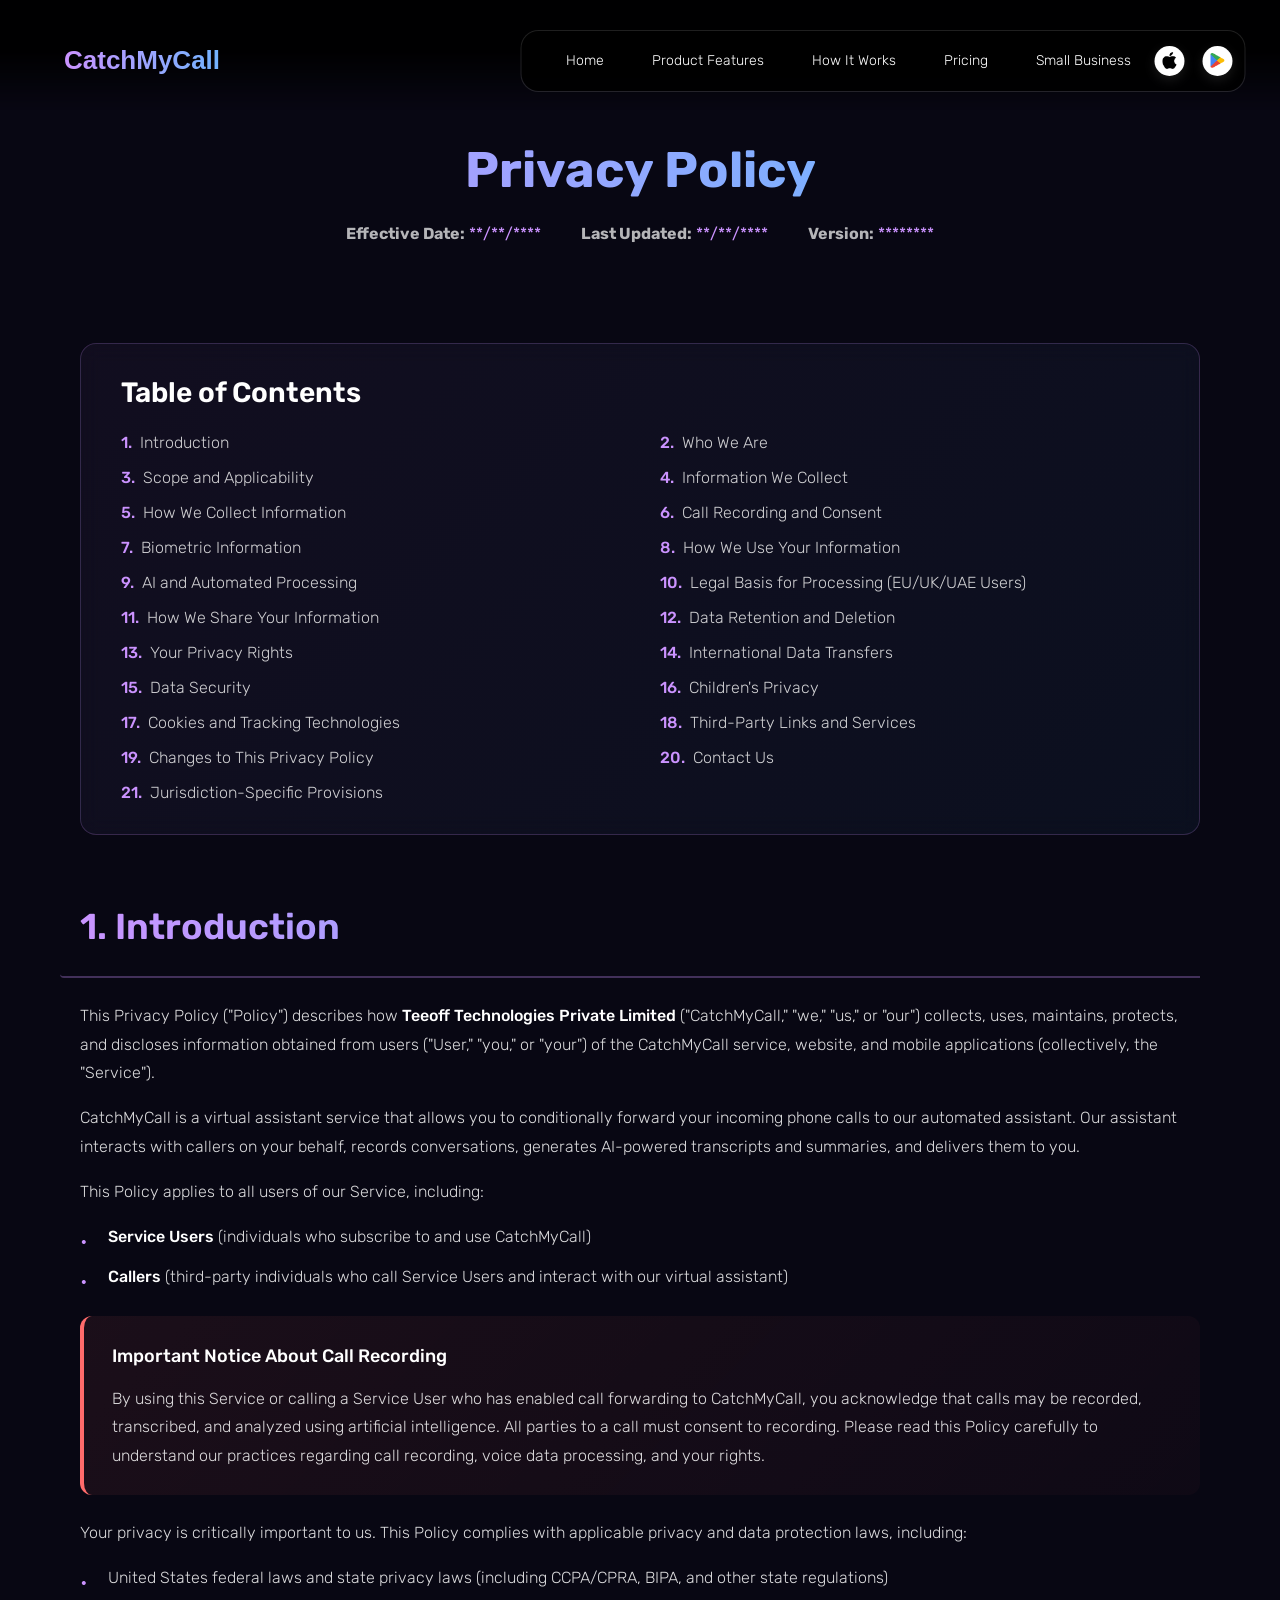
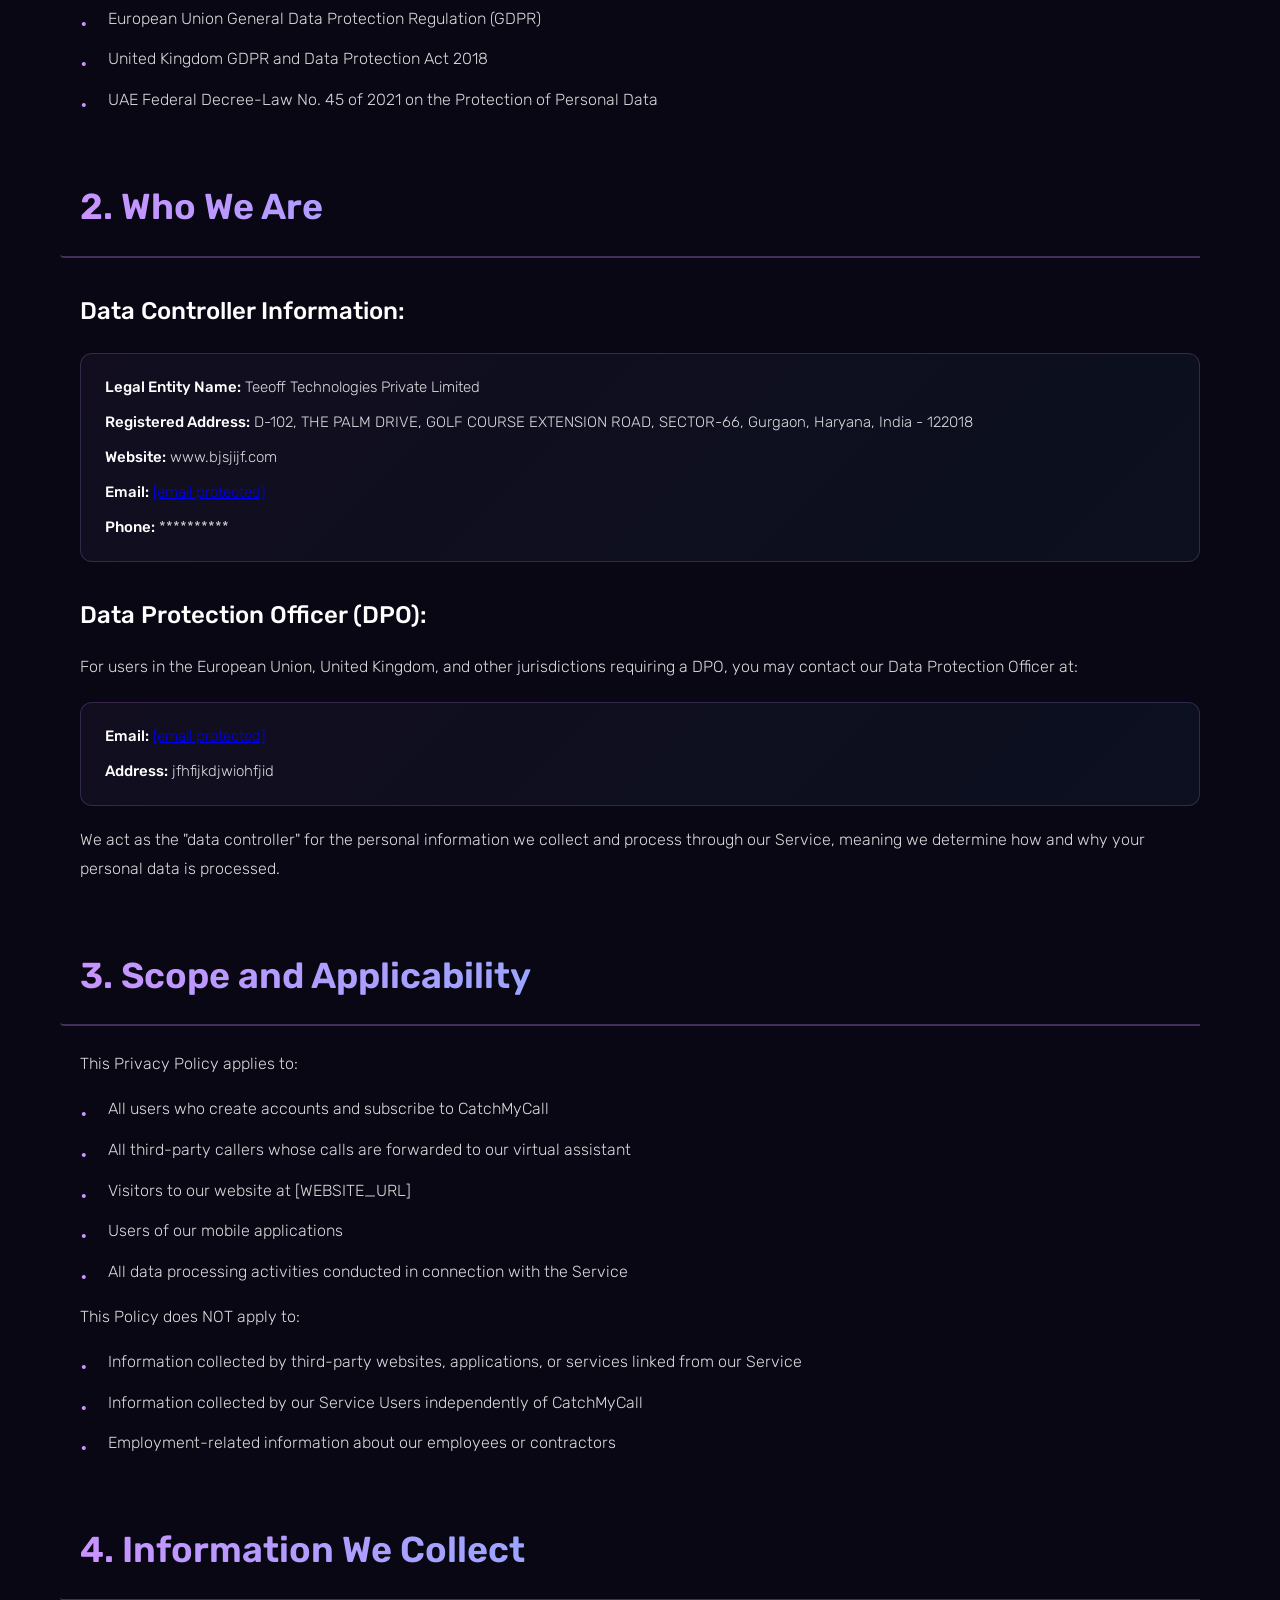
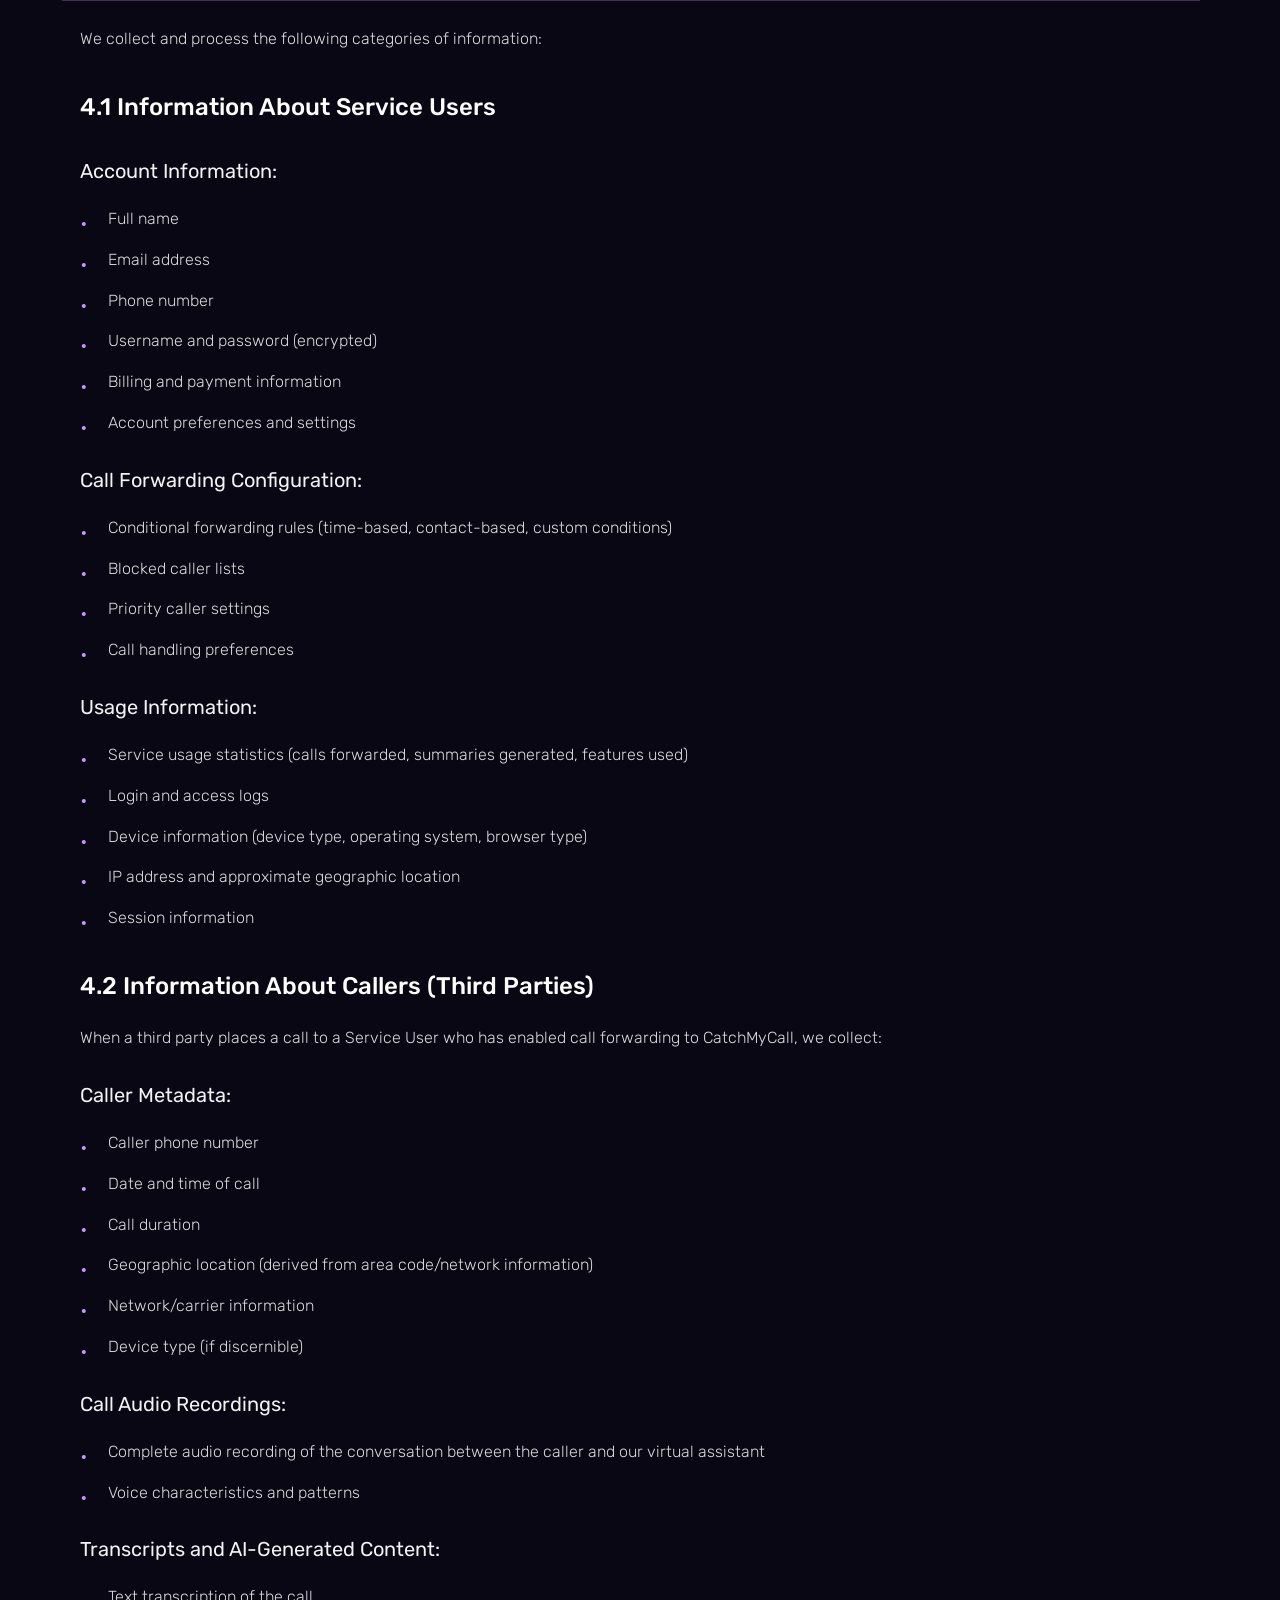
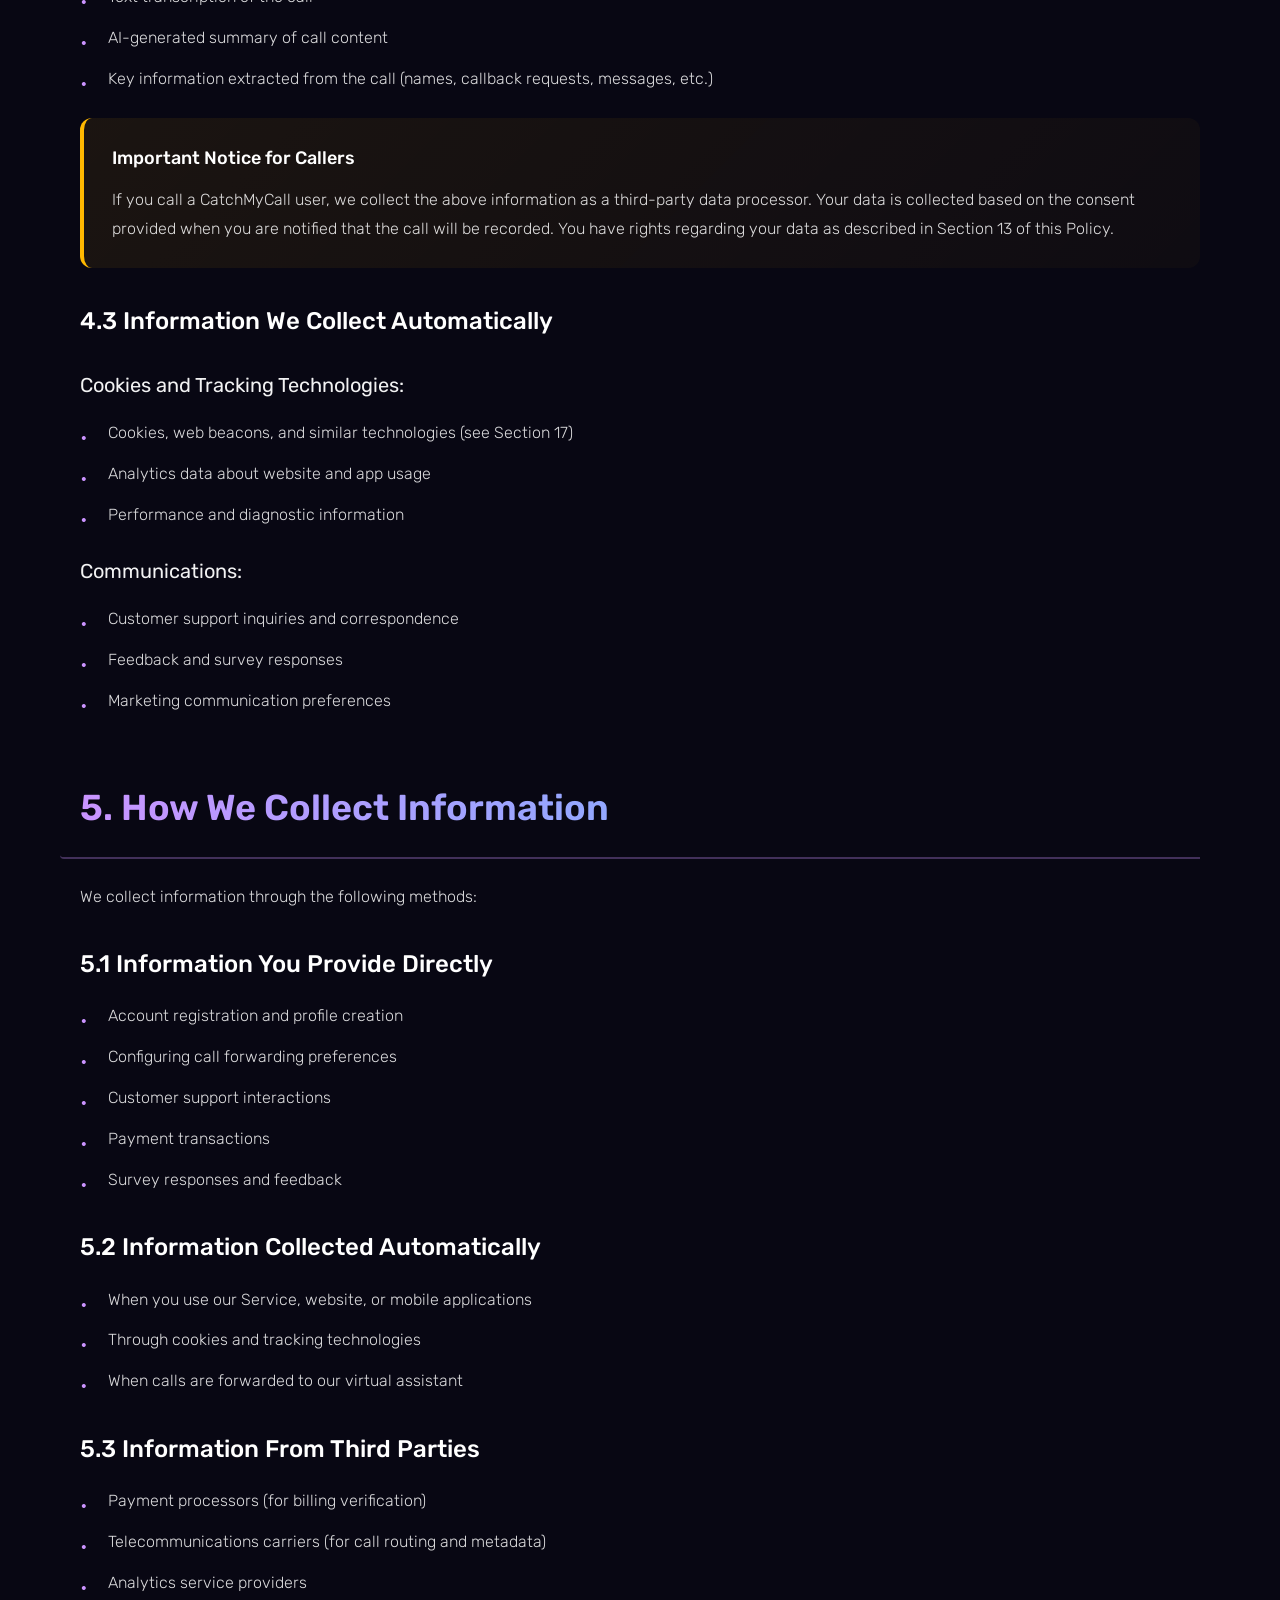
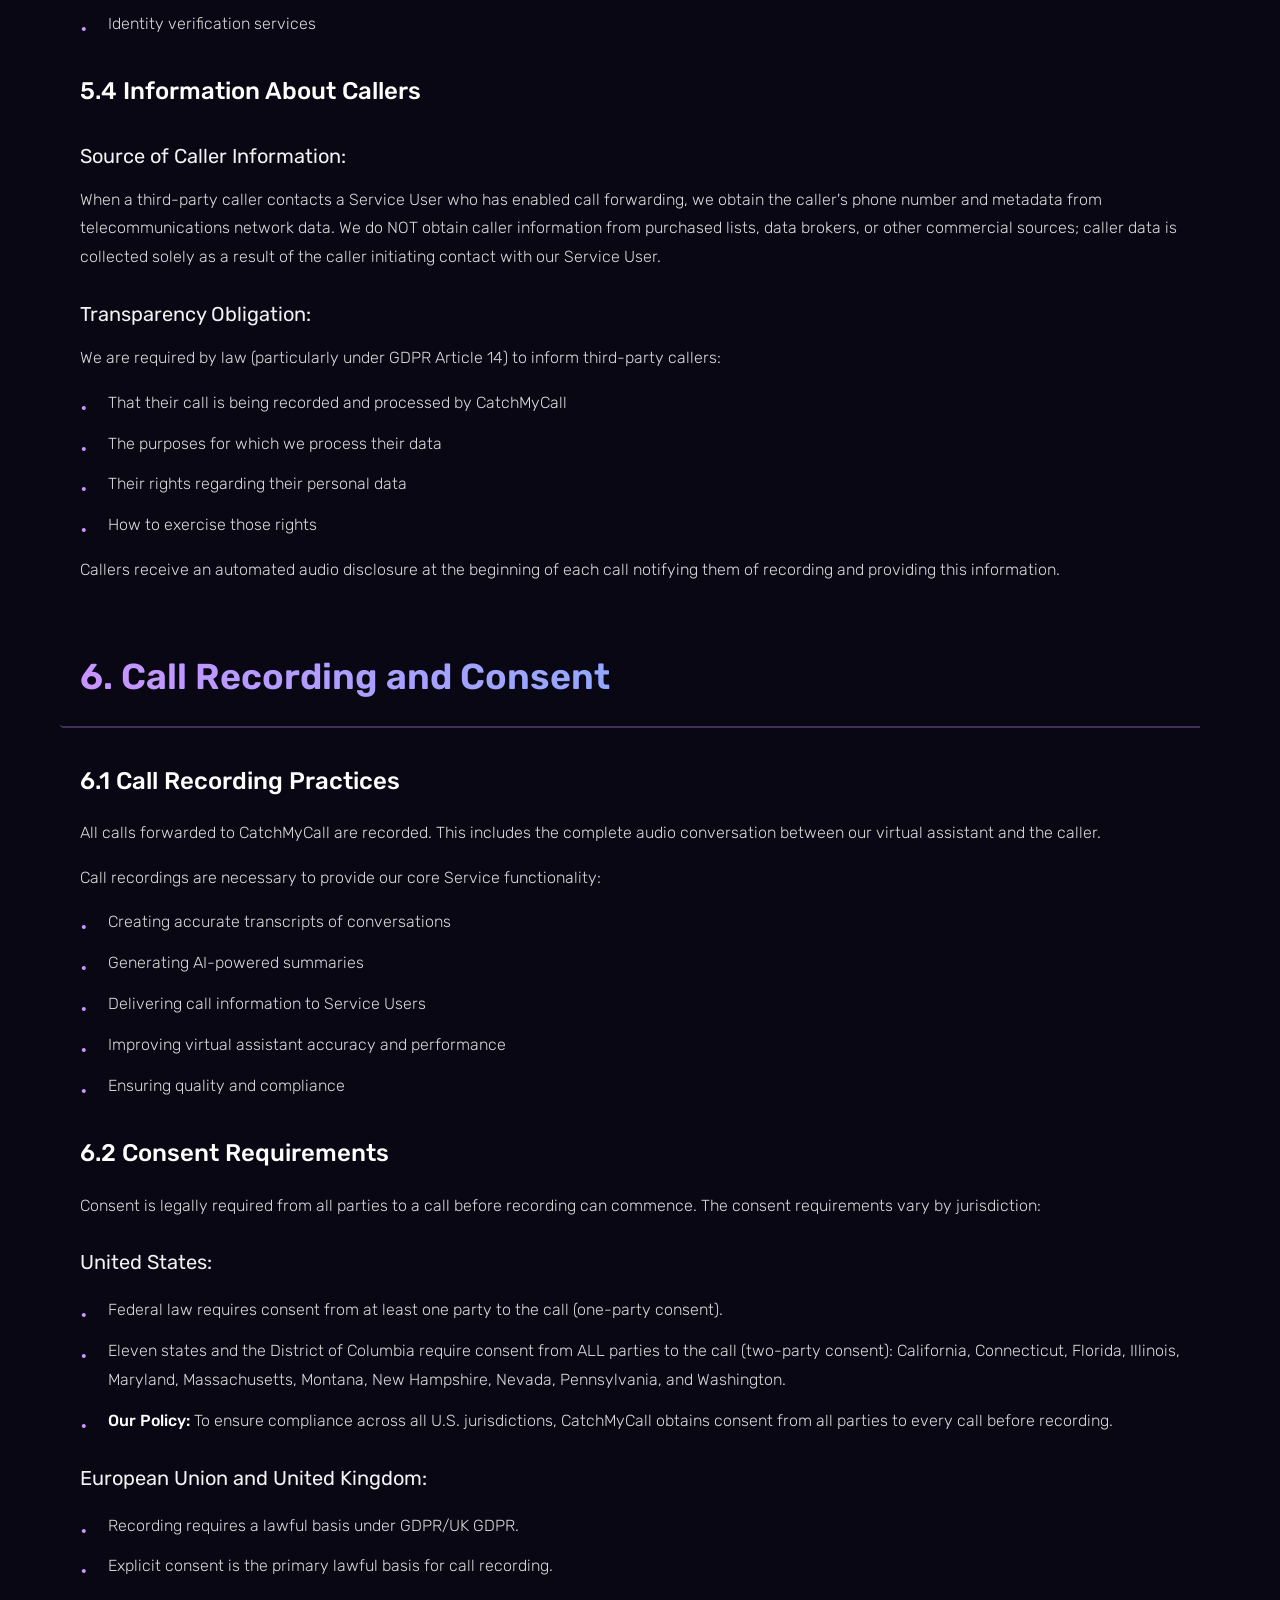
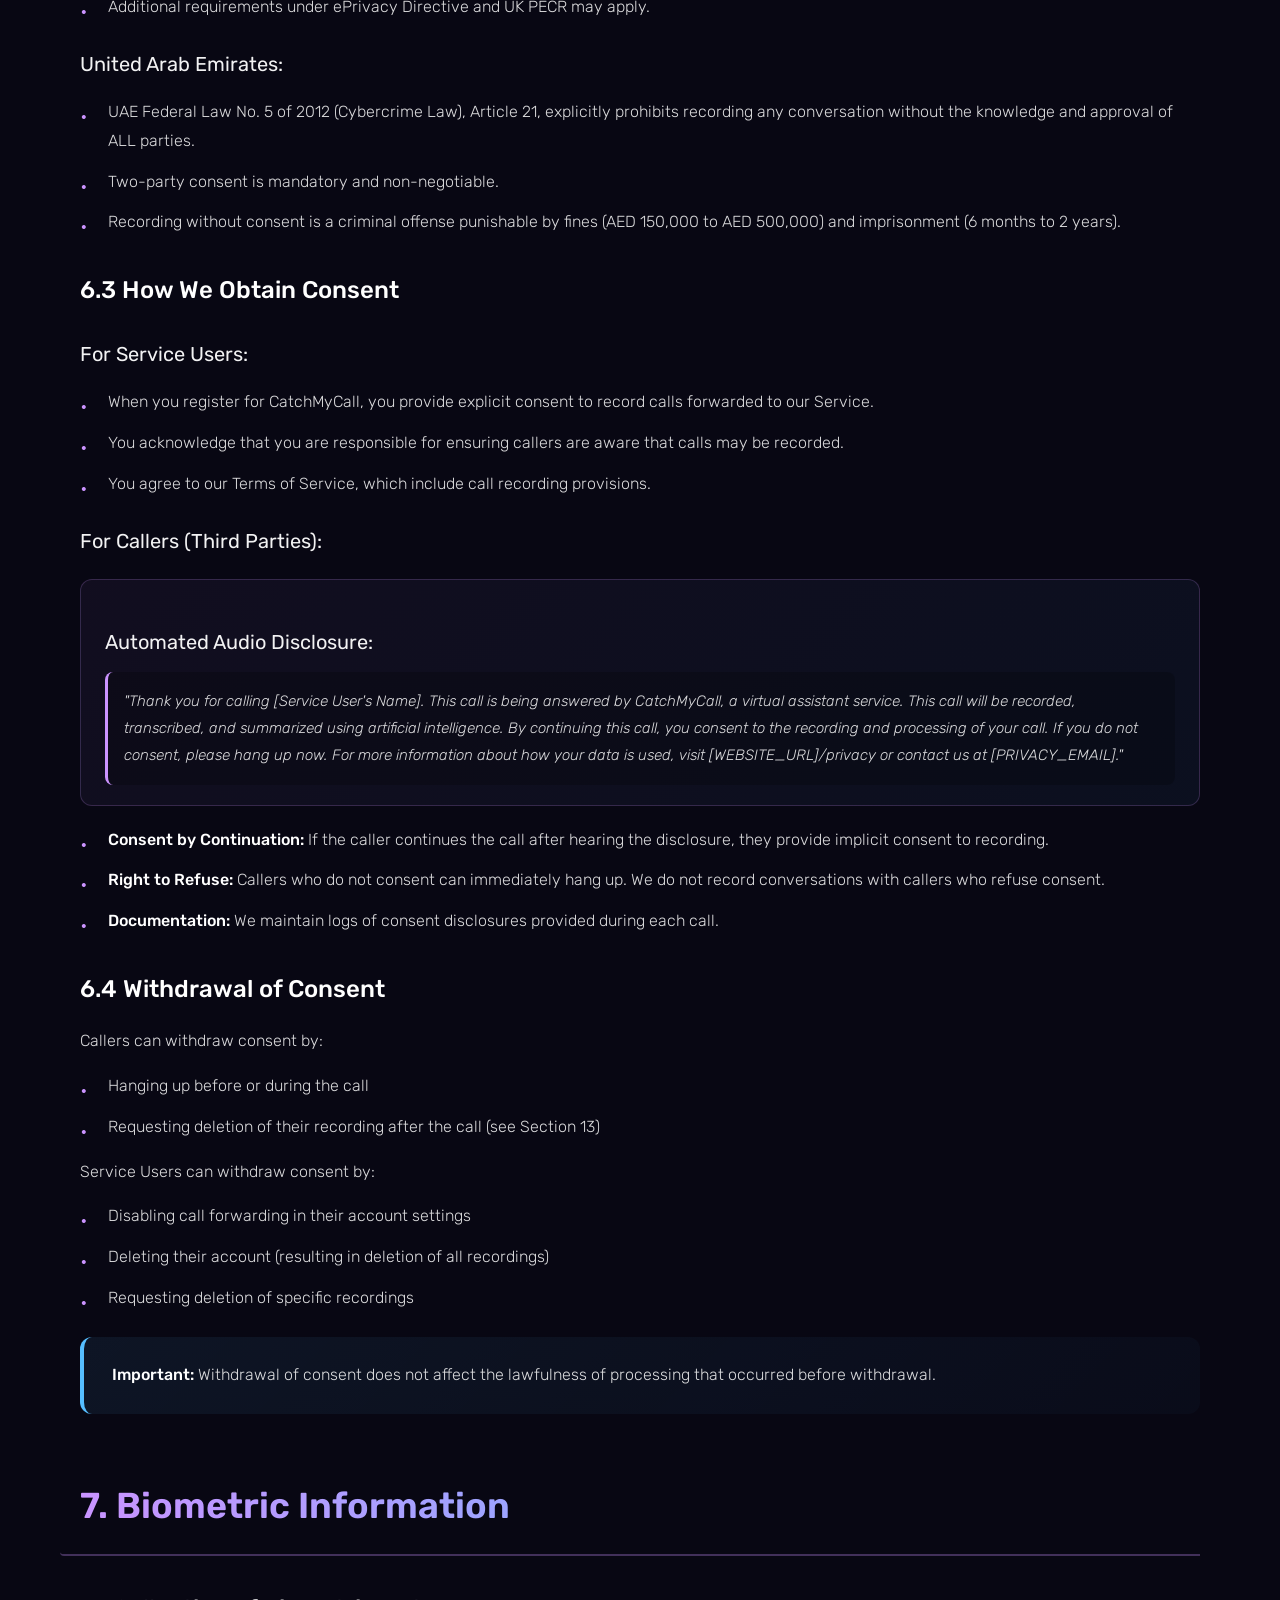
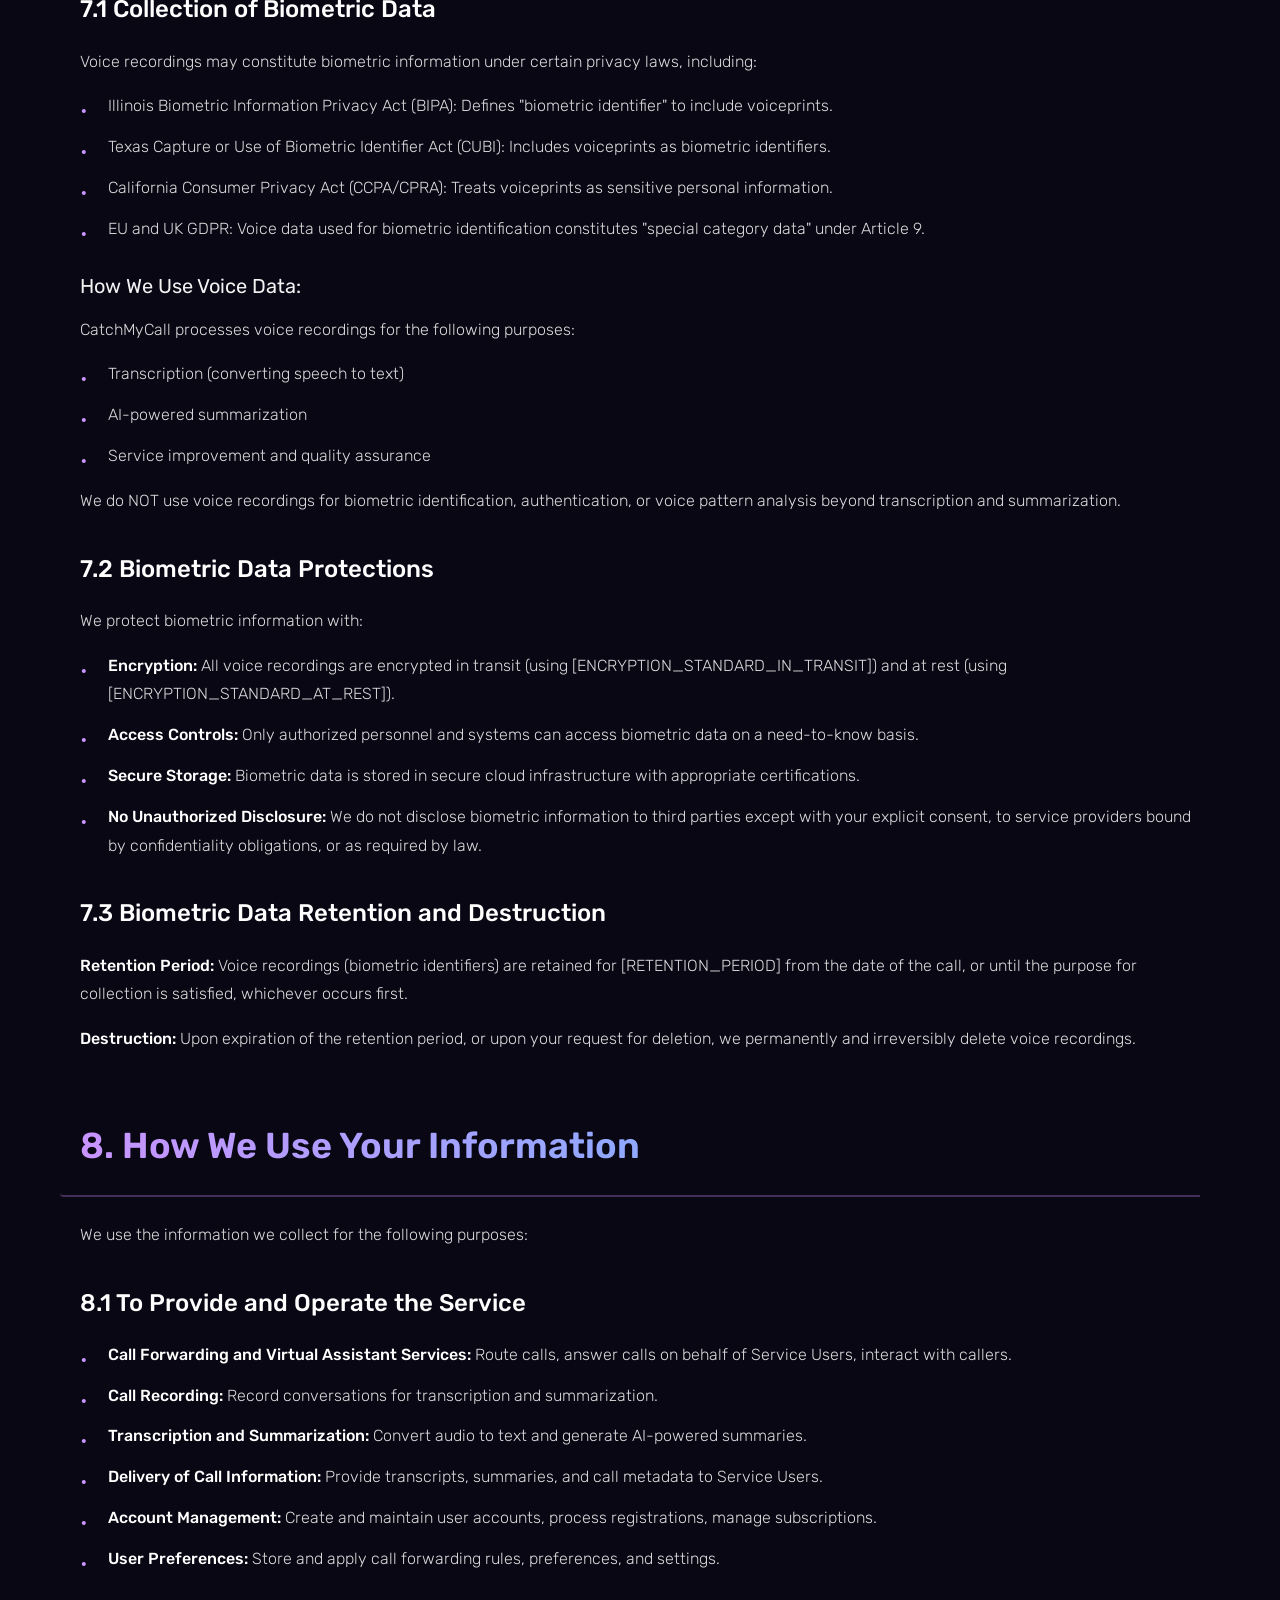
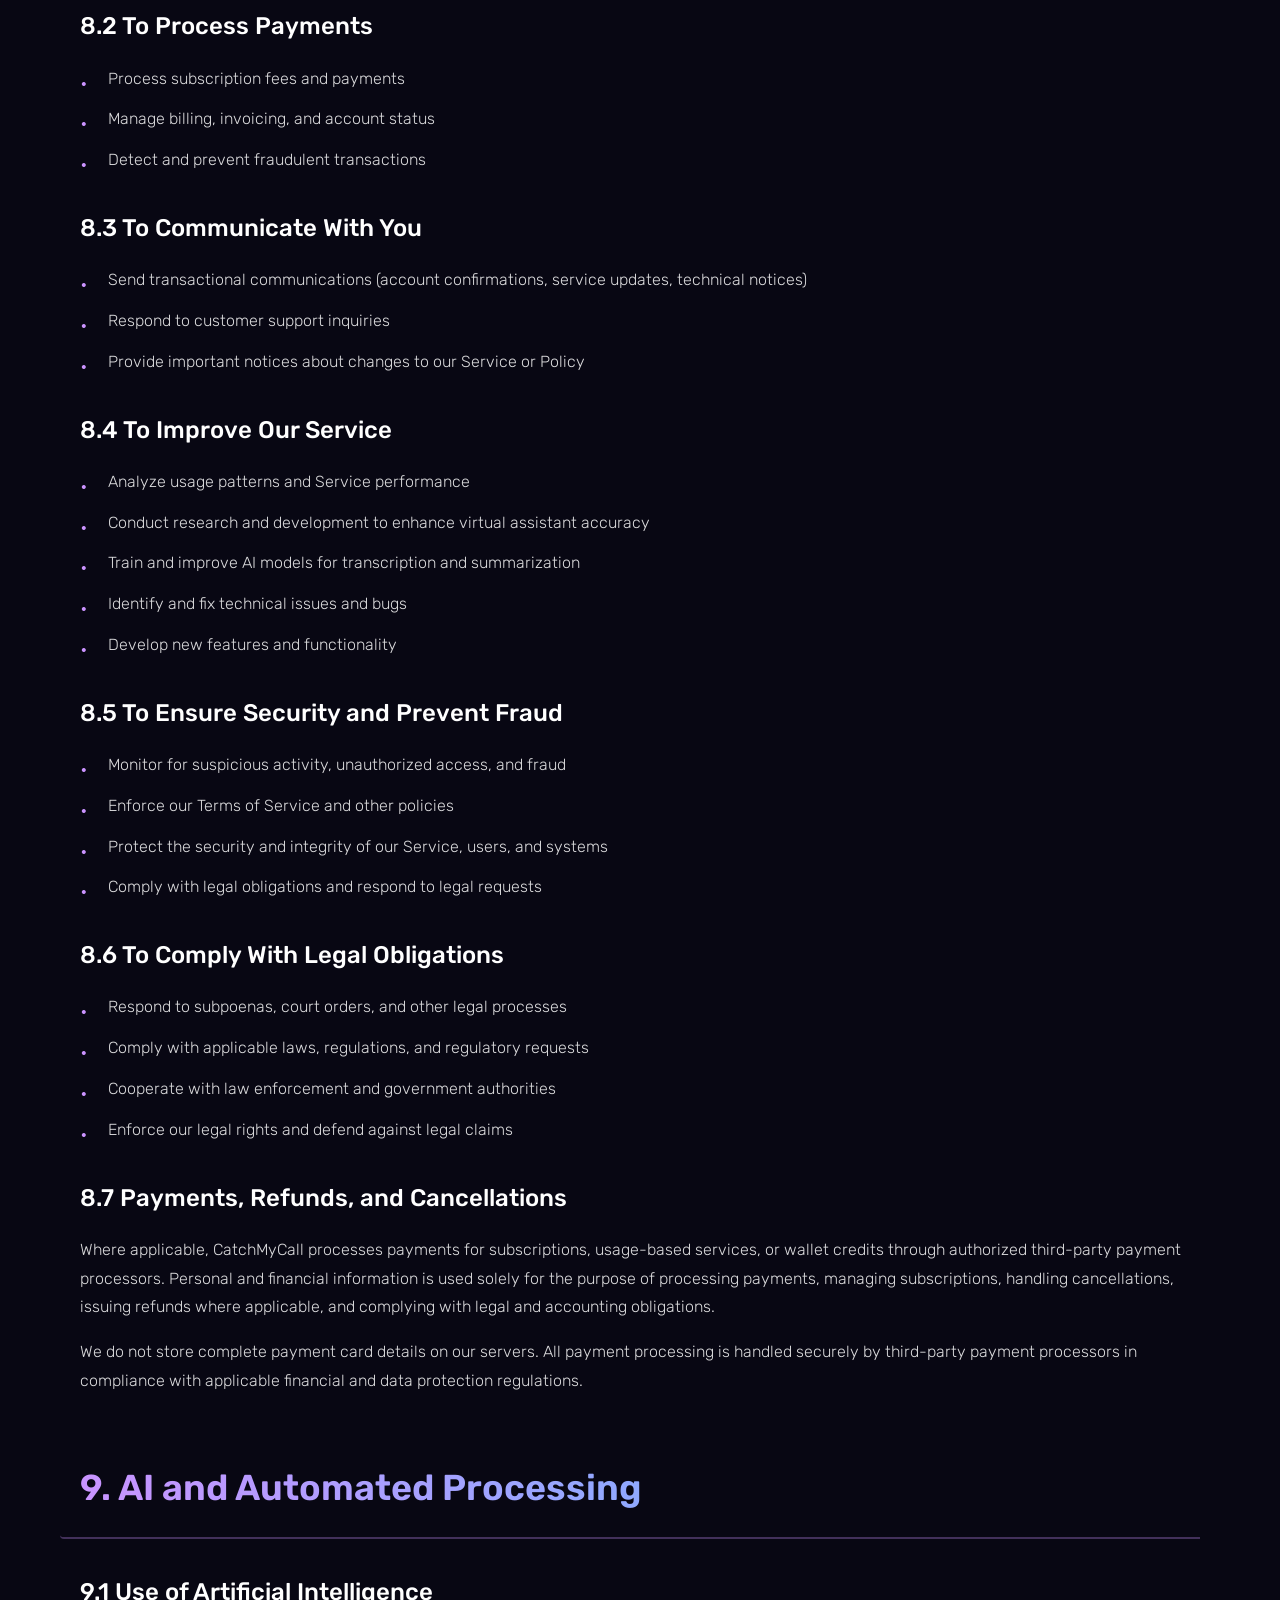
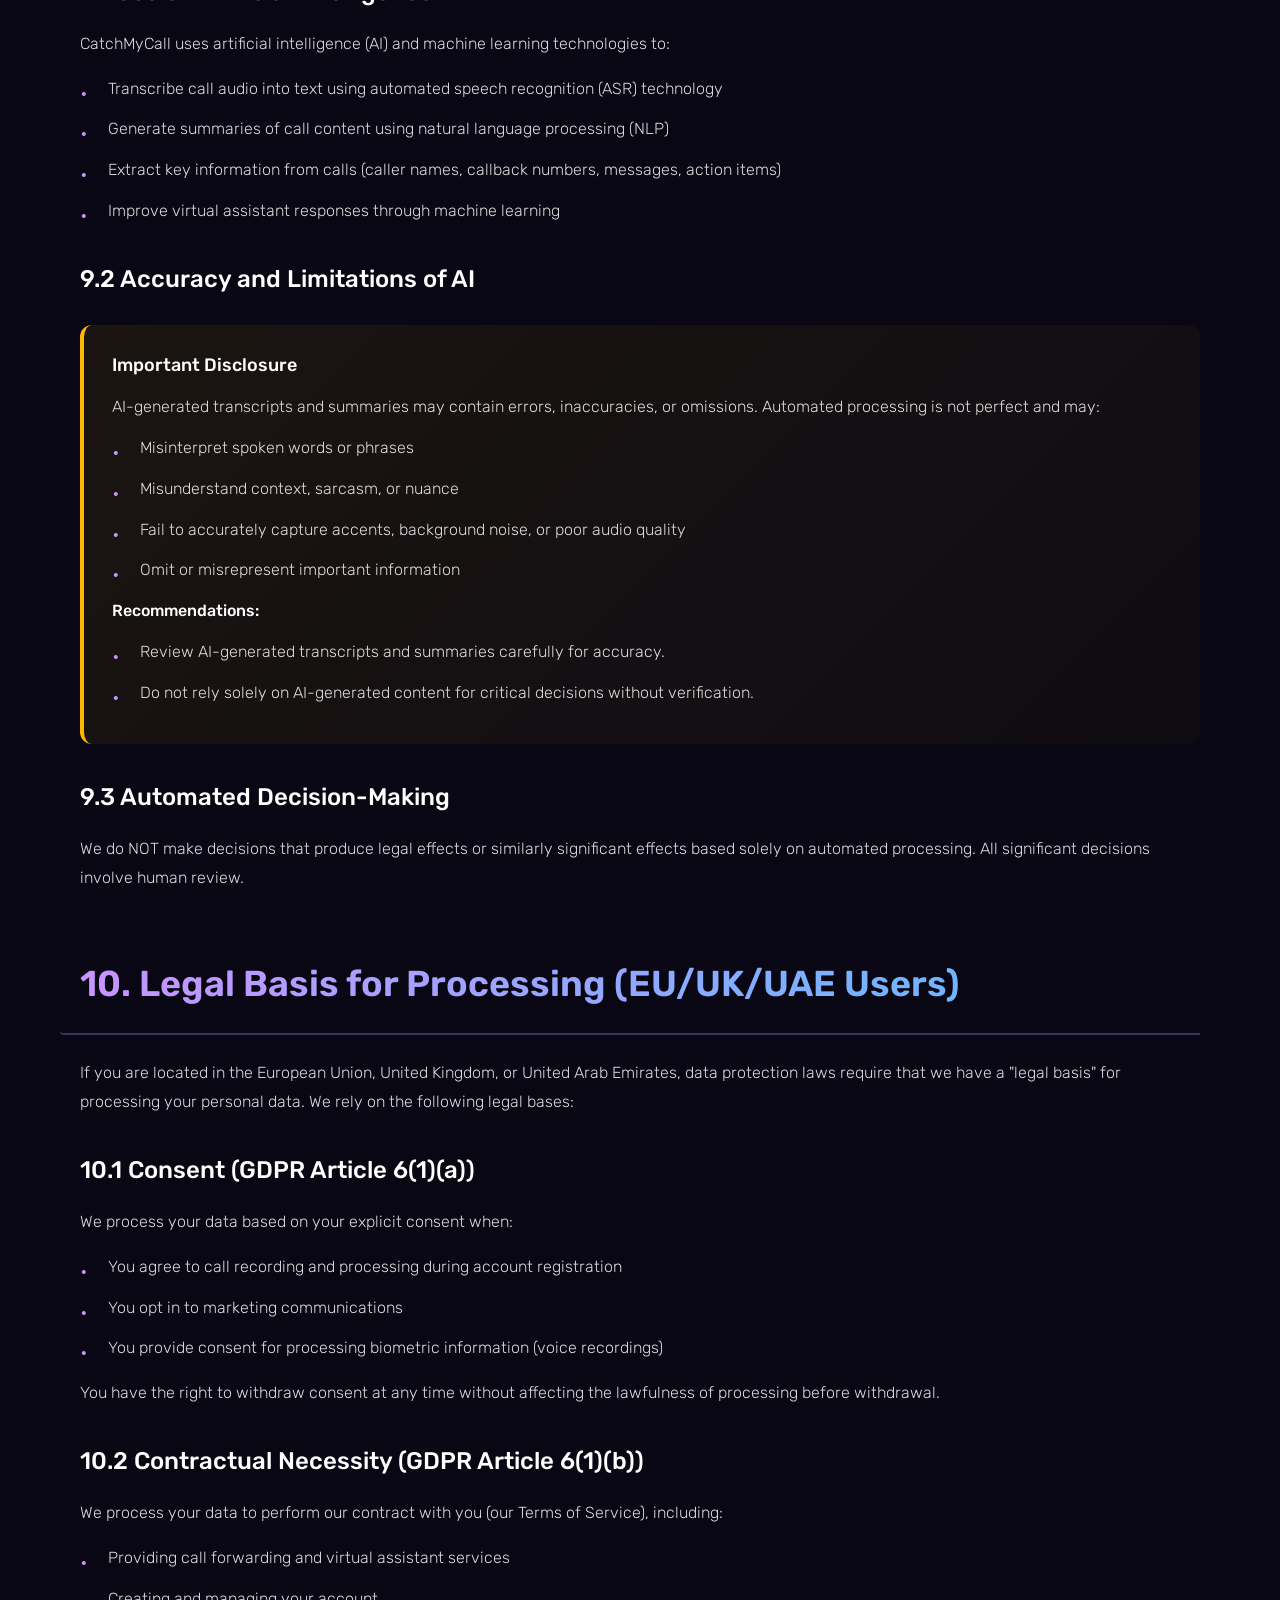
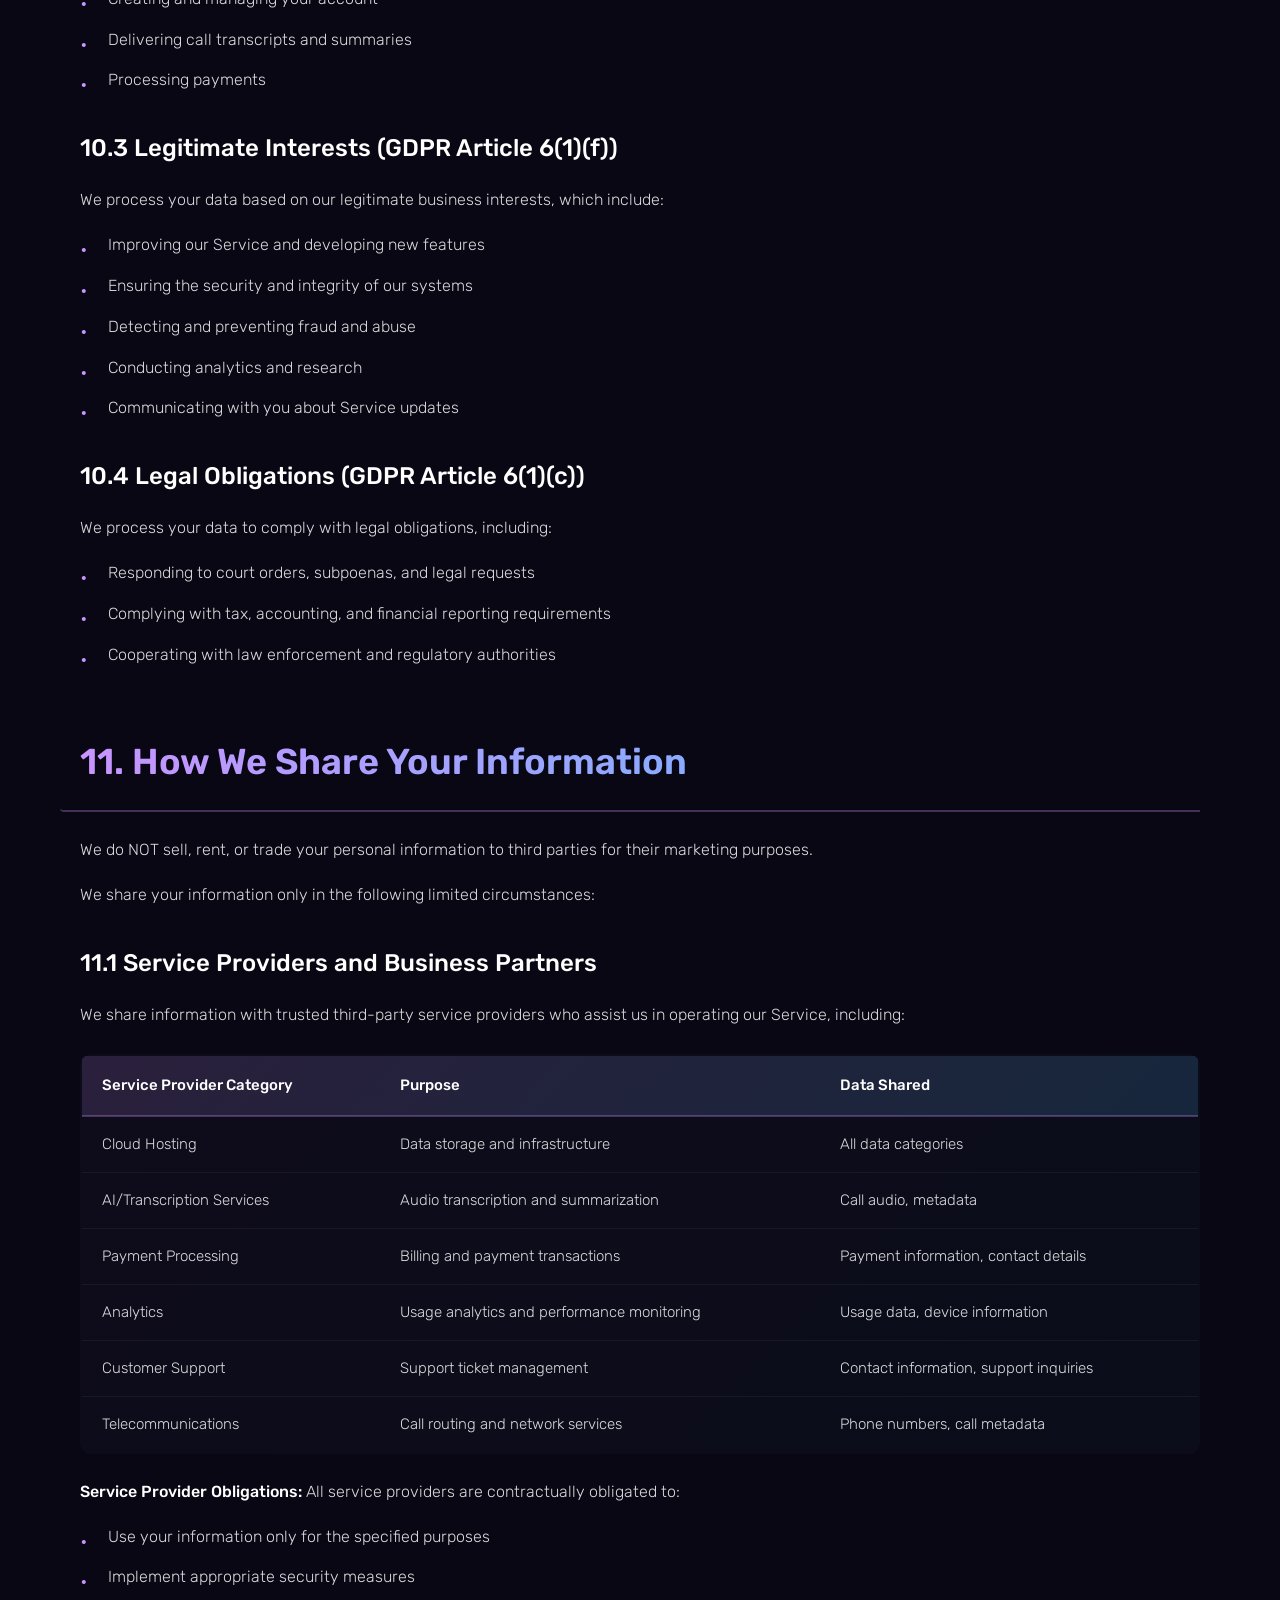
<file: privacy-policy.html>
<!DOCTYPE html>
<html lang="en">

<head>
  <meta name="viewport" content="width=device-width, initial-scale=1" />
  <meta charset="utf-8" />
  <meta name="description"
    content="CatchMyCall - Your Personal Call Assistant. AI-powered call handling for busy professionals, small businesses, and individuals." />
  <title>CatchMyCall - Your Personal Call Assistant</title>
  <!-- <link rel="stylesheet" href="globals.css" /> -->
  <link rel="stylesheet" href="style.css" />
    <link rel="stylesheet" href="privacypolicy.css" />

  <link rel="stylesheet" href="https://cdnjs.cloudflare.com/ajax/libs/font-awesome/6.5.0/css/all.min.css">
<style>
@import url('https://fonts.googleapis.com/css2?family=Rubik:ital,wght@0,300..900;1,300..900&display=swap');
</style>

</head>

<body>
  
  <!-- Mobile Navigation Bar -->
  <div class="mobile-nav-bar">

    <!-- Hamburger (Left) -->
    <div class="hamburger-menu" id="hamburgerMenu">
      <i class="fa-solid fa-bars"></i>
    </div>

    <!-- Logo (Center) -->
    <div class="mobile-logo">
      <p class="mobile-logo-text">CatchMyCall</p>
    </div>

  </div>

  <div class="mobile-nav-overlay" id="mobileNavOverlay">

    <div class="mobile-nav-content">

      <div class="mobile-nav-links">
        <a href="./index.html#home" class="mobile-nav-link">Home</a>
        <a href="./index.html#product-features" class="mobile-nav-link">Product Features</a>
        <a href="./index.html#how-it-works" class="mobile-nav-link">How It Works</a>
        <a href="./index.html#pricing" class="mobile-nav-link">Pricing</a>
        <a href="./index.html#small-business" class="mobile-nav-link">Small Business</a>
        <a href="./index.html#faqs" class="mobile-nav-link">What Our Clients Say</a>
        <a href="./index.html#faqs" class="mobile-nav-link">FAQs</a>
      </div>

      <div class="mobile-app-buttons">
        <a href="https://apps.apple.com/in/app/catchmycall/id6747666479" class="app-store-link" id="appStoreButton"><img
            src="images/Group 48099465.png"></a>
        <a href="https://play.google.com/store/apps/details?id=com.ai.catchmycall" class="play-store-link"
          id="playStoreButton"><img src="images/Group 48099464.png"></a>
      </div>

    </div>

  </div>

  <!-- Mobile Navigation Script -->
  <script>
    console.log("🚀 Mobile Navigation: Inline script starting...");

    const hamburgerMenu = document.getElementById("hamburgerMenu");
    const mobileNavOverlay = document.getElementById("mobileNavOverlay");
    const mobileNavLinks = document.querySelectorAll(".mobile-nav-link");

    console.log("📋 Elements check:");
    console.log("  - hamburgerMenu:", hamburgerMenu);
    console.log("  - mobileNavOverlay:", mobileNavOverlay);
    console.log("  - mobileNavLinks:", mobileNavLinks.length);

    if (!hamburgerMenu || !mobileNavOverlay) {
      console.error("❌ Required elements not found!");
      console.error("  - hamburgerMenu:", !!hamburgerMenu);
      console.error("  - mobileNavOverlay:", !!mobileNavOverlay);
    } else {
      const hamburgerIcon = hamburgerMenu.querySelector("i");
      console.log("  - hamburgerIcon:", hamburgerIcon);

      // Toggle menu on hamburger click
      hamburgerMenu.addEventListener("click", function () {
        console.log("🖱️ Hamburger clicked!");
        console.log("  - Before toggle:", mobileNavOverlay.className);

        // Toggle active class
        mobileNavOverlay.classList.toggle("active");

        console.log("  - After toggle:", mobileNavOverlay.className);
        console.log("  - Has active class:", mobileNavOverlay.classList.contains("active"));

        // Switch icon and lock body scroll
        if (mobileNavOverlay.classList.contains("active")) {
          console.log("✅ Opening menu");
          hamburgerIcon.classList.remove("fa-bars");
          hamburgerIcon.classList.add("fa-xmark");
          document.body.style.overflow = "hidden";
        } else {
          console.log("❌ Closing menu");
          hamburgerIcon.classList.remove("fa-xmark");
          hamburgerIcon.classList.add("fa-bars");
          document.body.style.overflow = "";
        }

        // Log computed styles
        const styles = window.getComputedStyle(mobileNavOverlay);
        console.log("📊 Overlay computed styles:");
        console.log("  - display:", styles.display);
        console.log("  - opacity:", styles.opacity);
        console.log("  - visibility:", styles.visibility);
        console.log("  - z-index:", styles.zIndex);
        console.log("  - position:", styles.position);
        console.log("  - top:", styles.top);
        console.log("  - left:", styles.left);
        console.log("  - width:", styles.width);
        console.log("  - height:", styles.height);
      });

      // Close menu when clicking a link
      mobileNavLinks.forEach(link => {
        link.addEventListener("click", function () {
          console.log("🔗 Nav link clicked");
          mobileNavOverlay.classList.remove("active");
          hamburgerIcon.classList.remove("fa-xmark");
          hamburgerIcon.classList.add("fa-bars");
          document.body.style.overflow = "";

          // Update active state
          mobileNavLinks.forEach(l => l.classList.remove("active"));
          this.classList.add("active");
        });
      });

      console.log("✅ Mobile navigation initialized successfully!");
    }
  </script>

    <section class="navigation">
      <div class="navigation-div">
        <a href="./index.html" class="logo" aria-label="CatchMyCall home">CatchMyCall</a>
        <nav class="navigation-bar" aria-label="Main navigation">

          <div class="nav-links-container">
            <a href="./index.html" class="nav-link active">Home</a>
            <a href="#product-features" class="nav-link">Product Features</a>
            <a href="#how-it-works" class="nav-link">How It Works</a>
            <a href="#pricing" class="nav-link">Pricing</a>
            <a href="#small-business" class="nav-link">Small Business</a>

            <div class="nav-app-buttons">
  <a href="#" class="nav-app-btn" aria-label="Download on App Store">
    <img src="images/apple-icon.png" alt="App Store" class="app-icon">
  </a>
  <a href="#" class="nav-app-btn" aria-label="Get on Google Play">
    <img src="images/google-play-icon.png" alt="Play Store" class="app-icon">
  </a>
</div>
          </div>
        </nav>
      </div>
    </section>

  <!-- Privacy Policy Section - Insert between navigation and footer -->
<main class="privacy-policy-main">
  <div class="privacy-container">
    <!-- Header -->
    <header class="privacy-header">
      <h1 class="privacy-main-title">Privacy Policy</h1>
      <div class="privacy-meta">
        <p><strong>Effective Date:</strong> <span class="highlight">**/**/****</span></p>
        <p><strong>Last Updated:</strong> <span class="highlight">**/**/****</span></p>
        <p><strong>Version:</strong> <span class="highlight">********</span></p>
      </div>
    </header>

    <!-- Table of Contents -->
    <nav class="privacy-toc" aria-label="Table of Contents">
      <h2 class="toc-title">Table of Contents</h2>
      <ol class="toc-list">
        <li><a href="#introduction">Introduction</a></li>
        <li><a href="#who-we-are">Who We Are</a></li>
        <li><a href="#scope">Scope and Applicability</a></li>
        <li><a href="#information-collect">Information We Collect</a></li>
        <li><a href="#how-collect">How We Collect Information</a></li>
        <li><a href="#call-recording">Call Recording and Consent</a></li>
        <li><a href="#biometric">Biometric Information</a></li>
        <li><a href="#how-use">How We Use Your Information</a></li>
        <li><a href="#ai-processing">AI and Automated Processing</a></li>
        <li><a href="#legal-basis">Legal Basis for Processing (EU/UK/UAE Users)</a></li>
        <li><a href="#how-share">How We Share Your Information</a></li>
        <li><a href="#data-retention">Data Retention and Deletion</a></li>
        <li><a href="#privacy-rights">Your Privacy Rights</a></li>
        <li><a href="#international-transfers">International Data Transfers</a></li>
        <li><a href="#data-security">Data Security</a></li>
        <li><a href="#children">Children's Privacy</a></li>
        <li><a href="#cookies">Cookies and Tracking Technologies</a></li>
        <li><a href="#third-party">Third-Party Links and Services</a></li>
        <li><a href="#changes">Changes to This Privacy Policy</a></li>
        <li><a href="#contact">Contact Us</a></li>
        <li><a href="#jurisdiction">Jurisdiction-Specific Provisions</a></li>
      </ol>
    </nav>

    <!-- Main Content -->
    <div class="privacy-content">
      
      <!-- Section 1: Introduction -->
      <section id="introduction" class="privacy-section">
        <h2 class="section-title">1. Introduction</h2>
        <p>This Privacy Policy ("Policy") describes how <strong>Teeoff Technologies Private Limited</strong> ("CatchMyCall," "we," "us," or "our") collects, uses, maintains, protects, and discloses information obtained from users ("User," "you," or "your") of the CatchMyCall service, website, and mobile applications (collectively, the "Service").</p>
        
        <p>CatchMyCall is a virtual assistant service that allows you to conditionally forward your incoming phone calls to our automated assistant. Our assistant interacts with callers on your behalf, records conversations, generates AI-powered transcripts and summaries, and delivers them to you.</p>
        
        <p>This Policy applies to all users of our Service, including:</p>
        <ul>
          <li><strong>Service Users</strong> (individuals who subscribe to and use CatchMyCall)</li>
          <li><strong>Callers</strong> (third-party individuals who call Service Users and interact with our virtual assistant)</li>
        </ul>
        
        <div class="notice-box important">
          <h3 class="notice-title">Important Notice About Call Recording</h3>
          <p>By using this Service or calling a Service User who has enabled call forwarding to CatchMyCall, you acknowledge that calls may be recorded, transcribed, and analyzed using artificial intelligence. All parties to a call must consent to recording. Please read this Policy carefully to understand our practices regarding call recording, voice data processing, and your rights.</p>
        </div>
        
        <p>Your privacy is critically important to us. This Policy complies with applicable privacy and data protection laws, including:</p>
        <ul>
          <li>United States federal laws and state privacy laws (including CCPA/CPRA, BIPA, and other state regulations)</li>
          <li>European Union General Data Protection Regulation (GDPR)</li>
          <li>United Kingdom GDPR and Data Protection Act 2018</li>
          <li>UAE Federal Decree-Law No. 45 of 2021 on the Protection of Personal Data</li>
        </ul>
      </section>

      <!-- Section 2: Who We Are -->
      <section id="who-we-are" class="privacy-section">
        <h2 class="section-title">2. Who We Are</h2>
        
        <h3 class="subsection-title">Data Controller Information:</h3>
        <div class="info-box">
          <p><strong>Legal Entity Name:</strong> Teeoff Technologies Private Limited</p>
          <p><strong>Registered Address:</strong> D-102, THE PALM DRIVE, GOLF COURSE EXTENSION ROAD, SECTOR-66, Gurgaon, Haryana, India - 122018</p>
          <p><strong>Website:</strong> www.bjsjijf.com</p>
          <p><strong>Email:</strong> <a href="/cdn-cgi/l/email-protection" class="__cf_email__" data-cfemail="e3828180a3848e828a8fcd808c8e">[email&#160;protected]</a></p>
          <p><strong>Phone:</strong> **********</p>
        </div>
        
        <h3 class="subsection-title">Data Protection Officer (DPO):</h3>
        <p>For users in the European Union, United Kingdom, and other jurisdictions requiring a DPO, you may contact our Data Protection Officer at:</p>
        <div class="info-box">
          <p><strong>Email:</strong> <a href="/cdn-cgi/l/email-protection" class="__cf_email__" data-cfemail="c1a0a3a281a6aca0a8adefa2aeac">[email&#160;protected]</a></p>
          <p><strong>Address:</strong> jfhfijkdjwiohfjid</p>
        </div>
        
        <p>We act as the "data controller" for the personal information we collect and process through our Service, meaning we determine how and why your personal data is processed.</p>
      </section>

      <!-- Section 3: Scope and Applicability -->
      <section id="scope" class="privacy-section">
        <h2 class="section-title">3. Scope and Applicability</h2>
        
        <p>This Privacy Policy applies to:</p>
        <ul>
          <li>All users who create accounts and subscribe to CatchMyCall</li>
          <li>All third-party callers whose calls are forwarded to our virtual assistant</li>
          <li>Visitors to our website at [WEBSITE_URL]</li>
          <li>Users of our mobile applications</li>
          <li>All data processing activities conducted in connection with the Service</li>
        </ul>
        
        <p>This Policy does NOT apply to:</p>
        <ul>
          <li>Information collected by third-party websites, applications, or services linked from our Service</li>
          <li>Information collected by our Service Users independently of CatchMyCall</li>
          <li>Employment-related information about our employees or contractors</li>
        </ul>
      </section>

      <!-- Section 4: Information We Collect -->
      <section id="information-collect" class="privacy-section">
        <h2 class="section-title">4. Information We Collect</h2>
        <p>We collect and process the following categories of information:</p>
        
        <h3 class="subsection-title">4.1 Information About Service Users</h3>
        
        <h4 class="sub-subsection-title">Account Information:</h4>
        <ul>
          <li>Full name</li>
          <li>Email address</li>
          <li>Phone number</li>
          <li>Username and password (encrypted)</li>
          <li>Billing and payment information</li>
          <li>Account preferences and settings</li>
        </ul>
        
        <h4 class="sub-subsection-title">Call Forwarding Configuration:</h4>
        <ul>
          <li>Conditional forwarding rules (time-based, contact-based, custom conditions)</li>
          <li>Blocked caller lists</li>
          <li>Priority caller settings</li>
          <li>Call handling preferences</li>
        </ul>
        
        <h4 class="sub-subsection-title">Usage Information:</h4>
        <ul>
          <li>Service usage statistics (calls forwarded, summaries generated, features used)</li>
          <li>Login and access logs</li>
          <li>Device information (device type, operating system, browser type)</li>
          <li>IP address and approximate geographic location</li>
          <li>Session information</li>
        </ul>
        
        <h3 class="subsection-title">4.2 Information About Callers (Third Parties)</h3>
        <p>When a third party places a call to a Service User who has enabled call forwarding to CatchMyCall, we collect:</p>
        
        <h4 class="sub-subsection-title">Caller Metadata:</h4>
        <ul>
          <li>Caller phone number</li>
          <li>Date and time of call</li>
          <li>Call duration</li>
          <li>Geographic location (derived from area code/network information)</li>
          <li>Network/carrier information</li>
          <li>Device type (if discernible)</li>
        </ul>
        
        <h4 class="sub-subsection-title">Call Audio Recordings:</h4>
        <ul>
          <li>Complete audio recording of the conversation between the caller and our virtual assistant</li>
          <li>Voice characteristics and patterns</li>
        </ul>
        
        <h4 class="sub-subsection-title">Transcripts and AI-Generated Content:</h4>
        <ul>
          <li>Text transcription of the call</li>
          <li>AI-generated summary of call content</li>
          <li>Key information extracted from the call (names, callback requests, messages, etc.)</li>
        </ul>
        
        <div class="notice-box warning">
          <h4 class="notice-title">Important Notice for Callers</h4>
          <p>If you call a CatchMyCall user, we collect the above information as a third-party data processor. Your data is collected based on the consent provided when you are notified that the call will be recorded. You have rights regarding your data as described in Section 13 of this Policy.</p>
        </div>
        
        <h3 class="subsection-title">4.3 Information We Collect Automatically</h3>
        
        <h4 class="sub-subsection-title">Cookies and Tracking Technologies:</h4>
        <ul>
          <li>Cookies, web beacons, and similar technologies (see Section 17)</li>
          <li>Analytics data about website and app usage</li>
          <li>Performance and diagnostic information</li>
        </ul>
        
        <h4 class="sub-subsection-title">Communications:</h4>
        <ul>
          <li>Customer support inquiries and correspondence</li>
          <li>Feedback and survey responses</li>
          <li>Marketing communication preferences</li>
        </ul>
      </section>

      <!-- Section 5: How We Collect Information -->
      <section id="how-collect" class="privacy-section">
        <h2 class="section-title">5. How We Collect Information</h2>
        <p>We collect information through the following methods:</p>
        
        <h3 class="subsection-title">5.1 Information You Provide Directly</h3>
        <ul>
          <li>Account registration and profile creation</li>
          <li>Configuring call forwarding preferences</li>
          <li>Customer support interactions</li>
          <li>Payment transactions</li>
          <li>Survey responses and feedback</li>
        </ul>
        
        <h3 class="subsection-title">5.2 Information Collected Automatically</h3>
        <ul>
          <li>When you use our Service, website, or mobile applications</li>
          <li>Through cookies and tracking technologies</li>
          <li>When calls are forwarded to our virtual assistant</li>
        </ul>
        
        <h3 class="subsection-title">5.3 Information From Third Parties</h3>
        <ul>
          <li>Payment processors (for billing verification)</li>
          <li>Telecommunications carriers (for call routing and metadata)</li>
          <li>Analytics service providers</li>
          <li>Identity verification services</li>
        </ul>
        
        <h3 class="subsection-title">5.4 Information About Callers</h3>
        
        <h4 class="sub-subsection-title">Source of Caller Information:</h4>
        <p>When a third-party caller contacts a Service User who has enabled call forwarding, we obtain the caller's phone number and metadata from telecommunications network data. We do NOT obtain caller information from purchased lists, data brokers, or other commercial sources; caller data is collected solely as a result of the caller initiating contact with our Service User.</p>
        
        <h4 class="sub-subsection-title">Transparency Obligation:</h4>
        <p>We are required by law (particularly under GDPR Article 14) to inform third-party callers:</p>
        <ul>
          <li>That their call is being recorded and processed by CatchMyCall</li>
          <li>The purposes for which we process their data</li>
          <li>Their rights regarding their personal data</li>
          <li>How to exercise those rights</li>
        </ul>
        <p>Callers receive an automated audio disclosure at the beginning of each call notifying them of recording and providing this information.</p>
      </section>

      <!-- Section 6: Call Recording and Consent -->
      <section id="call-recording" class="privacy-section">
        <h2 class="section-title">6. Call Recording and Consent</h2>
        
        <h3 class="subsection-title">6.1 Call Recording Practices</h3>
        <p>All calls forwarded to CatchMyCall are recorded. This includes the complete audio conversation between our virtual assistant and the caller.</p>
        
        <p>Call recordings are necessary to provide our core Service functionality:</p>
        <ul>
          <li>Creating accurate transcripts of conversations</li>
          <li>Generating AI-powered summaries</li>
          <li>Delivering call information to Service Users</li>
          <li>Improving virtual assistant accuracy and performance</li>
          <li>Ensuring quality and compliance</li>
        </ul>
        
        <h3 class="subsection-title">6.2 Consent Requirements</h3>
        <p>Consent is legally required from all parties to a call before recording can commence. The consent requirements vary by jurisdiction:</p>
        
        <h4 class="sub-subsection-title">United States:</h4>
        <ul>
          <li>Federal law requires consent from at least one party to the call (one-party consent).</li>
          <li>Eleven states and the District of Columbia require consent from ALL parties to the call (two-party consent): California, Connecticut, Florida, Illinois, Maryland, Massachusetts, Montana, New Hampshire, Nevada, Pennsylvania, and Washington.</li>
          <li><strong>Our Policy:</strong> To ensure compliance across all U.S. jurisdictions, CatchMyCall obtains consent from all parties to every call before recording.</li>
        </ul>
        
        <h4 class="sub-subsection-title">European Union and United Kingdom:</h4>
        <ul>
          <li>Recording requires a lawful basis under GDPR/UK GDPR.</li>
          <li>Explicit consent is the primary lawful basis for call recording.</li>
          <li>Additional requirements under ePrivacy Directive and UK PECR may apply.</li>
        </ul>
        
        <h4 class="sub-subsection-title">United Arab Emirates:</h4>
        <ul>
          <li>UAE Federal Law No. 5 of 2012 (Cybercrime Law), Article 21, explicitly prohibits recording any conversation without the knowledge and approval of ALL parties.</li>
          <li>Two-party consent is mandatory and non-negotiable.</li>
          <li>Recording without consent is a criminal offense punishable by fines (AED 150,000 to AED 500,000) and imprisonment (6 months to 2 years).</li>
        </ul>
        
        <h3 class="subsection-title">6.3 How We Obtain Consent</h3>
        
        <h4 class="sub-subsection-title">For Service Users:</h4>
        <ul>
          <li>When you register for CatchMyCall, you provide explicit consent to record calls forwarded to our Service.</li>
          <li>You acknowledge that you are responsible for ensuring callers are aware that calls may be recorded.</li>
          <li>You agree to our Terms of Service, which include call recording provisions.</li>
        </ul>
        
        <h4 class="sub-subsection-title">For Callers (Third Parties):</h4>
        <div class="info-box">
          <h5 class="sub-subsection-title">Automated Audio Disclosure:</h5>
          <p class="disclosure-text">"Thank you for calling [Service User's Name]. This call is being answered by CatchMyCall, a virtual assistant service. This call will be recorded, transcribed, and summarized using artificial intelligence. By continuing this call, you consent to the recording and processing of your call. If you do not consent, please hang up now. For more information about how your data is used, visit [WEBSITE_URL]/privacy or contact us at [PRIVACY_EMAIL]."</p>
        </div>
        
        <ul>
          <li><strong>Consent by Continuation:</strong> If the caller continues the call after hearing the disclosure, they provide implicit consent to recording.</li>
          <li><strong>Right to Refuse:</strong> Callers who do not consent can immediately hang up. We do not record conversations with callers who refuse consent.</li>
          <li><strong>Documentation:</strong> We maintain logs of consent disclosures provided during each call.</li>
        </ul>
        
        <h3 class="subsection-title">6.4 Withdrawal of Consent</h3>
        <p>Callers can withdraw consent by:</p>
        <ul>
          <li>Hanging up before or during the call</li>
          <li>Requesting deletion of their recording after the call (see Section 13)</li>
        </ul>
        
        <p>Service Users can withdraw consent by:</p>
        <ul>
          <li>Disabling call forwarding in their account settings</li>
          <li>Deleting their account (resulting in deletion of all recordings)</li>
          <li>Requesting deletion of specific recordings</li>
        </ul>
        
        <div class="notice-box info">
          <p><strong>Important:</strong> Withdrawal of consent does not affect the lawfulness of processing that occurred before withdrawal.</p>
        </div>
      </section>

      <!-- Section 7: Biometric Information -->
      <section id="biometric" class="privacy-section">
        <h2 class="section-title">7. Biometric Information</h2>
        
        <h3 class="subsection-title">7.1 Collection of Biometric Data</h3>
        <p>Voice recordings may constitute biometric information under certain privacy laws, including:</p>
        <ul>
          <li>Illinois Biometric Information Privacy Act (BIPA): Defines "biometric identifier" to include voiceprints.</li>
          <li>Texas Capture or Use of Biometric Identifier Act (CUBI): Includes voiceprints as biometric identifiers.</li>
          <li>California Consumer Privacy Act (CCPA/CPRA): Treats voiceprints as sensitive personal information.</li>
          <li>EU and UK GDPR: Voice data used for biometric identification constitutes "special category data" under Article 9.</li>
        </ul>
        
        <h4 class="sub-subsection-title">How We Use Voice Data:</h4>
        <p>CatchMyCall processes voice recordings for the following purposes:</p>
        <ul>
          <li>Transcription (converting speech to text)</li>
          <li>AI-powered summarization</li>
          <li>Service improvement and quality assurance</li>
        </ul>
        <p>We do NOT use voice recordings for biometric identification, authentication, or voice pattern analysis beyond transcription and summarization.</p>
        
        <h3 class="subsection-title">7.2 Biometric Data Protections</h3>
        <p>We protect biometric information with:</p>
        <ul>
          <li><strong>Encryption:</strong> All voice recordings are encrypted in transit (using [ENCRYPTION_STANDARD_IN_TRANSIT]) and at rest (using [ENCRYPTION_STANDARD_AT_REST]).</li>
          <li><strong>Access Controls:</strong> Only authorized personnel and systems can access biometric data on a need-to-know basis.</li>
          <li><strong>Secure Storage:</strong> Biometric data is stored in secure cloud infrastructure with appropriate certifications.</li>
          <li><strong>No Unauthorized Disclosure:</strong> We do not disclose biometric information to third parties except with your explicit consent, to service providers bound by confidentiality obligations, or as required by law.</li>
        </ul>
        
        <h3 class="subsection-title">7.3 Biometric Data Retention and Destruction</h3>
        <p><strong>Retention Period:</strong> Voice recordings (biometric identifiers) are retained for [RETENTION_PERIOD] from the date of the call, or until the purpose for collection is satisfied, whichever occurs first.</p>
        <p><strong>Destruction:</strong> Upon expiration of the retention period, or upon your request for deletion, we permanently and irreversibly delete voice recordings.</p>
      </section>

      <!-- Section 8: How We Use Your Information -->
      <section id="how-use" class="privacy-section">
        <h2 class="section-title">8. How We Use Your Information</h2>
        <p>We use the information we collect for the following purposes:</p>
        
        <h3 class="subsection-title">8.1 To Provide and Operate the Service</h3>
        <ul>
          <li><strong>Call Forwarding and Virtual Assistant Services:</strong> Route calls, answer calls on behalf of Service Users, interact with callers.</li>
          <li><strong>Call Recording:</strong> Record conversations for transcription and summarization.</li>
          <li><strong>Transcription and Summarization:</strong> Convert audio to text and generate AI-powered summaries.</li>
          <li><strong>Delivery of Call Information:</strong> Provide transcripts, summaries, and call metadata to Service Users.</li>
          <li><strong>Account Management:</strong> Create and maintain user accounts, process registrations, manage subscriptions.</li>
          <li><strong>User Preferences:</strong> Store and apply call forwarding rules, preferences, and settings.</li>
        </ul>
        
        <h3 class="subsection-title">8.2 To Process Payments</h3>
        <ul>
          <li>Process subscription fees and payments</li>
          <li>Manage billing, invoicing, and account status</li>
          <li>Detect and prevent fraudulent transactions</li>
        </ul>
        
        <h3 class="subsection-title">8.3 To Communicate With You</h3>
        <ul>
          <li>Send transactional communications (account confirmations, service updates, technical notices)</li>
          <li>Respond to customer support inquiries</li>
          <li>Provide important notices about changes to our Service or Policy</li>
        </ul>
        
        <h3 class="subsection-title">8.4 To Improve Our Service</h3>
        <ul>
          <li>Analyze usage patterns and Service performance</li>
          <li>Conduct research and development to enhance virtual assistant accuracy</li>
          <li>Train and improve AI models for transcription and summarization</li>
          <li>Identify and fix technical issues and bugs</li>
          <li>Develop new features and functionality</li>
        </ul>
        
        <h3 class="subsection-title">8.5 To Ensure Security and Prevent Fraud</h3>
        <ul>
          <li>Monitor for suspicious activity, unauthorized access, and fraud</li>
          <li>Enforce our Terms of Service and other policies</li>
          <li>Protect the security and integrity of our Service, users, and systems</li>
          <li>Comply with legal obligations and respond to legal requests</li>
        </ul>
        
        <h3 class="subsection-title">8.6 To Comply With Legal Obligations</h3>
        <ul>
          <li>Respond to subpoenas, court orders, and other legal processes</li>
          <li>Comply with applicable laws, regulations, and regulatory requests</li>
          <li>Cooperate with law enforcement and government authorities</li>
          <li>Enforce our legal rights and defend against legal claims</li>
        </ul>
        
        <h3 class="subsection-title">8.7 Payments, Refunds, and Cancellations</h3>
        <p>Where applicable, CatchMyCall processes payments for subscriptions, usage-based services, or wallet credits through authorized third-party payment processors. Personal and financial information is used solely for the purpose of processing payments, managing subscriptions, handling cancellations, issuing refunds where applicable, and complying with legal and accounting obligations.</p>
        <p>We do not store complete payment card details on our servers. All payment processing is handled securely by third-party payment processors in compliance with applicable financial and data protection regulations.</p>
      </section>

      <!-- Section 9: AI and Automated Processing -->
      <section id="ai-processing" class="privacy-section">
        <h2 class="section-title">9. AI and Automated Processing</h2>
        
        <h3 class="subsection-title">9.1 Use of Artificial Intelligence</h3>
        <p>CatchMyCall uses artificial intelligence (AI) and machine learning technologies to:</p>
        <ul>
          <li>Transcribe call audio into text using automated speech recognition (ASR) technology</li>
          <li>Generate summaries of call content using natural language processing (NLP)</li>
          <li>Extract key information from calls (caller names, callback numbers, messages, action items)</li>
          <li>Improve virtual assistant responses through machine learning</li>
        </ul>
        
        <h3 class="subsection-title">9.2 Accuracy and Limitations of AI</h3>
        <div class="notice-box warning">
          <h4 class="notice-title">Important Disclosure</h4>
          <p>AI-generated transcripts and summaries may contain errors, inaccuracies, or omissions. Automated processing is not perfect and may:</p>
          <ul>
            <li>Misinterpret spoken words or phrases</li>
            <li>Misunderstand context, sarcasm, or nuance</li>
            <li>Fail to accurately capture accents, background noise, or poor audio quality</li>
            <li>Omit or misrepresent important information</li>
          </ul>
          <p><strong>Recommendations:</strong></p>
          <ul>
            <li>Review AI-generated transcripts and summaries carefully for accuracy.</li>
            <li>Do not rely solely on AI-generated content for critical decisions without verification.</li>
          </ul>
        </div>
        
        <h3 class="subsection-title">9.3 Automated Decision-Making</h3>
        <p>We do NOT make decisions that produce legal effects or similarly significant effects based solely on automated processing. All significant decisions involve human review.</p>
      </section>

      <!-- Section 10: Legal Basis for Processing -->
      <section id="legal-basis" class="privacy-section">
        <h2 class="section-title">10. Legal Basis for Processing (EU/UK/UAE Users)</h2>
        <p>If you are located in the European Union, United Kingdom, or United Arab Emirates, data protection laws require that we have a "legal basis" for processing your personal data. We rely on the following legal bases:</p>
        
        <h3 class="subsection-title">10.1 Consent (GDPR Article 6(1)(a))</h3>
        <p>We process your data based on your explicit consent when:</p>
        <ul>
          <li>You agree to call recording and processing during account registration</li>
          <li>You opt in to marketing communications</li>
          <li>You provide consent for processing biometric information (voice recordings)</li>
        </ul>
        <p>You have the right to withdraw consent at any time without affecting the lawfulness of processing before withdrawal.</p>
        
        <h3 class="subsection-title">10.2 Contractual Necessity (GDPR Article 6(1)(b))</h3>
        <p>We process your data to perform our contract with you (our Terms of Service), including:</p>
        <ul>
          <li>Providing call forwarding and virtual assistant services</li>
          <li>Creating and managing your account</li>
          <li>Delivering call transcripts and summaries</li>
          <li>Processing payments</li>
        </ul>
        
        <h3 class="subsection-title">10.3 Legitimate Interests (GDPR Article 6(1)(f))</h3>
        <p>We process your data based on our legitimate business interests, which include:</p>
        <ul>
          <li>Improving our Service and developing new features</li>
          <li>Ensuring the security and integrity of our systems</li>
          <li>Detecting and preventing fraud and abuse</li>
          <li>Conducting analytics and research</li>
          <li>Communicating with you about Service updates</li>
        </ul>
        
        <h3 class="subsection-title">10.4 Legal Obligations (GDPR Article 6(1)(c))</h3>
        <p>We process your data to comply with legal obligations, including:</p>
        <ul>
          <li>Responding to court orders, subpoenas, and legal requests</li>
          <li>Complying with tax, accounting, and financial reporting requirements</li>
          <li>Cooperating with law enforcement and regulatory authorities</li>
        </ul>
      </section>

      <!-- Section 11: How We Share Your Information -->
      <section id="how-share" class="privacy-section">
        <h2 class="section-title">11. How We Share Your Information</h2>
        <p class="highlight-text">We do NOT sell, rent, or trade your personal information to third parties for their marketing purposes.</p>
        
        <p>We share your information only in the following limited circumstances:</p>
        
        <h3 class="subsection-title">11.1 Service Providers and Business Partners</h3>
        <p>We share information with trusted third-party service providers who assist us in operating our Service, including:</p>
        
        <div class="table-container">
          <table class="data-table">
            <thead>
              <tr>
                <th>Service Provider Category</th>
                <th>Purpose</th>
                <th>Data Shared</th>
              </tr>
            </thead>
            <tbody>
              <tr>
                <td>Cloud Hosting</td>
                <td>Data storage and infrastructure</td>
                <td>All data categories</td>
              </tr>
              <tr>
                <td>AI/Transcription Services</td>
                <td>Audio transcription and summarization</td>
                <td>Call audio, metadata</td>
              </tr>
              <tr>
                <td>Payment Processing</td>
                <td>Billing and payment transactions</td>
                <td>Payment information, contact details</td>
              </tr>
              <tr>
                <td>Analytics</td>
                <td>Usage analytics and performance monitoring</td>
                <td>Usage data, device information</td>
              </tr>
              <tr>
                <td>Customer Support</td>
                <td>Support ticket management</td>
                <td>Contact information, support inquiries</td>
              </tr>
              <tr>
                <td>Telecommunications</td>
                <td>Call routing and network services</td>
                <td>Phone numbers, call metadata</td>
              </tr>
            </tbody>
          </table>
        </div>
        
        <p><strong>Service Provider Obligations:</strong> All service providers are contractually obligated to:</p>
        <ul>
          <li>Use your information only for the specified purposes</li>
          <li>Implement appropriate security measures</li>
          <li>Comply with applicable data protection laws</li>
          <li>Delete or return data upon termination of services</li>
        </ul>
        
        <h3 class="subsection-title">11.2 Legal Requirements and Protection of Rights</h3>
        <p>We may disclose your information when required or permitted by law:</p>
        <ul>
          <li><strong>Legal Process:</strong> To comply with subpoenas, court orders, legal proceedings, or governmental requests.</li>
          <li><strong>Law Enforcement:</strong> To cooperate with law enforcement investigations or regulatory inquiries.</li>
          <li><strong>Rights Protection:</strong> To enforce our Terms of Service, protect our rights and property, or defend against legal claims.</li>
          <li><strong>Safety and Security:</strong> To protect the safety, security, and integrity of our Service, users, or the public.</li>
          <li><strong>Fraud Prevention:</strong> To detect, prevent, or investigate fraud, security breaches, or illegal activity.</li>
        </ul>
        
        <h3 class="subsection-title">11.3 Business Transfers</h3>
        <p>If CatchMyCall is involved in a merger, acquisition, asset sale, bankruptcy, or other business transaction, your information may be transferred to the successor entity. We will notify you via email and/or prominent notice on our website before your information is transferred and becomes subject to a different privacy policy.</p>
        
        <h3 class="subsection-title">11.4 With Your Consent</h3>
        <p>We may share your information with third parties when you explicitly consent or direct us to do so (e.g., integrating with third-party applications you authorize).</p>
        
        <h3 class="subsection-title">11.5 Aggregated and De-Identified Data</h3>
        <p>We may share aggregated, anonymized, or de-identified data that cannot reasonably be used to identify you. This includes:</p>
        <ul>
          <li>Usage statistics and analytics</li>
          <li>Industry research and reports</li>
          <li>Service performance metrics</li>
        </ul>
      </section>

      <!-- Section 12: Data Retention and Deletion -->
      <section id="data-retention" class="privacy-section">
        <h2 class="section-title">12. Data Retention and Deletion</h2>
        
        <h3 class="subsection-title">12.1 Retention Periods</h3>
        <p>We retain your information for as long as necessary to fulfill the purposes described in this Policy, unless a longer retention period is required or permitted by law.</p>
        
        <div class="table-container">
          <table class="data-table">
            <thead>
              <tr>
                <th>Data Category</th>
                <th>Retention Period</th>
                <th>Justification</th>
              </tr>
            </thead>
            <tbody>
              <tr>
                <td>Call Audio Recordings</td>
                <td>**:**mins from call date</td>
                <td>Service delivery, quality assurance, legal compliance</td>
              </tr>
              <tr>
                <td>Call Transcripts</td>
                <td>**:**mins from call date</td>
                <td>Service delivery, user access</td>
              </tr>
              <tr>
                <td>AI-Generated Summaries</td>
                <td>**:**mins from call date</td>
                <td>Service delivery, user access</td>
              </tr>
              <tr>
                <td>Caller Metadata</td>
                <td>**:**mins from call date</td>
                <td>Service delivery, analytics</td>
              </tr>
              <tr>
                <td>Account Information</td>
                <td>Duration of account + **:**mins  after closure</td>
                <td>Account management, legal compliance</td>
              </tr>
              <tr>
                <td>Payment Information</td>
                <td>**:**mins  from transaction</td>
                <td>Billing, tax compliance, dispute resolution</td>
              </tr>
            </tbody>
          </table>
        </div>
        
        <h3 class="subsection-title">12.2 Automated Deletion</h3>
        <p>We implement automated deletion processes to permanently remove data upon expiration of the retention period. Deleted data is irretrievably destroyed and cannot be recovered.</p>
        
        <h3 class="subsection-title">12.3 User-Initiated Deletion</h3>
        <p><strong>Service Users can delete data by:</strong></p>
        <ul>
          <li>Deleting individual call recordings via dashboard or contacting support</li>
          <li>Deleting account by contacting support</li>
        </ul>
        <p>Upon account deletion, all associated data (call recordings, transcripts, summaries, metadata) is permanently deleted within [DELETION_TIMEFRAME].</p>
        
        <p><strong>Callers (Third Parties) can request deletion by:</strong></p>
        <p>Contacting <a href="/cdn-cgi/l/email-protection" class="__cf_email__" data-cfemail="6c0d0e0f2c0b010d0500420f0301">[email&#160;protected]</a> with phone number used for the call, approximate date and time, and name of Service User called (if known). We will verify your identity and delete your data within [DELETION_TIMEFRAME] of verification.</p>
      </section>

      <!-- Section 13: Your Privacy Rights -->
      <section id="privacy-rights" class="privacy-section">
        <h2 class="section-title">13. Your Privacy Rights</h2>
        <p>Depending on your location, you have specific rights regarding your personal information.</p>
        
        <h3 class="subsection-title">13.1 Rights for All Users</h3>
        <ul>
          <li><strong>Access to Information:</strong> You can access, review, and download your information by logging into your account or contacting us.</li>
          <li><strong>Correction:</strong> You can update or correct inaccurate information through your account settings or by contacting us.</li>
          <li><strong>Deletion:</strong> You can request deletion of your information.</li>
          <li><strong>Communication Preferences:</strong> You can opt out of marketing communications at any time.</li>
        </ul>
        
        <h3 class="subsection-title">13.2 Rights for California Residents (CCPA/CPRA)</h3>
        <p>Under the California Consumer Privacy Act (CCPA) and California Privacy Rights Act (CPRA), California residents have the following rights:</p>
        <ul>
          <li><strong>Right to Know:</strong> Request information about the categories and specific pieces of personal information we collected.</li>
          <li><strong>Right to Delete:</strong> Request deletion of your personal information, subject to certain exceptions.</li>
          <li><strong>Right to Correct:</strong> Request correction of inaccurate personal information.</li>
          <li><strong>Right to Limit Use of Sensitive Personal Information:</strong> Limit our use of sensitive personal information (biometric information/voiceprints).</li>
          <li><strong>Right to Non-Discrimination:</strong> We will not discriminate against you for exercising your CCPA/CPRA rights.</li>
        </ul>
        
        <h3 class="subsection-title">13.3 Rights for EU and UK Residents (GDPR)</h3>
        <p>Under the GDPR and UK GDPR, EU and UK residents have the following rights:</p>
        <ul>
          <li><strong>Right of Access (Article 15):</strong> Obtain confirmation and access to your personal data.</li>
          <li><strong>Right to Rectification (Article 16):</strong> Correct inaccurate or incomplete personal data.</li>
          <li><strong>Right to Erasure / "Right to be Forgotten" (Article 17):</strong> Request deletion of your personal data in certain circumstances.</li>
          <li><strong>Right to Restriction of Processing (Article 18):</strong> Request temporary suspension of processing.</li>
          <li><strong>Right to Data Portability (Article 20):</strong> Receive your data in a machine-readable format.</li>
          <li><strong>Right to Object (Article 21):</strong> Object to processing based on legitimate interests or direct marketing.</li>
          <li><strong>Right Not to Be Subject to Automated Decision-Making (Article 22):</strong> Not be subject to decisions based solely on automated processing.</li>
          <li><strong>Right to Withdraw Consent:</strong> Withdraw consent at any time where processing is based on consent.</li>
          <li><strong>Right to Lodge a Complaint:</strong> Lodge a complaint with a supervisory authority.</li>
        </ul>
        
        <h3 class="subsection-title">13.4 Rights for UAE Residents</h3>
        <p>Under UAE Federal Decree-Law No. 45 of 2021 on the Protection of Personal Data, UAE residents have rights including:</p>
        <ul>
          <li>Right to Access</li>
          <li>Right to Rectification</li>
          <li>Right to Erasure</li>
          <li>Right to Object</li>
          <li>Right to Restrict Processing</li>
          <li>Right to Data Portability</li>
          <li>Right to Lodge a Complaint</li>
        </ul>
        
        <h3 class="subsection-title">How to Exercise Your Rights</h3>
        <p>To exercise any of your privacy rights, please contact us at:</p>
        <div class="info-box">
          <p><strong>Email:</strong> <a href="/cdn-cgi/l/email-protection" class="__cf_email__" data-cfemail="1b7a79785b7c767a727735787476">[email&#160;protected]</a></p>
          <p><strong>Phone:</strong> **********</p>
          <p><strong>Online Form:</strong> https//:hjhdskjghfkjs.com</p>
        </div>
        <p>We will respond to verifiable requests within the timeframes required by applicable law.</p>
      </section>

      <!-- Section 14: International Data Transfers -->
      <section id="international-transfers" class="privacy-section">
        <h2 class="section-title">14. International Data Transfers</h2>
        <p>CatchMyCall operates globally and may transfer your information to countries outside your country of residence, including the United States and other countries where our service providers operate.</p>
        
        <h3 class="subsection-title">14.1 Transfers from the EU and UK</h3>
        <p>For transfers to countries without an adequacy decision (including the United States), we use Standard Contractual Clauses approved by the European Commission or UK Information Commissioner's Office. SCCs are legally binding contracts that require recipients to protect your data to EU/UK standards.</p>
        
        <p>In addition to SCCs, we implement supplementary technical and organizational measures to protect your data, including:</p>
        <ul>
          <li>Encryption in transit and at rest</li>
          <li>Access controls and authentication</li>
          <li>Regular security audits</li>
        </ul>
        
        <h3 class="subsection-title">14.2 Transfers from the UAE</h3>
        <p>For transfers of data outside the UAE, we comply with UAE PDPL requirements through:</p>
        <ul>
          <li>Transfer to countries with adequate data protection</li>
          <li>Standard contractual clauses imposing PDPL-equivalent protections</li>
          <li>Your explicit consent for the transfer</li>
        </ul>
      </section>

      <!-- Section 15: Data Security -->
      <section id="data-security" class="privacy-section">
        <h2 class="section-title">15. Data Security</h2>
        <p>We take the security of your information seriously and implement appropriate technical and organizational measures to protect your data from unauthorized access, disclosure, alteration, or destruction.</p>
        
        <h3 class="subsection-title">15.1 Security Measures</h3>
        
        <h4 class="sub-subsection-title">Technical Safeguards:</h4>
        <ul>
          <li><strong>Encryption:</strong> All data is encrypted in transit and at rest using industry-standard encryption.</li>
          <li><strong>Access Controls:</strong> Role-based access controls (RBAC) ensure only authorized personnel can access data.</li>
          <li><strong>Authentication:</strong> Multi-factor authentication (MFA) required for all employee and service provider access.</li>
          <li><strong>Network Security:</strong> Firewalls, intrusion detection systems (IDS), and intrusion prevention systems (IPS).</li>
          <li><strong>Vulnerability Management:</strong> Regular security assessments, penetration testing, and vulnerability scanning.</li>
        </ul>
        
        <h4 class="sub-subsection-title">Organizational Safeguards:</h4>
        <ul>
          <li><strong>Employee Training:</strong> All employees receive regular data security and privacy training.</li>
          <li><strong>Background Checks:</strong> Background checks conducted for employees with access to sensitive data.</li>
          <li><strong>Confidentiality Agreements:</strong> All employees and contractors sign confidentiality agreements.</li>
          <li><strong>Incident Response Plan:</strong> We maintain a comprehensive incident response plan for data breaches.</li>
        </ul>
        
        <h3 class="subsection-title">15.2 Data Breach Notification</h3>
        <p>In the event of a data breach that affects your personal information, we will:</p>
        <ul>
          <li>Investigate the breach to determine the scope and impact</li>
          <li>Take immediate steps to contain and remediate the breach</li>
          <li>Notify affected users within the timeframe required by applicable law</li>
          <li>Notify relevant data protection authorities as required</li>
          <li>Provide information about the breach and recommendations for affected individuals</li>
        </ul>
        
        <h3 class="subsection-title">15.3 Your Responsibilities</h3>
        <p>While we implement strong security measures, you also play a role in protecting your information:</p>
        <ul>
          <li>Keep your username and password confidential</li>
          <li>Use strong, unique passwords for your account</li>
          <li>Enable multi-factor authentication if available</li>
          <li>Monitor your account activity for unauthorized access</li>
          <li>Report any suspected unauthorized access immediately</li>
        </ul>
        
        <div class="notice-box warning">
          <h4 class="notice-title">Limitations</h4>
          <p>While we implement industry-standard security measures, no system is completely secure. We cannot guarantee absolute security of your information. Transmission of data over the internet involves inherent risks.</p>
        </div>
      </section>

      <!-- Section 16: Children's Privacy -->
      <section id="children" class="privacy-section">
        <h2 class="section-title">16. Children's Privacy</h2>
        
        <h3 class="subsection-title">Age Restrictions</h3>
        <p>CatchMyCall is NOT intended for use by children under the age of 18. We do not knowingly collect personal information from children under 18.</p>
        
        <p><strong>If you are under 18, do NOT use our Service, create an account, or provide any personal information.</strong></p>
        
        <div class="notice-box info">
          <h4 class="notice-title">Parental Notification</h4>
          <p>If we become aware that we have collected personal information from a child under 18 without verifiable parental consent, we will take steps to delete that information as soon as possible.</p>
          <p>If you believe we have collected information from a child under 18, please contact us immediately at [PRIVACY_EMAIL].</p>
        </div>
      </section>

      <!-- Section 17: Cookies and Tracking Technologies -->
      <section id="cookies" class="privacy-section">
        <h2 class="section-title">17. Cookies and Tracking Technologies</h2>
        
        <h3 class="subsection-title">17.1 Use of Cookies</h3>
        <p>CatchMyCall uses cookies, web beacons, and similar tracking technologies on our website and mobile applications to:</p>
        <ul>
          <li>Remember your preferences and settings</li>
          <li>Authenticate your login sessions</li>
          <li>Analyze website traffic and usage</li>
          <li>Improve website performance and functionality</li>
        </ul>
        
        <h4 class="sub-subsection-title">What Are Cookies?</h4>
        <p>Cookies are small text files stored on your device by your web browser. Cookies allow websites to recognize your device and remember information about your visit.</p>
        
        <h3 class="subsection-title">17.2 Your Cookie Choices</h3>
        <p>You can control cookies through your browser settings. Most browsers allow you to:</p>
        <ul>
          <li>Block all cookies</li>
          <li>Block third-party cookies</li>
          <li>Delete cookies after each browsing session</li>
          <li>Receive notifications when cookies are set</li>
        </ul>
        
        <p><strong>Effect of Disabling Cookies:</strong> If you disable cookies, some features of our website may not function properly.</p>
      </section>

      <!-- Section 18: Third-Party Links and Services -->
      <section id="third-party" class="privacy-section">
        <h2 class="section-title">18. Third-Party Links and Services</h2>
        <p>Our Service may contain links to third-party websites, applications, or services that are not operated or controlled by CatchMyCall.</p>
        
        <p><strong>We are NOT responsible for the privacy practices of third-party websites or services.</strong> This Privacy Policy applies only to information collected by CatchMyCall.</p>
        
        <div class="notice-box info">
          <p>When you click on a third-party link, we encourage you to read the privacy policy of the third-party website or service. We do not endorse or make any representations about third-party websites or services.</p>
        </div>
      </section>

      <!-- Section 19: Changes to This Privacy Policy -->
      <section id="changes" class="privacy-section">
        <h2 class="section-title">19. Changes to This Privacy Policy</h2>
        <p>We may update this Privacy Policy from time to time to reflect changes in our practices, technology, legal requirements, or other factors.</p>
        
        <h3 class="subsection-title">How We Will Notify You:</h3>
        <p><strong>Material Changes:</strong> If we make material changes that significantly affect your rights or how we use your information, we will notify you by:</p>
        <ul>
          <li>Email to the address on file (at least [NOTICE_PERIOD] days before the effective date)</li>
          <li>Prominent notice on our website</li>
          <li>In-app notification (if applicable)</li>
        </ul>
        
        <p><strong>Non-Material Changes:</strong> For minor or non-material changes, we will update the "Last Updated" date at the top of this Policy.</p>
        
        <p><strong>Your Continued Use:</strong> Your continued use of the Service after the effective date of the updated Policy constitutes your acceptance of the changes. If you do not agree to the updated Policy, you must stop using the Service and may request deletion of your account.</p>
      </section>

      <!-- Section 20: Contact Us -->
      <section id="contact" class="privacy-section">
        <h2 class="section-title">20. Contact Us</h2>
        <p>If you have any questions, concerns, or requests regarding this Privacy Policy or our data practices, please contact us:</p>
        
        <div class="contact-card">
          <div class="contact-item-privacy">
            <i class="fas fa-envelope"></i>
            <div>
              <h4>Email</h4>
              <p><a href="/cdn-cgi/l/email-protection#86ddc5c9c8d2c7c5d2d9c3cbc7cfcadb">[CONTACT_EMAIL]</a></p>
            </div>
          </div>
          
          <div class="contact-item-privacy">
            <i class="fas fa-phone"></i>
            <div>
              <h4>Phone</h4>
              <p><a href="tel:[CONTACT_PHONE]">[CONTACT_PHONE]</a></p>
            </div>
          </div>
          
          <div class="contact-item-privacy">
            <i class="fas fa-map-marker-alt"></i>
            <div>
              <h4>Address</h4>
              <p>D-102, THE PALM DRIVE, GOLF COURSE EXTENSION ROAD,<br>SECTOR-66, Gurgaon, Haryana, India - 122018</p>
            </div>
          </div>
          
          <div class="contact-item-privacy">
            <i class="fas fa-globe"></i>
            <div>
              <h4>Website Contact Form</h4>
              <p><a href="[CONTACT_FORM_URL]" target="_blank">[CONTACT_FORM_URL]</a></p>
            </div>
          </div>
        </div>
        
        <p class="response-time"><strong>Response Time:</strong> We will respond to inquiries within [7 business days].</p>
      </section>

      <!-- Section 21: Jurisdiction-Specific Provisions -->
      <section id="jurisdiction" class="privacy-section">
        <h2 class="section-title">21. Jurisdiction-Specific Provisions</h2>
        
        <h3 class="subsection-title">21.1 California Residents (United States)</h3>
        <p><strong>California Consumer Privacy Act (CCPA) Disclosures:</strong></p>
        
        <h4 class="sub-subsection-title">Categories of Personal Information Collected (Last 12 Months):</h4>
        <ul>
          <li>Identifiers (name, email, phone number, IP address)</li>
          <li>Audio, electronic, or visual information (call recordings, voiceprints)</li>
          <li>Internet or network activity information (usage logs, device information)</li>
          <li>Geolocation data (approximate location)</li>
          <li>Biometric information (voiceprints)</li>
          <li>Commercial information (subscription details, payment history)</li>
        </ul>
        
        <h4 class="sub-subsection-title">Categories of Sources:</h4>
        <ul>
          <li>Directly from you (account registration, call recordings)</li>
          <li>Automatically from your use of the Service (usage data, device information)</li>
          <li>From telecommunications providers (caller metadata)</li>
        </ul>
        
        <h4 class="sub-subsection-title">Business or Commercial Purposes for Collection:</h4>
        <ul>
          <li>Providing the Service (call forwarding, transcription, summarization)</li>
          <li>Account management and customer support</li>
          <li>Service improvement and development</li>
          <li>Security and fraud prevention</li>
          <li>Legal compliance</li>
        </ul>
        
        <h4 class="sub-subsection-title">Sale or Sharing of Personal Information:</h4>
        <p class="highlight-text">We do NOT sell your personal information for monetary consideration.</p>
      </section>

      <!-- Acknowledgment -->
      <section class="privacy-section acknowledgment-section">
        <h2 class="section-title">Acknowledgment and Acceptance</h2>
        <p>By using CatchMyCall, you acknowledge that you have read, understood, and agree to be bound by this Privacy Policy.</p>
        
        <div class="acknowledgment-box">
          <h3>For Service Users:</h3>
          <p>By creating an account and using the Service, you consent to the collection, use, and disclosure of your information as described in this Policy, including call recording, voice data processing, and biometric information collection.</p>
        </div>
        
        <div class="acknowledgment-box">
          <h3>For Callers (Third Parties):</h3>
          <p>By continuing a call after receiving notification that the call is being recorded by CatchMyCall, you consent to the recording, transcription, summarization, and processing of your call and voice data as described in this Policy.</p>
        </div>
        
        <div class="questions-box">
          <h3>Questions?</h3>
          <p>If you have any questions about this Privacy Policy or our data practices, please contact us at <a href="/cdn-cgi/l/email-protection#3d666d6f746b7c7e646278707c747160">[PRIVACY_EMAIL]</a>.</p>
        </div>
      </section>

      <!-- Document Info -->
      <div class="document-info">
        <p><strong>Document Prepared By:</strong> [PREPARER_NAME]</p>
        <p><strong>Date Prepared:</strong> [PREPARATION_DATE]</p>
        <p><strong>Legal Review Required:</strong> YES</p>
      </div>

    </div>
  </div>
</main>


<!-- footer  -->

    <footer class="footer">
      <div class="footer-container">

        <!-- Column 1: Logo & Description -->
        <div class="footer-column footer-brand">
          <div class="footer-logo-section">
            <img class="footer-logo-img" src="images/catchmycall-footer-logo.png" alt="CatchMyCall Logo" />
            <p class="footer-logo-text">CatchMyCall</p>
          </div>
          <p class="footer-description">
            Helping you stay connected — even when you can't take the call.
          </p>
        </div>

        <!-- Column 2: Quick Links -->
        <div class="footer-column footer-links">
          <h3 class="footer-heading">Quick Links</h3>
          <nav aria-label="Footer Quick Links">
            <ul class="footer-nav-list with-dots">
              <li><a href="#product-features">Product Features</a></li>
              <li><a href="#how-it-works">How It Works</a></li>
              <li><a href="#pricing">Pricing</a></li>
              <li><a href="#testimonials">What Users Say</a></li>
              <li><a href="#faqs">FAQs</a></li>
              <li><a href="/CatchMyCall/privacy-policy.html">Privacy Policy</a></li>
              <li><a href="#terms-conditions">Terms and Conditions</a></li>
            </ul>
          </nav>
        </div>

        <!-- Column 3: Contact Us -->
        <div class="footer-column footer-contact">
          <h3 class="footer-heading">Contact Us</h3>
          <address class="footer-contact-info">
            <div class="contact-item">
              <div class="contact-icon" aria-label="Email icon">
                <img src="images/email-icon.png" alt="" />
              </div>
              <a href="/cdn-cgi/l/email-protection#72010702021d000632111306111a1f0b11131e1e5c131b"><span class="__cf_email__" data-cfemail="62111712120d101622010316010a0f1b01030e0e4c030b">[email&#160;protected]</span></a>
            </div>
            <div class="contact-item">
              <div class="contact-icon contact-phone" aria-label="Phone icon">
                <img class="line" src="images/phone-icon.png" alt="" />
                <div class="ellipse"></div>
              </div>
              <a href="tel:+919228034179">+91 - 9228034179</a>
            </div>
          </address>

          <!-- Social Media -->
          <div class="footer-social" aria-label="Social media links">
            <a href="#" class="social-icon" aria-label="X/Twitter" target="_blank">
              <svg width="24" height="24" viewBox="0 0 24 24" fill="white">
                <path
                  d="M18.244 2.25h3.308l-7.227 8.26 8.502 11.24H16.17l-5.214-6.817L4.99 21.75H1.68l7.73-8.835L1.254 2.25H8.08l4.713 6.231zm-1.161 17.52h1.833L7.084 4.126H5.117z" />
              </svg>
            </a>
            <a href="#" class="social-icon" aria-label="Facebook" target="_blank">
              <svg width="24" height="24" viewBox="0 0 24 24" fill="white">
                <path
                  d="M24 12.073c0-6.627-5.373-12-12-12s-12 5.373-12 12c0 5.99 4.388 10.954 10.125 11.854v-8.385H7.078v-3.47h3.047V9.43c0-3.007 1.792-4.669 4.533-4.669 1.312 0 2.686.235 2.686.235v2.953H15.83c-1.491 0-1.956.925-1.956 1.874v2.25h3.328l-.532 3.47h-2.796v8.385C19.612 23.027 24 18.062 24 12.073z" />
              </svg>
            </a>
            <a href="#" class="social-icon" aria-label="LinkedIn" target="_blank">
              <svg width="24" height="24" viewBox="0 0 24 24" fill="white">
                <path
                  d="M20.447 20.452h-3.554v-5.569c0-1.328-.027-3.037-1.852-3.037-1.853 0-2.136 1.445-2.136 2.939v5.667H9.351V9h3.414v1.561h.046c.477-.9 1.637-1.85 3.37-1.85 3.601 0 4.267 2.37 4.267 5.455v6.286zM5.337 7.433c-1.144 0-2.063-.926-2.063-2.065 0-1.138.92-2.063 2.063-2.063 1.14 0 2.064.925 2.064 2.063 0 1.139-.925 2.065-2.064 2.065zm1.782 13.019H3.555V9h3.564v11.452zM22.225 0H1.771C.792 0 0 .774 0 1.729v20.542C0 23.227.792 24 1.771 24h20.451C23.2 24 24 23.227 24 22.271V1.729C24 .774 23.2 0 22.222 0h.003z" />
              </svg>
            </a>
            <a href="#" class="social-icon" aria-label="Instagram" target="_blank">
              <svg width="24" height="24" viewBox="0 0 24 24" fill="white">
                <path
                  d="M12 2.163c3.204 0 3.584.012 4.85.07 3.252.148 4.771 1.691 4.919 4.919.058 1.265.069 1.645.069 4.849 0 3.205-.012 3.584-.069 4.849-.149 3.225-1.664 4.771-4.919 4.919-1.266.058-1.644.07-4.85.07-3.204 0-3.584-.012-4.849-.07-3.26-.149-4.771-1.699-4.919-4.92-.058-1.265-.07-1.644-.07-4.849 0-3.204.013-3.583.07-4.849.149-3.227 1.664-4.771 4.919-4.919 1.266-.057 1.645-.069 4.849-.069zm0-2.163c-3.259 0-3.667.014-4.947.072-4.358.2-6.78 2.618-6.98 6.98-.059 1.281-.073 1.689-.073 4.948 0 3.259.014 3.668.072 4.948.2 4.358 2.618 6.78 6.98 6.98 1.281.058 1.689.072 4.948.072 3.259 0 3.668-.014 4.948-.072 4.354-.2 6.782-2.618 6.979-6.98.059-1.28.073-1.689.073-4.948 0-3.259-.014-3.667-.072-4.947-.196-4.354-2.617-6.78-6.979-6.98-1.281-.059-1.69-.073-4.949-.073zm0 5.838c-3.403 0-6.162 2.759-6.162 6.162s2.759 6.163 6.162 6.163 6.162-2.759 6.162-6.163c0-3.403-2.759-6.162-6.162-6.162zm0 10.162c-2.209 0-4-1.79-4-4 0-2.209 1.791-4 4-4s4 1.791 4 4c0 2.21-1.791 4
</file>
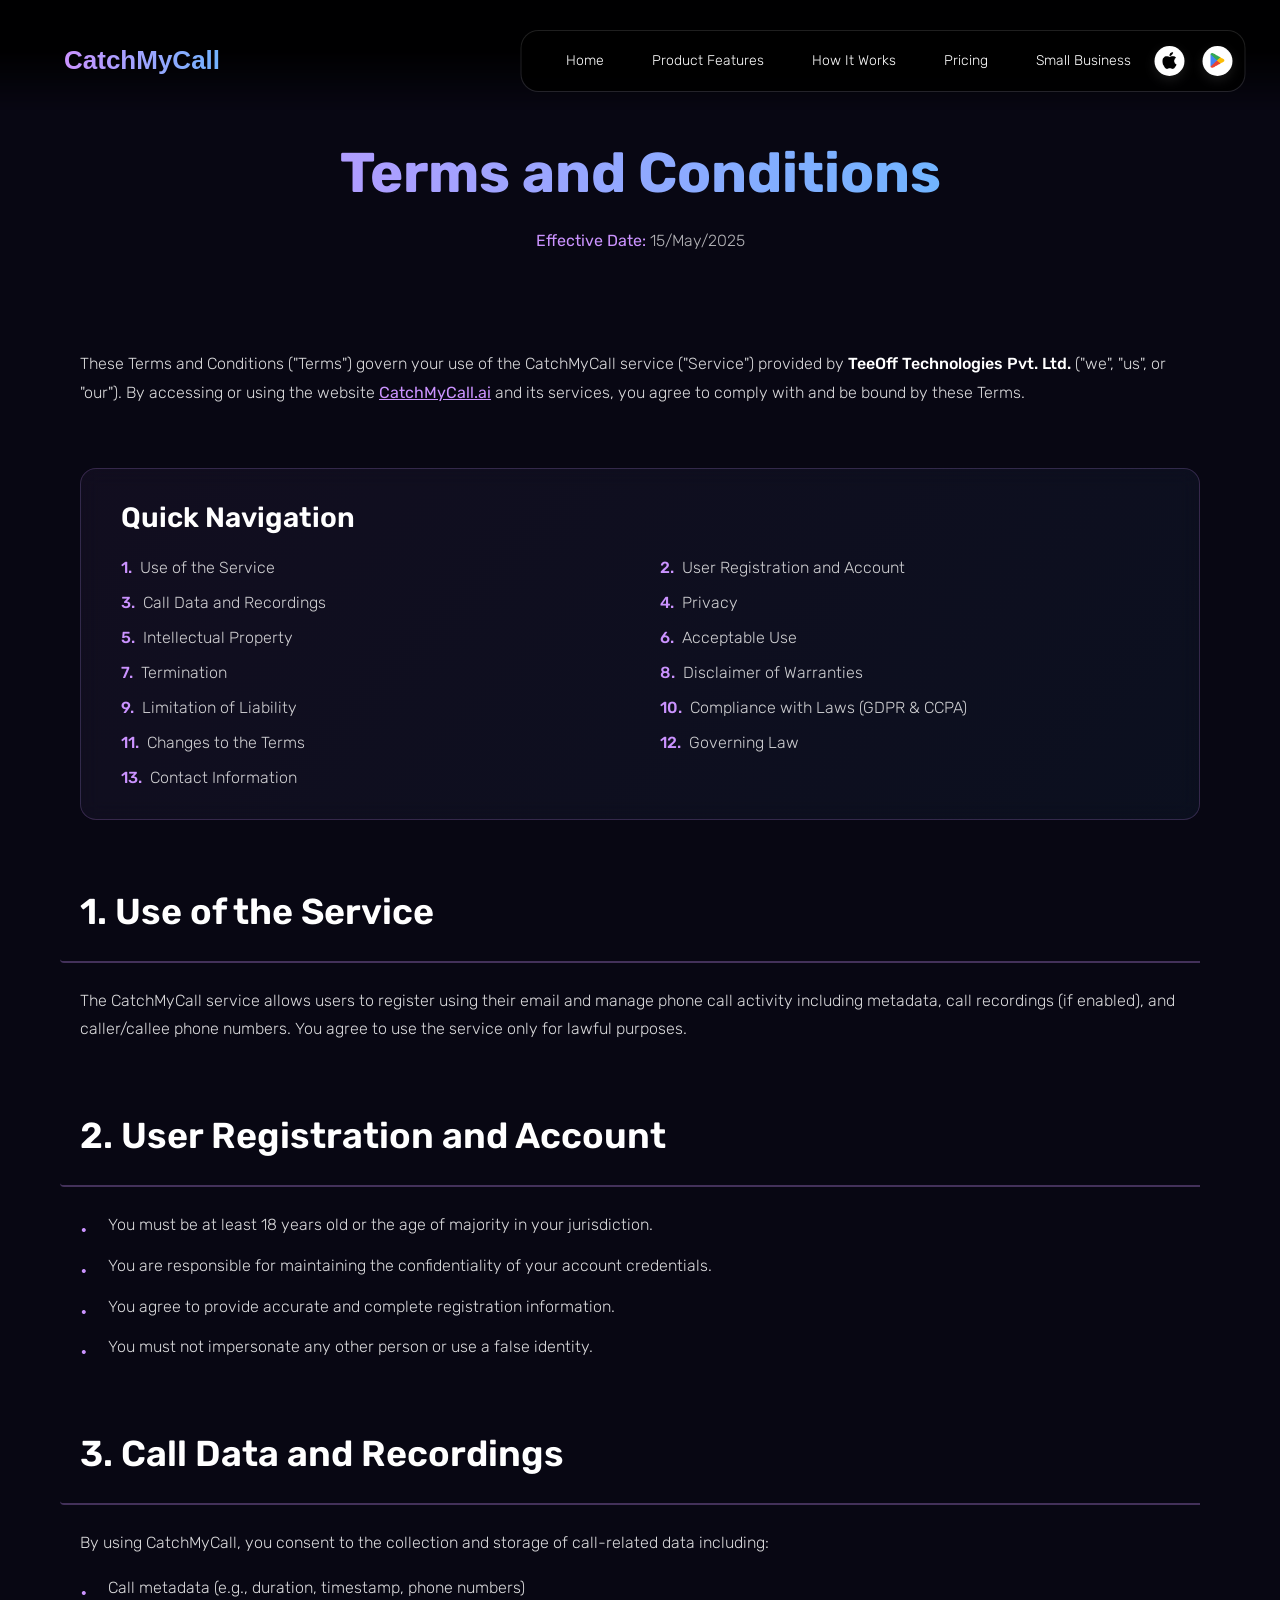
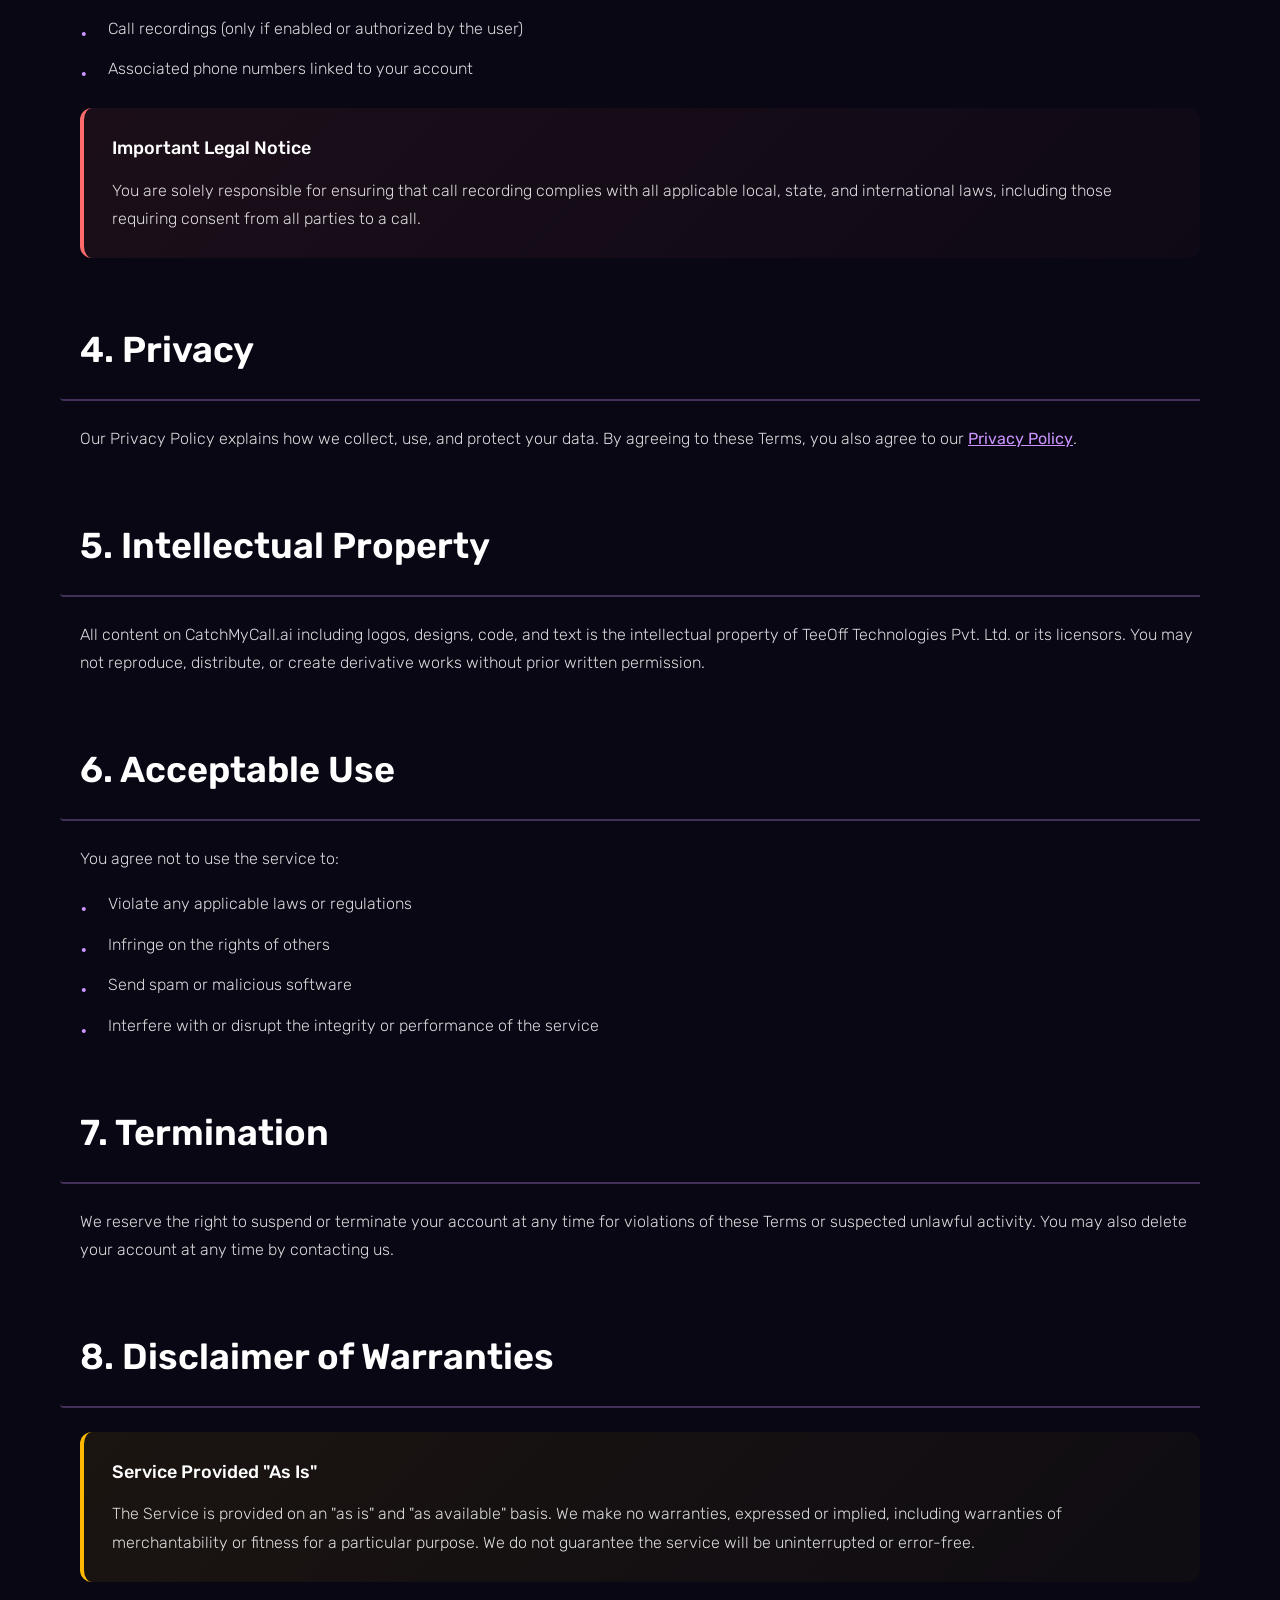
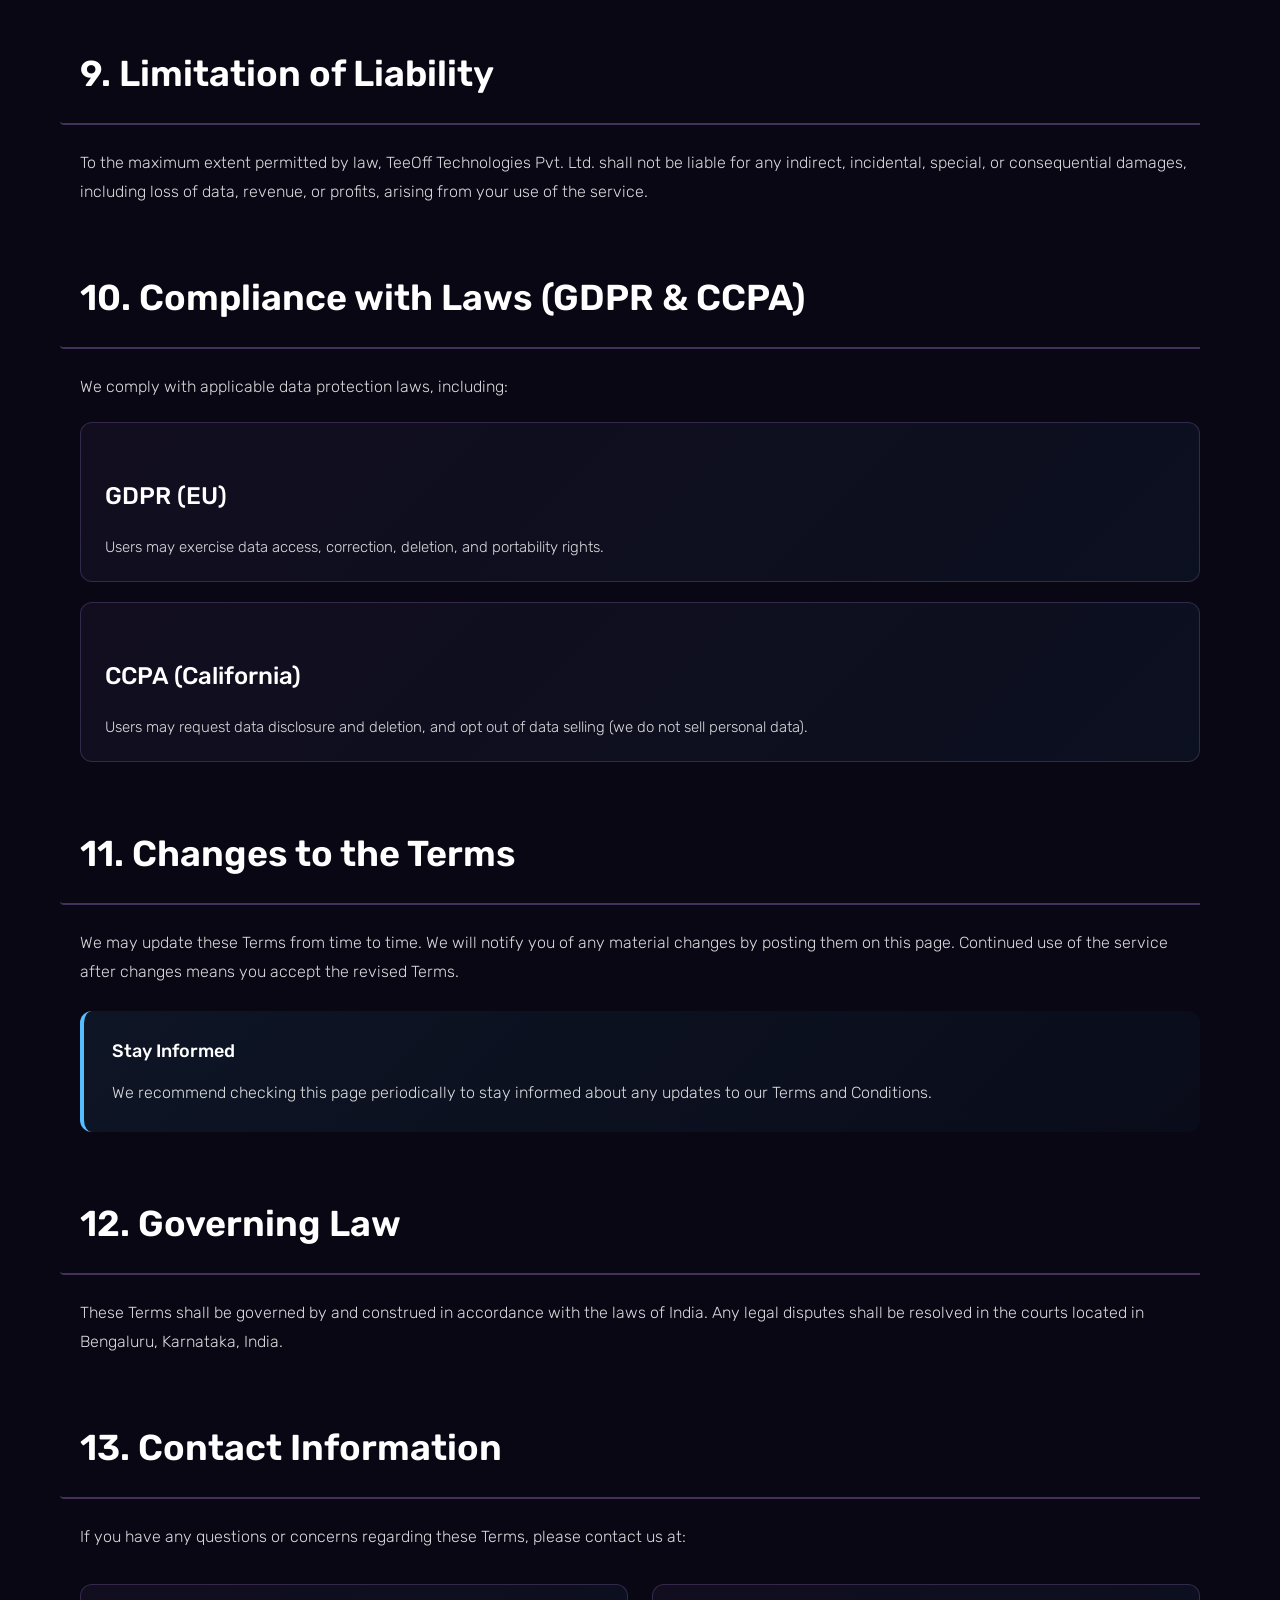
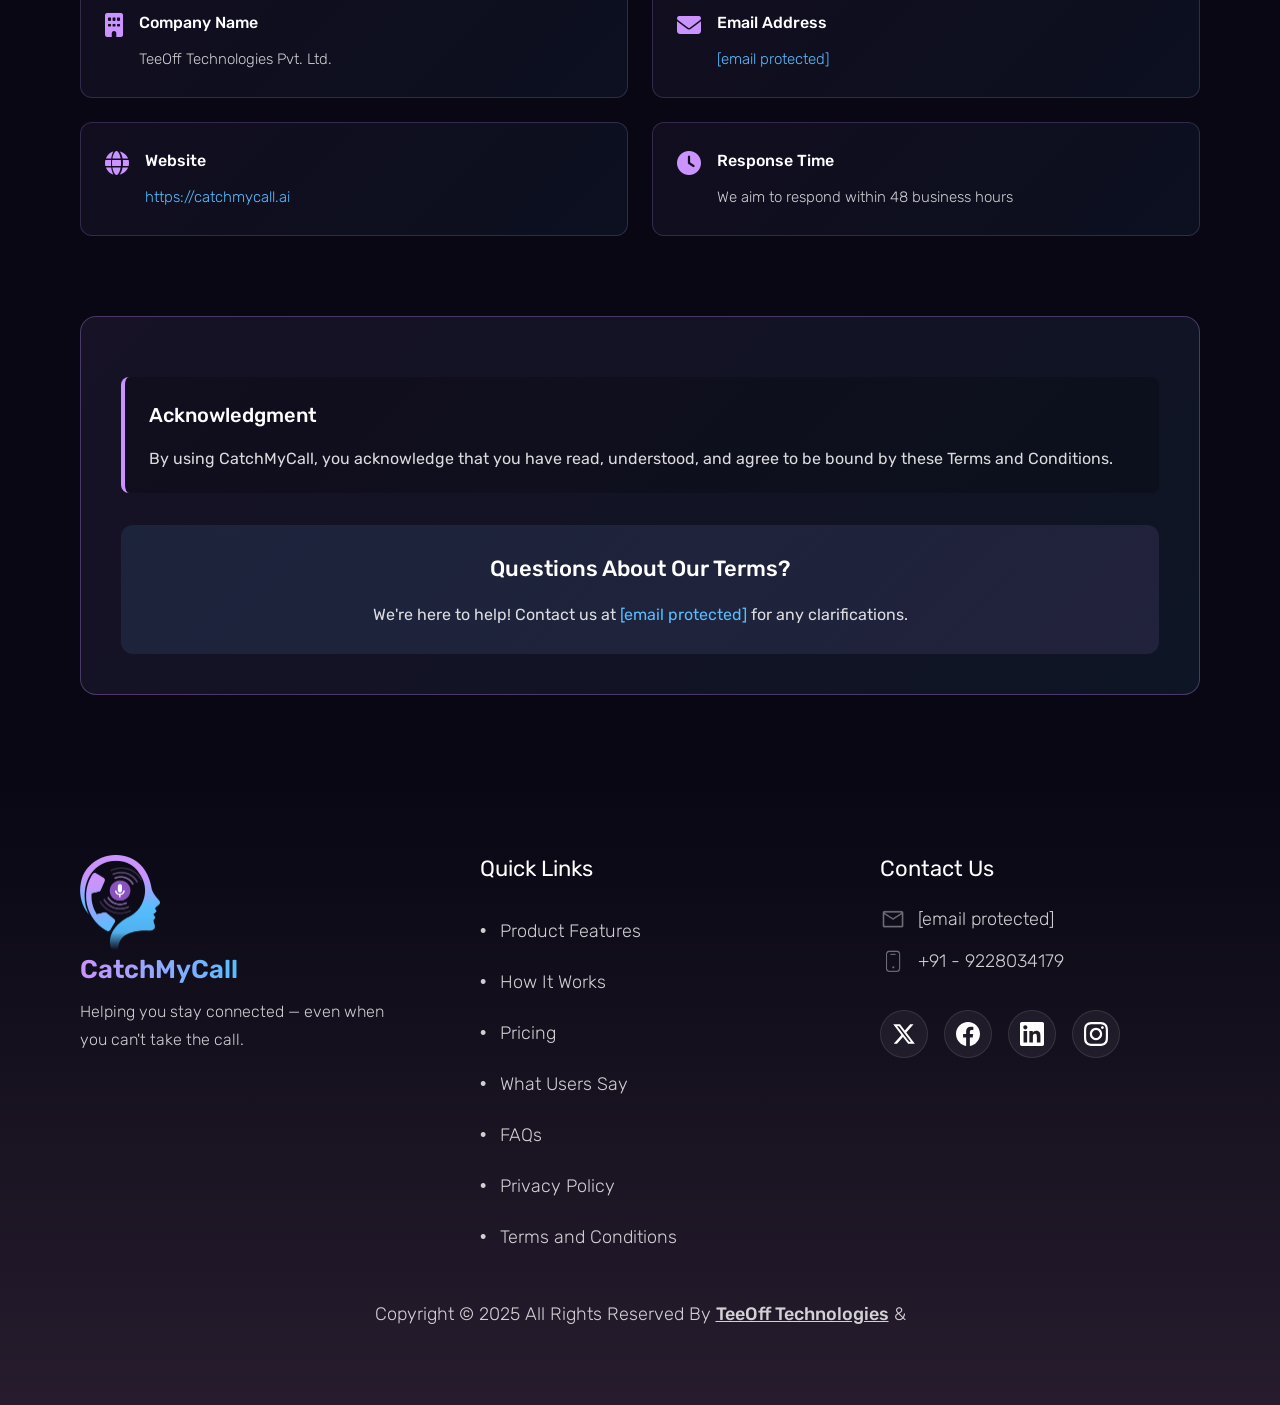
<file: terms-conditions.html>
<!DOCTYPE html>
<html lang="en">

<head>
  <meta name="viewport" content="width=device-width, initial-scale=1" />
  <meta charset="utf-8" />
  <meta name="description"
    content="CatchMyCall - Your Personal Call Assistant. AI-powered call handling for busy professionals, small businesses, and individuals." />
  <title>CatchMyCall - Your Personal Call Assistant</title>
  <!-- <link rel="stylesheet" href="globals.css" /> -->
  <link rel="stylesheet" href="style.css" />
    <link rel="stylesheet" href="terms-conditions.css" />

  <link rel="stylesheet" href="https://cdnjs.cloudflare.com/ajax/libs/font-awesome/6.5.0/css/all.min.css">
<style>
@import url('https://fonts.googleapis.com/css2?family=Rubik:ital,wght@0,300..900;1,300..900&display=swap');
</style>

</head>

<body>
  
  <!-- Mobile Navigation Bar -->
  <div class="mobile-nav-bar">

    <!-- Hamburger (Left) -->
    <div class="hamburger-menu" id="hamburgerMenu">
      <i class="fa-solid fa-bars"></i>
    </div>

    <!-- Logo (Center) -->
    <div class="mobile-logo">
      <p class="mobile-logo-text">CatchMyCall</p>
    </div>

  </div>

  <div class="mobile-nav-overlay" id="mobileNavOverlay">

    <div class="mobile-nav-content">

      <div class="mobile-nav-links">
        <a href="./index.html#home" class="mobile-nav-link">Home</a>
        <a href="./index.html#product-features" class="mobile-nav-link">Product Features</a>
        <a href="./index.html#how-it-works" class="mobile-nav-link">How It Works</a>
        <a href="./index.html#pricing" class="mobile-nav-link">Pricing</a>
        <a href="./index.html#small-business" class="mobile-nav-link">Small Business</a>
        <a href="./index.html#faqs" class="mobile-nav-link">What Our Clients Say</a>
        <a href="./index.html#faqs" class="mobile-nav-link">FAQs</a>
      </div>

      <div class="mobile-app-buttons">
        <a href="https://apps.apple.com/in/app/catchmycall/id6747666479" class="app-store-link" id="appStoreButton"><img
            src="images/Group 48099465.png"></a>
        <a href="https://play.google.com/store/apps/details?id=com.ai.catchmycall" class="play-store-link"
          id="playStoreButton"><img src="images/Group 48099464.png"></a>
      </div>

    </div>

  </div>

  <!-- Mobile Navigation Script -->
  <script>
    console.log("🚀 Mobile Navigation: Inline script starting...");

    const hamburgerMenu = document.getElementById("hamburgerMenu");
    const mobileNavOverlay = document.getElementById("mobileNavOverlay");
    const mobileNavLinks = document.querySelectorAll(".mobile-nav-link");

    console.log("📋 Elements check:");
    console.log("  - hamburgerMenu:", hamburgerMenu);
    console.log("  - mobileNavOverlay:", mobileNavOverlay);
    console.log("  - mobileNavLinks:", mobileNavLinks.length);

    if (!hamburgerMenu || !mobileNavOverlay) {
      console.error("❌ Required elements not found!");
      console.error("  - hamburgerMenu:", !!hamburgerMenu);
      console.error("  - mobileNavOverlay:", !!mobileNavOverlay);
    } else {
      const hamburgerIcon = hamburgerMenu.querySelector("i");
      console.log("  - hamburgerIcon:", hamburgerIcon);

      // Toggle menu on hamburger click
      hamburgerMenu.addEventListener("click", function () {
        console.log("🖱️ Hamburger clicked!");
        console.log("  - Before toggle:", mobileNavOverlay.className);

        // Toggle active class
        mobileNavOverlay.classList.toggle("active");

        console.log("  - After toggle:", mobileNavOverlay.className);
        console.log("  - Has active class:", mobileNavOverlay.classList.contains("active"));

        // Switch icon and lock body scroll
        if (mobileNavOverlay.classList.contains("active")) {
          console.log("✅ Opening menu");
          hamburgerIcon.classList.remove("fa-bars");
          hamburgerIcon.classList.add("fa-xmark");
          document.body.style.overflow = "hidden";
        } else {
          console.log("❌ Closing menu");
          hamburgerIcon.classList.remove("fa-xmark");
          hamburgerIcon.classList.add("fa-bars");
          document.body.style.overflow = "";
        }

        // Log computed styles
        const styles = window.getComputedStyle(mobileNavOverlay);
        console.log("📊 Overlay computed styles:");
        console.log("  - display:", styles.display);
        console.log("  - opacity:", styles.opacity);
        console.log("  - visibility:", styles.visibility);
        console.log("  - z-index:", styles.zIndex);
        console.log("  - position:", styles.position);
        console.log("  - top:", styles.top);
        console.log("  - left:", styles.left);
        console.log("  - width:", styles.width);
        console.log("  - height:", styles.height);
      });

      // Close menu when clicking a link
      mobileNavLinks.forEach(link => {
        link.addEventListener("click", function () {
          console.log("🔗 Nav link clicked");
          mobileNavOverlay.classList.remove("active");
          hamburgerIcon.classList.remove("fa-xmark");
          hamburgerIcon.classList.add("fa-bars");
          document.body.style.overflow = "";

          // Update active state
          mobileNavLinks.forEach(l => l.classList.remove("active"));
          this.classList.add("active");
        });
      });

      console.log("✅ Mobile navigation initialized successfully!");
    }
  </script>

    <section class="navigation">
      <div class="navigation-div">
        <a href="./index.html" class="logo" aria-label="CatchMyCall home">CatchMyCall</a>
        <nav class="navigation-bar" aria-label="Main navigation">

          <div class="nav-links-container">
            <a href="./index.html" class="nav-link active">Home</a>
            <a href="#product-features" class="nav-link">Product Features</a>
            <a href="#how-it-works" class="nav-link">How It Works</a>
            <a href="#pricing" class="nav-link">Pricing</a>
            <a href="#small-business" class="nav-link">Small Business</a>

            <div class="nav-app-buttons">
  <a href="#" class="nav-app-btn" aria-label="Download on App Store">
    <img src="images/apple-icon.png" alt="App Store" class="app-icon">
  </a>
  <a href="#" class="nav-app-btn" aria-label="Get on Google Play">
    <img src="images/google-play-icon.png" alt="Play Store" class="app-icon">
  </a>
</div>
          </div>
        </nav>
      </div>
    </section>

  <!-- Privacy Policy Section - Insert between navigation and footer -->
<main class="terms-conditions-main">
        <div class="terms-container">
            
            <!-- Header -->
            <header class="terms-header">
                <h1 class="terms-main-title">Terms and Conditions</h1>
                <div class="terms-meta">
                    <p><strong class="highlight">Effective Date:</strong> 15/May/2025</p>
                </div>
            </header>

            <!-- Introduction -->
            <section class="terms-section">
                <p>These Terms and Conditions ("Terms") govern your use of the CatchMyCall service ("Service") provided by <strong>TeeOff Technologies Pvt. Ltd.</strong> ("we", "us", or "our"). By accessing or using the website <a href="https://CatchMyCall.ai" class="terms-highlight-text">CatchMyCall.ai</a> and its services, you agree to comply with and be bound by these Terms.</p>
            </section>

            <!-- Table of Contents -->
            <nav class="terms-toc">
                <h2 class="terms-toc-title">Quick Navigation</h2>
                <ol class="terms-toc-list">
                    <li><a href="#use-of-service">Use of the Service</a></li>
                    <li><a href="#user-registration">User Registration and Account</a></li>
                    <li><a href="#call-data">Call Data and Recordings</a></li>
                    <li><a href="#privacy">Privacy</a></li>
                    <li><a href="#intellectual-property">Intellectual Property</a></li>
                    <li><a href="#acceptable-use">Acceptable Use</a></li>
                    <li><a href="#termination">Termination</a></li>
                    <li><a href="#disclaimer">Disclaimer of Warranties</a></li>
                    <li><a href="#limitation-liability">Limitation of Liability</a></li>
                    <li><a href="#compliance">Compliance with Laws (GDPR & CCPA)</a></li>
                    <li><a href="#changes">Changes to the Terms</a></li>
                    <li><a href="#governing-law">Governing Law</a></li>
                    <li><a href="#contact">Contact Information</a></li>
                </ol>
            </nav>

            <!-- Content Sections -->
            <div class="terms-content">

                <!-- Section 1 -->
                <section id="use-of-service" class="terms-section">
                    <h2 class="terms-section-title">1. Use of the Service</h2>
                    <p>The CatchMyCall service allows users to register using their email and manage phone call activity including metadata, call recordings (if enabled), and caller/callee phone numbers. You agree to use the service only for lawful purposes.</p>
                </section>

                <!-- Section 2 -->
                <section id="user-registration" class="terms-section">
                    <h2 class="terms-section-title">2. User Registration and Account</h2>
                    <ul>
                        <li>You must be at least 18 years old or the age of majority in your jurisdiction.</li>
                        <li>You are responsible for maintaining the confidentiality of your account credentials.</li>
                        <li>You agree to provide accurate and complete registration information.</li>
                        <li>You must not impersonate any other person or use a false identity.</li>
                    </ul>
                </section>

                <!-- Section 3 -->
                <section id="call-data" class="terms-section">
                    <h2 class="terms-section-title">3. Call Data and Recordings</h2>
                    <p>By using CatchMyCall, you consent to the collection and storage of call-related data including:</p>
                    <ul>
                        <li>Call metadata (e.g., duration, timestamp, phone numbers)</li>
                        <li>Call recordings (only if enabled or authorized by the user)</li>
                        <li>Associated phone numbers linked to your account</li>
                    </ul>
                    <div class="terms-notice-box important">
                        <h4 class="terms-notice-title">Important Legal Notice</h4>
                        <p>You are solely responsible for ensuring that call recording complies with all applicable local, state, and international laws, including those requiring consent from all parties to a call.</p>
                    </div>
                </section>

                <!-- Section 4 -->
                <section id="privacy" class="terms-section">
                    <h2 class="terms-section-title">4. Privacy</h2>
                    <p>Our Privacy Policy explains how we collect, use, and protect your data. By agreeing to these Terms, you also agree to our <a href="privacy-policy.html" class="terms-highlight-text">Privacy Policy</a>.</p>
                </section>

                <!-- Section 5 -->
                <section id="intellectual-property" class="terms-section">
                    <h2 class="terms-section-title">5. Intellectual Property</h2>
                    <p>All content on CatchMyCall.ai including logos, designs, code, and text is the intellectual property of TeeOff Technologies Pvt. Ltd. or its licensors. You may not reproduce, distribute, or create derivative works without prior written permission.</p>
                </section>

                <!-- Section 6 -->
                <section id="acceptable-use" class="terms-section">
                    <h2 class="terms-section-title">6. Acceptable Use</h2>
                    <p>You agree not to use the service to:</p>
                    <ul>
                        <li>Violate any applicable laws or regulations</li>
                        <li>Infringe on the rights of others</li>
                        <li>Send spam or malicious software</li>
                        <li>Interfere with or disrupt the integrity or performance of the service</li>
                    </ul>
                </section>

                <!-- Section 7 -->
                <section id="termination" class="terms-section">
                    <h2 class="terms-section-title">7. Termination</h2>
                    <p>We reserve the right to suspend or terminate your account at any time for violations of these Terms or suspected unlawful activity. You may also delete your account at any time by contacting us.</p>
                </section>

                <!-- Section 8 -->
                <section id="disclaimer" class="terms-section">
                    <h2 class="terms-section-title">8. Disclaimer of Warranties</h2>
                    <div class="terms-notice-box warning">
                        <h4 class="terms-notice-title">Service Provided "As Is"</h4>
                        <p>The Service is provided on an "as is" and "as available" basis. We make no warranties, expressed or implied, including warranties of merchantability or fitness for a particular purpose. We do not guarantee the service will be uninterrupted or error-free.</p>
                    </div>
                </section>

                <!-- Section 9 -->
                <section id="limitation-liability" class="terms-section">
                    <h2 class="terms-section-title">9. Limitation of Liability</h2>
                    <p>To the maximum extent permitted by law, TeeOff Technologies Pvt. Ltd. shall not be liable for any indirect, incidental, special, or consequential damages, including loss of data, revenue, or profits, arising from your use of the service.</p>
                </section>

                <!-- Section 10 -->
                <section id="compliance" class="terms-section">
                    <h2 class="terms-section-title">10. Compliance with Laws (GDPR & CCPA)</h2>
                    <p>We comply with applicable data protection laws, including:</p>
                    
                    <div class="terms-info-box">
                        <h4 class="terms-subsection-title">GDPR (EU)</h4>
                        <p>Users may exercise data access, correction, deletion, and portability rights.</p>
                    </div>

                    <div class="terms-info-box">
                        <h4 class="terms-subsection-title">CCPA (California)</h4>
                        <p>Users may request data disclosure and deletion, and opt out of data selling (we do not sell personal data).</p>
                    </div>
                </section>

                <!-- Section 11 -->
                <section id="changes" class="terms-section">
                    <h2 class="terms-section-title">11. Changes to the Terms</h2>
                    <p>We may update these Terms from time to time. We will notify you of any material changes by posting them on this page. Continued use of the service after changes means you accept the revised Terms.</p>
                    
                    <div class="terms-notice-box info">
                        <h4 class="terms-notice-title">Stay Informed</h4>
                        <p>We recommend checking this page periodically to stay informed about any updates to our Terms and Conditions.</p>
                    </div>
                </section>

                <!-- Section 12 -->
                <section id="governing-law" class="terms-section">
                    <h2 class="terms-section-title">12. Governing Law</h2>
                    <p>These Terms shall be governed by and construed in accordance with the laws of India. Any legal disputes shall be resolved in the courts located in Bengaluru, Karnataka, India.</p>
                </section>

                <!-- Section 13 - Contact Information -->
                <section id="contact" class="terms-section">
                    <h2 class="terms-section-title">13. Contact Information</h2>
                    <p>If you have any questions or concerns regarding these Terms, please contact us at:</p>
                    
                    <div class="terms-contact-card">
                        <div class="terms-contact-item">
                            <i class="fas fa-building"></i>
                            <div>
                                <h4>Company Name</h4>
                                <p>TeeOff Technologies Pvt. Ltd.</p>
                            </div>
                        </div>
                        
                        <div class="terms-contact-item">
                            <i class="fas fa-envelope"></i>
                            <div>
                                <h4>Email Address</h4>
                                <p><a href="/cdn-cgi/l/email-protection#d7a4a2a7a7b8a5a397b4b6a3b4bfbaaeb4b6bbbbf9b6be"><span class="__cf_email__" data-cfemail="097a7c7979667b7d496a687d6a6164706a686565276860">[email&#160;protected]</span></a></p>
                            </div>
                        </div>
                        
                        <div class="terms-contact-item">
                            <i class="fas fa-globe"></i>
                            <div>
                                <h4>Website</h4>
                                <p><a href="https://catchmycall.ai" target="_blank">https://catchmycall.ai</a></p>
                            </div>
                        </div>
                        
                        <div class="terms-contact-item">
                            <i class="fas fa-clock"></i>
                            <div>
                                <h4>Response Time</h4>
                                <p>We aim to respond within 48 business hours</p>
                            </div>
                        </div>
                    </div>
                </section>

                <!-- Acknowledgment Section -->
                <section class="terms-acknowledgment-section">
                    <div class="terms-acknowledgment-box">
                        <h3>Acknowledgment</h3>
                        <p>By using CatchMyCall, you acknowledge that you have read, understood, and agree to be bound by these Terms and Conditions.</p>
                    </div>
                    
                    <div class="terms-questions-box">
                        <h3>Questions About Our Terms?</h3>
                        <p>We're here to help! Contact us at <a href="/cdn-cgi/l/email-protection#275452575748555367444653444f4a5e44464b4b09464e"><span class="__cf_email__" data-cfemail="23505653534c515763404257404b4e5a40424f4f0d424a">[email&#160;protected]</span></a> for any clarifications.</p>
                    </div>
                </section>

            </div>

</div>
</main>
<!-- footer  -->

    <footer class="footer">
      <div class="footer-container">

        <!-- Column 1: Logo & Description -->
        <div class="footer-column footer-brand">
          <div class="footer-logo-section">
            <img class="footer-logo-img" src="images/catchmycall-footer-logo.png" alt="CatchMyCall Logo" />
            <p class="footer-logo-text">CatchMyCall</p>
          </div>
          <p class="footer-description">
            Helping you stay connected — even when you can't take the call.
          </p>
        </div>

        <!-- Column 2: Quick Links -->
        <div class="footer-column footer-links">
          <h3 class="footer-heading">Quick Links</h3>
          <nav aria-label="Footer Quick Links">
            <ul class="footer-nav-list with-dots">
              <li><a href="#product-features">Product Features</a></li>
              <li><a href="#how-it-works">How It Works</a></li>
              <li><a href="#pricing">Pricing</a></li>
              <li><a href="#testimonials">What Users Say</a></li>
              <li><a href="#faqs">FAQs</a></li>
              <li><a href="/CatchMyCall/privacy-policy.html">Privacy Policy</a></li>
              <li><a href="#terms-conditions">Terms and Conditions</a></li>
            </ul>
          </nav>
        </div>

        <!-- Column 3: Contact Us -->
        <div class="footer-column footer-contact">
          <h3 class="footer-heading">Contact Us</h3>
          <address class="footer-contact-info">
            <div class="contact-item">
              <div class="contact-icon" aria-label="Email icon">
                <img src="images/email-icon.png" alt="" />
              </div>
              <a href="/cdn-cgi/l/email-protection#e5969095958a9791a5868491868d889c86848989cb848c"><span class="__cf_email__" data-cfemail="95e6e0e5e5fae7e1d5f6f4e1f6fdf8ecf6f4f9f9bbf4fc">[email&#160;protected]</span></a>
            </div>
            <div class="contact-item">
              <div class="contact-icon contact-phone" aria-label="Phone icon">
                <img class="line" src="images/phone-icon.png" alt="" />
                <div class="ellipse"></div>
              </div>
              <a href="tel:+919228034179">+91 - 9228034179</a>
            </div>
          </address>

          <!-- Social Media -->
          <div class="footer-social" aria-label="Social media links">
            <a href="#" class="social-icon" aria-label="X/Twitter" target="_blank">
              <svg width="24" height="24" viewBox="0 0 24 24" fill="white">
                <path
                  d="M18.244 2.25h3.308l-7.227 8.26 8.502 11.24H16.17l-5.214-6.817L4.99 21.75H1.68l7.73-8.835L1.254 2.25H8.08l4.713 6.231zm-1.161 17.52h1.833L7.084 4.126H5.117z" />
              </svg>
            </a>
            <a href="#" class="social-icon" aria-label="Facebook" target="_blank">
              <svg width="24" height="24" viewBox="0 0 24 24" fill="white">
                <path
                  d="M24 12.073c0-6.627-5.373-12-12-12s-12 5.373-12 12c0 5.99 4.388 10.954 10.125 11.854v-8.385H7.078v-3.47h3.047V9.43c0-3.007 1.792-4.669 4.533-4.669 1.312 0 2.686.235 2.686.235v2.953H15.83c-1.491 0-1.956.925-1.956 1.874v2.25h3.328l-.532 3.47h-2.796v8.385C19.612 23.027 24 18.062 24 12.073z" />
              </svg>
            </a>
            <a href="#" class="social-icon" aria-label="LinkedIn" target="_blank">
              <svg width="24" height="24" viewBox="0 0 24 24" fill="white">
                <path
                  d="M20.447 20.452h-3.554v-5.569c0-1.328-.027-3.037-1.852-3.037-1.853 0-2.136 1.445-2.136 2.939v5.667H9.351V9h3.414v1.561h.046c.477-.9 1.637-1.85 3.37-1.85 3.601 0 4.267 2.37 4.267 5.455v6.286zM5.337 7.433c-1.144 0-2.063-.926-2.063-2.065 0-1.138.92-2.063 2.063-2.063 1.14 0 2.064.925 2.064 2.063 0 1.139-.925 2.065-2.064 2.065zm1.782 13.019H3.555V9h3.564v11.452zM22.225 0H1.771C.792 0 0 .774 0 1.729v20.542C0 23.227.792 24 1.771 24h20.451C23.2 24 24 23.227 24 22.271V1.729C24 .774 23.2 0 22.222 0h.003z" />
              </svg>
            </a>
            <a href="#" class="social-icon" aria-label="Instagram" target="_blank">
              <svg width="24" height="24" viewBox="0 0 24 24" fill="white">
                <path
                  d="M12 2.163c3.204 0 3.584.012 4.85.07 3.252.148 4.771 1.691 4.919 4.919.058 1.265.069 1.645.069 4.849 0 3.205-.012 3.584-.069 4.849-.149 3.225-1.664 4.771-4.919 4.919-1.266.058-1.644.07-4.85.07-3.204 0-3.584-.012-4.849-.07-3.26-.149-4.771-1.699-4.919-4.92-.058-1.265-.07-1.644-.07-4.849 0-3.204.013-3.583.07-4.849.149-3.227 1.664-4.771 4.919-4.919 1.266-.057 1.645-.069 4.849-.069zm0-2.163c-3.259 0-3.667.014-4.947.072-4.358.2-6.78 2.618-6.98 6.98-.059 1.281-.073 1.689-.073 4.948 0 3.259.014 3.668.072 4.948.2 4.358 2.618 6.78 6.98 6.98 1.281.058 1.689.072 4.948.072 3.259 0 3.668-.014 4.948-.072 4.354-.2 6.782-2.618 6.979-6.98.059-1.28.073-1.689.073-4.948 0-3.259-.014-3.667-.072-4.947-.196-4.354-2.617-6.78-6.979-6.98-1.281-.059-1.69-.073-4.949-.073zm0 5.838c-3.403 0-6.162 2.759-6.162 6.162s2.759 6.163 6.162 6.163 6.162-2.759 6.162-6.163c0-3.403-2.759-6.162-6.162-6.162zm0 10.162c-2.209 0-4-1.79-4-4 0-2.209 1.791-4 4-4s4 1.791 4 4c0 2.21-1.791 4-4 4zm6.406-11.845c-.796 0-1.441.645-1.441 1.44s.645 1.44 1.441 1.44c.795 0 1.439-.645 1.439-1.44s-.644-1.44-1.439-1.44z" />
              </svg>
            </a>
          </div>
        </div>

      </div>

      <!-- Copyright -->
      <div class="footer-bottom">
        <p class="footer-copyright">
          <span>Copyright © 2025 All Rights Reserved By </span>
          <a href="https://teeofftechnologies.com/" target="_blank" rel="noopener noreferrer">TeeOff Technologies</a>
          <span> & </span>
</file>
<file: style.css>
html {
  scroll-behavior: smooth;
}

body {
  margin: 0 0;
  padding: 0 0;
  background-color: #080713;
}

/* =====================================================
   NAVIGATION STYLES
   ===================================================== */

.navigation {
  width: 100%;
  background: linear-gradient(180deg, rgba(0, 0, 0, 0.95) 41%, rgba(0, 0, 0, 0.00) 90.99%);
  z-index: 10000000;
}

.navigation-div {
  position: fixed;
  left: 50%;
  transform: translateX(-50%);
  width: 100%;
  max-width: 100%;
  height: 121px;
  background: linear-gradient(180deg, rgba(0, 0, 0, 0.95) 41%, rgba(0, 0, 0, 0.00) 90.99%);
  border-radius: 0px;
  z-index: 9999;
  display: flex;
  align-items: center;
}

.logo {
  background: linear-gradient(90deg, #CB93FF 0%, #56BEFF 100%);
  -webkit-background-clip: text;
  background-clip: text;
  -webkit-text-fill-color: transparent;
  font-family: sans-serif;
  font-size: 26px;
  font-weight: 700;
  position: relative;
  left: 5%;
  width: 16%;
  height: 25%;
  display: block;
  z-index: 10000;
  text-decoration: none;
}

/* =====================================================
   MOBILE NAVIGATION STYLES
   ===================================================== */

.mobile-nav-bar {
  display: none;
  position: fixed;
  top: 0;
  left: 0;
  width: 100%;
  height: 70px;
  background: linear-gradient(180deg, rgba(0, 0, 0, 0.95) 41%, rgba(0, 0, 0, 0.00) 90.99%);
  z-index: 10000;
  align-items: center;
  justify-content: space-between;
  padding: 0 20px;
}

.hamburger-menu {
  width: 40px;
  height: 40px;
  display: flex;
  align-items: center;
  justify-content: center;
  cursor: pointer;
  z-index: 10001;
}

.hamburger-menu i {
  color: #ffffff;
  font-size: 24px;
  transition: transform 0.3s ease;
}

.hamburger-menu:active i {
  transform: scale(0.9);
}

.mobile-logo {
  position: absolute;
  left: 50%;
  transform: translateX(-50%);
}

.mobile-logo-text {
  background: linear-gradient(90deg, #CB93FF 0%, #56BEFF 100%);
  -webkit-background-clip: text;
  background-clip: text;
  -webkit-text-fill-color: transparent;
  font-family: sans-serif;
  font-size: 20px;
  font-weight: 700;
  margin: 0;
}

/* Mobile Navigation Overlay */
.mobile-nav-overlay {
  position: fixed;
  top: 0;
  left: 0;
  width: 100%;
  height: 100dvh;
  background: rgba(0, 0, 0, 0.98);
  z-index: 9999;
  display: flex;
  align-items: center;
  justify-content: center;
  opacity: 0;
  visibility: hidden;
  transition: opacity 0.3s ease, visibility 0.3s ease;
}

.mobile-nav-overlay.active {
  opacity: 1;
  visibility: visible;
}

.mobile-nav-content {
  display: flex;
  flex-direction: column;
  align-items: center;
  /* gap: 40px; */
  width: 100%;
  max-width: 400px;
  padding: 20px;
}

.mobile-nav-links {
  display: flex;
  flex-direction: column;
  align-items: center;
  gap: 20px;
  width: 100%;
}

.mobile-nav-link {
  color: #fff;
  font-family: "Rubik", sans-serif;
  font-size: 12px;
  font-weight: 300;
  text-decoration: none;
  padding: 12px 24px;
  border-radius: 30px;
  transition: all 0.3s ease;
  text-align: center;
  width: 100%;
  max-width: 400px;
}

.mobile-nav-link.active {
  background: rgba(255, 255, 255, 0.1);
  font-weight: 400;
}



.mobile-app-buttons {
  display: flex;
  gap: 16px;
  align-items: left;
  justify-content: left;
}

.mobile-app-buttons a {
  display: block;
  transition: transform 0.3s ease;
}

.mobile-app-buttons a:hover {
  transform: scale(1.05);
}

.mobile-app-buttons img {
  width: 140px;
  height: auto;
  object-fit: contain;
}

.navigation-bar {
  position: fixed;
  left: 69%;
  transform: translateX(-50%);
  width: 725px;
  height: 62px;
  background: rgba(0, 0, 0, 0.90);
  border-radius: 18px;
  border: 1px solid rgba(255, 255, 255, 0.12);
  background-clip: padding-box;
  z-index: 9998;
  display: flex;
  align-items: center;
  justify-content: left;
  overflow: visible;
}

.navigation-bar::before {
  content: "";
  position: absolute;
  inset: 0;
  padding: 2px;
  border-radius: 18px;
  background: #010102;
  -webkit-mask: linear-gradient(#fff 0 0) content-box, linear-gradient(#fff 0 0);
  -webkit-mask-composite: xor;
  mask-composite: exclude;
  z-index: -1;
  pointer-events: none;
  opacity: -11;
}

.nav-links-container {
  display: flex;
  align-items: center;
  padding: 0 20px;
  position: relative;
  z-index: 1;
}

.nav-link {
  color: #fff;
  font-family: "Rubik", sans-serif;
  font-size: 14px;
  font-weight: 100 !important;
  text-decoration: none;
  padding: 12px 24px;
  border-radius: 30px;
  transition: all 0.4s cubic-bezier(0.4, 0, 0.2, 1);
  position: relative;
  z-index: 2;
  white-space: nowrap;
  background: transparent;
  overflow: visible;
}

.nav-link::before {
  content: "";
  position: absolute;
  left: 50%;
  bottom: -13px;
  transform: translateX(-50%);
  width: 140px;
  height: 44px;
  background: url("images/nav-glow.png") no-repeat center;
  background-size: contain;
  opacity: 0;
  pointer-events: none;
  z-index: -1;
  transition: opacity 0.3s ease;
}

.nav-link:hover::before {
  opacity: 1;
}

.nav-link:hover {
  transform: scale(1.1);
  -webkit-text-stroke: 0.5px #ffffff;
}

.nav-app-buttons {
  display: flex;
  align-items: center;
  gap: 18px;
  margin-left: auto;
  padding-right: 10px;
}

.nav-app-btn {
  width: 30px;
  height: 30px;
  background: #ffffff;
  border-radius: 50%;
  display: flex;
  align-items: center;
  justify-content: center;
  transition: all 0.3s ease;
  cursor: pointer;
  box-shadow: 0 4px 12px rgba(255, 255, 255, 0.1);
  position: relative;
  overflow: hidden;
}

.nav-app-btn:hover {
  transform: scale(1.08);
  box-shadow: 0 6px 20px rgba(255, 255, 255, 0.25);
  background: #f8f8f8;
}

.nav-app-btn:active {
  transform: scale(0.95);
}

.nav-app-btn .app-icon {
  width: 14px;
  height: 26px;
  object-fit: contain;
  transition: transform 0.3s ease;
}

.nav-app-btn:hover .app-icon {
  transform: scale(1.1);
}

/* =====================================================
   RESPONSIVE NAVIGATION MEDIA QUERIES
   ===================================================== */

/* Show mobile navigation and hide desktop navigation on tablets and mobile */
@media screen and (max-width: 1024px) {

  /* Hide desktop navigation */
  .navigation {
    display: none;
  }

  .navigation-div {
    display: none;
  }

  .logo {
    display: none;
  }

  .navigation-bar {
    display: none;
  }

  /* Show mobile navigation */
  .mobile-nav-bar {
    display: flex !important;
  }
}

/* Desktop: Hide mobile navigation */
@media screen and (min-width: 1025px) {
  .mobile-nav-bar {
    display: none !important;
  }


}


/* =====================================================
   HERO SECTION
   ===================================================== */

.hero {
  background-image: url("images/1st-section-bg-without-glow.jpg");
  background-size: cover;
  background-repeat: no-repeat;
  background-position: center;
  min-height: 100dvh;
  position: relative;
  padding: 40px 80px;
  display: flex;
  flex-direction: column;
  overflow: hidden;
}

.hero-text-container {
  position: absolute;
  top: 20vh;
  left: 69%;
  transform: translateX(-50%);
  text-align: center;
  z-index: 6;
  max-width: 100%;
  width: 100%;
}

.text-wrapper-7 {
  position: relative;
  top: 0;
  left: 0;
  width: 100%;
  margin: 0 auto 16px;
  font-family: "Rubik", sans-serif;
  font-weight: 400;
  color: #ffffff;
  font-size: 48px;
  font-style: normal;
  line-height: normal;
}

.hero-subtitle {
  position: relative;
  top: 0;
  left: 0;
  transform: none;
  width: 100%;
  max-width: 41%;
  margin: 0 auto;
  display: block;
  text-align: center;
  font-family: "Rubik", sans-serif;
  font-weight: 300;
  color: rgba(255, 255, 255, 0.80);
  font-size: 17px;
  letter-spacing: 0;
  line-height: 25px;
  opacity: 1;
  transition: opacity 0.3s ease, transform 0.3s ease;
}

.hero-subtitle.fade-out {
  opacity: 0;
}

.hero-subtitle .highlight-text {
  font-family: "Rubik", sans-serif;
  font-weight: 500;
  color: #ffffff;
}

/* Rotating Cards */
.rotating-cards-container {
  position: absolute;
  top: 50%;
  left: 70%;
  transform: translateX(-50%);
  width: 750px;
  height: 190px;
  z-index: 5;
  perspective: 1200px;
}


/* Large ambient glow behind all rotating cards */
.hero-background-overlay {
  position: absolute;
  top: 50%;
  left: 50%;
  transform: translate(-50%, -50%);
  width: 1300px;
  height: 300px;
  border-radius: 10%;
  filter: blur(80px); /* REDUCED from 120px for Safari compatibility */
  -webkit-filter: blur(120px); /* Safari-specific prefix */
  opacity: 0.6;
  z-index: -1;
  pointer-events: none;
    will-change: transform, opacity;
  -webkit-transform: translate(-50%, -50%) translateZ(0);
  transform: translate(-50%, -50%) translateZ(0);
  -webkit-backface-visibility: hidden;
  backface-visibility: hidden;
    transition: opacity 0.4s cubic-bezier(0.4, 0, 0.2, 1);
}

/* Glow colors for each card type - OPTIMIZED FOR SAFARI */
.hero-background-overlay.bg-not-reachable {
  background: radial-gradient(
    circle at center, 
    rgba(168, 85, 247, 0.85) 0%, 
    rgba(168, 85, 247, 0.45) 60%, 
    rgba(168, 85, 247, 0.1) 80%,
    transparent 100%
  );
  opacity: 0.7; 
}
 
.hero-background-overlay.bg-all-calls {
  background: radial-gradient(
    circle at center, 
    rgba(59, 130, 246, 0.85) 0%, 
    rgba(59, 130, 246, 0.45) 60%, 
    rgba(59, 130, 246, 0.1) 80%,
    transparent 100%
  );
  opacity: 0.7;
}
 
.hero-background-overlay.bg-busy {
  background: radial-gradient(
    circle at center, 
    rgba(34, 197, 94, 0.85) 0%, 
    rgba(34, 197, 94, 0.45) 60%, 
    rgba(34, 197, 94, 0.1) 80%,
    transparent 100%
  );
  opacity: 0.7;
}
 
.hero-background-overlay.bg-no-answer {
  background: radial-gradient(
    circle at center, 
    rgba(251, 146, 60, 0.85) 0%, 
    rgba(251, 146, 60, 0.45) 60%, 
    rgba(251, 146, 60, 0.1) 80%,
    transparent 100%
  );
  opacity: 0.7;
}

.rotating-card {
  position: absolute;
  top: 50%;
  width: 29%;
  height: 222px;
  border-radius: 34.57px;
  transition: all 0.6s cubic-bezier(0.4, 0, 0.2, 1);
  pointer-events: none;
  overflow: hidden;
  transform: translateY(-50%) scale(0.85);
}

.rotating-card.prev {
  left: 75px;
  opacity: 0.3;
  filter: blur(0px);
  transform: translateY(-50%) scale(0.92) rotateY(-22deg);
  z-index: 1;
  pointer-events: none;
}

.rotating-card.active {
  left: 50%;
  transform: translate(-50%, -50%) scale(1.08);
  opacity: 1;
  filter: blur(0);
  z-index: 3;
  pointer-events: auto;
}

.rotating-card.next {
  right: 83px;
  opacity: 0.3;
  filter: blur(0px);
  transform: translateY(-50%) scale(0.92) rotateY(22deg);
  z-index: 1;
  pointer-events: none;
}

.rotating-card.hidden {
  opacity: 0;
  transform: translateY(-50%) scale(0.7);
  z-index: 0;
  pointer-events: none;
}

.card-background {
  position: absolute;
  top: 0;
  left: 0;
  width: 85%;
  object-fit: cover;
}


/* =====================================================
   FRESH MEDIA QUERIES FOR ROTATING CARDS
   Replace your existing media queries with these
   ===================================================== */

/* =====================================================
   LARGE DESKTOPS (1440px and above)
   ===================================================== */
@media screen and (min-width: 1440px) {
  .rotating-cards-container {
    top: 50%;
    left: 70%;
    transform: translateX(-50%);
    width: 900px;
    height: 220px;
  }

  .rotating-card {
    width: 260px;
    height: 250px;
  }

  .rotating-card.prev {
    left: 90px;
    transform: translateY(-50%) scale(0.92) rotateY(-22deg);
  }

  .rotating-card.active {
    left: 50%;
    transform: translate(-50%, -50%) scale(1.08);
  }

  .rotating-card.next {
    right: 90px;
    transform: translateY(-50%) scale(0.92) rotateY(22deg);
  }
}

/* =====================================================
   STANDARD DESKTOPS (1200px - 1439px)
   ===================================================== */
@media screen and (min-width: 1200px) and (max-width: 1439px) {
  .rotating-cards-container {
    top: 50%;
    left: 70%;
    transform: translateX(-50%);
    width: 750px;
    height: 200px;
  }

  .rotating-card {
    width: 220px;
    height: 222px;
  }

  .rotating-card.prev {
    left: 75px;
    transform: translateY(-50%) scale(0.92) rotateY(-22deg);
  }

  .rotating-card.active {
    left: 50%;
    transform: translate(-50%, -50%) scale(1.08);
  }

  .rotating-card.next {
    right: 83px;
    transform: translateY(-50%) scale(0.92) rotateY(22deg);
  }
}

/* =====================================================
   LAPTOP SCREENS (1024px - 1199px)
   ===================================================== */
@media screen and (min-width: 1024px) and (max-width: 1199px) {
  .rotating-cards-container {
    top: 50%;
    left: 65%;
    transform: translateX(-50%);
    width: 650px;
    height: 190px;
  }

  .rotating-card {
    width: 190px;
    height: 200px;
  }

  .rotating-card.prev {
    left: 60px;
    transform: translateY(-50%) scale(0.88) rotateY(-20deg);
  }

  .rotating-card.active {
    left: 50%;
    transform: translate(-50%, -50%) scale(1.05);
  }

  .rotating-card.next {
    right: 60px;
    transform: translateY(-50%) scale(0.88) rotateY(20deg);
  }
}

/* =====================================================
   TABLETS LANDSCAPE (900px - 1023px)
   ===================================================== */
@media screen and (min-width: 900px) and (max-width: 1023px) {
  .rotating-cards-container {
    top: 50%;
    left: 62%;
    transform: translateX(-50%);
    width: 550px;
    height: 180px;
  }

  .rotating-card {
    width: 160px;
    height: 180px;
  }

  .rotating-card.prev {
    left: 45px;
    transform: translateY(-50%) scale(0.85) rotateY(-18deg);
  }

  .rotating-card.active {
    left: 50%;
    transform: translate(-50%, -50%) scale(1.02);
  }

  .rotating-card.next {
    right: 45px;
    transform: translateY(-50%) scale(0.85) rotateY(18deg);
  }
}

/* =====================================================
   TABLETS PORTRAIT (768px - 899px)
   ===================================================== */
@media screen and (min-width: 768px) and (max-width: 899px) {
  .hero-text-container {
    top: 140px;
    width: 85%;
  }

  .text-wrapper-7 {
    font-size: 32px;
  }

  .hero-subtitle {
    font-size: 15px;
    line-height: 24px;
  }

  .rotating-cards-container {
    position: absolute;
    top: 380px;
    left: 50%;
    transform: translateX(-50%);
    width: 450px;
    height: 200px;
  }

  .rotating-card {
    width: 140px;
    height: 165px;
  }

  .rotating-card.prev {
    left: 15px;
    transform: translateY(-50%) scale(0.8) rotateY(-18deg);
  }

  .rotating-card.active {
    left: 50%;
    transform: translate(-50%, -50%) scale(1);
  }

  .rotating-card.next {
    right: 15px;
    transform: translateY(-50%) scale(0.8) rotateY(18deg);
  }

  .app-buttons-container {
    bottom: 140px;
  }
}

/* =====================================================
   MOBILE LANDSCAPE (640px - 767px)
   ===================================================== */
@media screen and (min-width: 640px) and (max-width: 767px) {
  .hero-text-container {
    top: 120px;
    width: 90%;
  }

  .text-wrapper-7 {
    font-size: 28px;
  }

  .hero-subtitle {
    font-size: 14px;
    line-height: 22px;
  }

  .rotating-cards-container {
    position: absolute;
    top: 340px;
    left: 50%;
    transform: translateX(-50%);
    width: 380px;
    height: 190px;
  }

  .rotating-card {
    width: 125px;
    height: 150px;
  }

  .rotating-card.prev {
    left: 10px;
    transform: translateY(-50%) scale(0.78) rotateY(-16deg);
  }

  .rotating-card.active {
    left: 50%;
    transform: translate(-50%, -50%) scale(0.98);
  }

  .rotating-card.next {
    right: 10px;
    transform: translateY(-50%) scale(0.78) rotateY(16deg);
  }

  .app-buttons-container {
    bottom: 120px;
  }
}

/* =====================================================
   MOBILE PORTRAIT (480px - 639px)
   ===================================================== */
@media screen and (min-width: 480px) and (max-width: 639px) {
  .hero-text-container {
    top: 110px;
    width: 92%;
  }

  .text-wrapper-7 {
    font-size: 30px;
  }

  .hero-subtitle {
    font-size: 14px;
    line-height: 21px;
    width: 85%;
  }

  .rotating-cards-container {
    position: absolute;
    top: 320px;
    left: 50%;
    transform: translateX(-50%);
    width: 340px;
    height: 200px;
  }

  .rotating-card {
    width: 120px;
    height: 145px;
  }

  .rotating-card.prev {
    left: 5px;
    transform: translateY(-50%) scale(0.75) rotateY(-15deg);
  }

  .rotating-card.active {
    left: 50%;
    transform: translate(-50%, -50%) scale(0.95);
  }

  .rotating-card.next {
    right: 5px;
    transform: translateY(-50%) scale(0.75) rotateY(15deg);
  }

  .app-buttons-container {
    bottom: 110px;
  }
}

/* =====================================================
   SMALL MOBILE (360px - 479px)
   ===================================================== */
@media screen and (min-width: 360px) and (max-width: 479px) {
  .hero-text-container {
    top: 10%;
    width: 94%;
  }
.hero-background-overlay {
  position: absolute;
  top: 50%;
  left: 50%;
  transform: translate(-50%, -50%);
  width: 600px;
  height: 300px;
  border-radius: 50%;
  filter: blur(120px);
  opacity: 0.6;
  z-index: -1;
  pointer-events: none;
  transition: background 0.6s cubic-bezier(0.4, 0, 0.2, 1);
}
  .text-wrapper-7 {
    font-size: 32px;
  }

  .hero-subtitle {
    font-size: 14.5px;
    line-height: 20px;
    width: 82%;
  }

  .rotating-cards-container {
    position: absolute;
    top: 40%;
    left: 50%;
    transform: translateX(-50%);
    width: 95%;
    max-width: 400px;
    height: 32%;
  }

  .rotating-card {
    width: 180px;
    height: 220px;
  }

  .rotating-card.prev {
    left: -20%;
    transform: translateY(-50%) scale(0.75) rotateY(-30deg);
  }

  .rotating-card.active {
    left: 50%;
    transform: translate(-50%, -50%) scale(1);
  }

  .rotating-card.next {
    right: -20%;
    transform: translateY(-50%) scale(0.75) rotateY(30deg);
  }

  .app-buttons-container {
    bottom: 18%;
  }

  .appstoree img,
  .playstoree img {
    width: 120px;
  }

  .hero{
    background-image: none;
  }
}

/* =====================================================
   EXTRA SMALL MOBILE (320px - 359px)
   ===================================================== */
@media screen and (max-width: 359px) {
  .hero-text-container {
    top: 13%;
    width: 96%;
  }

  .text-wrapper-7 {
    font-size: 28px;
  }

  .hero-subtitle {
    font-size: 13.5px;
    line-height: 19px;
    width: 85%;
  }

  .rotating-cards-container {
    position: absolute;
    top: 38%;
    left: 50%;
    transform: translateX(-50%);
    width: 92%;
    max-width: 300px;
    height: 24%;
  }

  .rotating-card {
    width: 105px;
    height: 130px;
  }

  .rotating-card.prev {
    left: -28%;
    transform: translateY(-50%) scale(0.68) rotateY(-28deg);
  }

  .rotating-card.active {
    left: 50%;
    transform: translate(-50%, -50%) scale(0.88);
  }

  .rotating-card.next {
    right: -28%;
    transform: translateY(-50%) scale(0.68) rotateY(28deg);
  }

  .app-buttons-container {
    bottom: 25%;
  }

  .appstoree,
  .playstoree {
    width: 110px;
  }
}

/* =====================================================
   COMMON STYLES FOR ALL BREAKPOINTS
   ===================================================== */
@media screen and (max-width: 1199px) {
  .rotating-card {
    border-radius: 28px;
  }
}

@media screen and (max-width: 767px) {
  .card-background {
    width: 90%;
  }
}

@media screen and (max-width: 479px) {
  .card-background {
    width: 95%;
  }

  .rotating-card {
    border-radius: 24px;
  }
}

/* App Buttons */
.app-buttons-container {
  position: absolute;
  top: 84%;
  left: 69%;
  transform: translateX(-50%);
  display: flex;
  gap: 16px;
  width: 19%;
  align-items: center;
  justify-content: center;
  z-index: 7;
}

.appstoree,
.playstoree {
  position: relative;
  top: 0;
  left: 0;
  width: 128px;
  height: 38px;
  transition: transform 0.3s ease;
}

.appstoree:hover,
.playstoree:hover {
  transform: scale(1.05);
}

.appstoree img,
.playstoree img {
  width: 100%;
  height: 100%;
  object-fit: contain;
}

.hero-arrow-animation {
  position: absolute;
  bottom: 5%;
  left: 68%;
  transform: translateX(-50%);
  z-index: 100;
  animation: bounce 2s infinite;
}

@keyframes bounce {

  0%,
  20%,
  50%,
  80%,
  100% {
    transform: translateY(0);
  }

  40% {
    transform: translateY(-10px);
  }

  60% {
    transform: translateY(-5px);
  }
}

.hero-wave-animation {
  position: absolute;
  top: 57%;
  left: 68%;
  transform: translateX(-50%);
  width: 48%;
  max-width: 100%;
  height: auto;
  z-index: 99;
  pointer-events: none;
  mix-blend-mode: screen;
  aspect-ratio: 1.33;
  object-fit: cover;
  opacity: 0.15;
}

.animated-wave {
  width: 100%;
  height: auto;
  display: block;
  object-fit: cover;
  mix-blend-mode: screen;
}

/* =====================================================
   MOBILE NAVIGATION
   ===================================================== */

.hamburger-menu {
  display: none;
  position: fixed;
  top: 30px;
  left: 20px;
  z-index: 10001;
  cursor: pointer;
  font-size: 26px;
  color: white;
}


.mobile-nav-content {
  display: flex;
  flex-direction: column;
  align-items: center;
  padding: 100px 20px 40px;
}

.mobile-nav-links {
  display: flex;
  flex-direction: column;
  gap: 0;
  width: 100%;
  max-width: 100%;
  margin-bottom: 50px;
}

.mobile-nav-link {
  padding: 18px 24px;
  background: rgba(255, 255, 255, 0.05);
  border-radius: 12px;
  margin-bottom: 12px;
  color: #fff;
  font-family: "Rubik", sans-serif;
  font-size: 16px;
  font-weight: 400;
  text-decoration: none;
  text-align: left;
  transition: all 0.3s ease;
}

.mobile-nav-link.active,
.mobile-nav-link:hover {
  background: rgba(203, 147, 255, 0.15);
  color: #CB93FF;
}

.mobile-app-buttons {
  display: flex;
  flex-direction: column;
  /* gap: 12px; */
  align-items: left;
  
}

.mobile-app-btn {
  width: 140px;
  height: auto;
}

.mobile-app-btn img {
  width: 100%;
  height: auto;
}

.mobile-nav-arrow {
  margin-top: 20px;
  animation: bounce 2s infinite;
}

.mobile-logo-text {
  background: linear-gradient(90deg, #CB93FF 0%, #56BEFF 100%);
  -webkit-background-clip: text;
  background-clip: text;
  -webkit-text-fill-color: transparent;
  font-family: "Rubik", sans-serif;
  font-size: 28px;
  font-weight: 700;
}

/* =====================================================
   RESPONSIVE STYLES
   ===================================================== */

/* Tablet and below */
@media screen and (max-width: 1024px) {
  .nav-app-buttons {
    gap: 10px;
  }

  .nav-app-btn {
    width: 44px;
    height: 44px;
  }

  .nav-app-btn .app-icon {
    width: 24px;
    height: 24px;
  }

  .navigation-div {
    display: none !important;
  }

  .logo {
    position: fixed;
    left: 50%;
    transform: translateX(-50%);
    top: 30px;
    z-index: 10001;
    width: 130px;
    height: auto;
  }

  .hamburger-menu {
    display: flex;
  }

  .mobile-nav-overlay {
    display: block;
  }

  .hero {
    padding: 100px 20px 60px;
    min-height: 100vh;
  }

  .hero-text-container {
    position: absolute;
    top: 120px;
    left: 50%;
    transform: translateX(-50%);
    width: 90%;
    max-width: 100%;
    text-align: center;
  }

  .text-wrapper-7 {
    font-size: 28px;
    width: 100%;
    text-align: center;
  }

  .hero-subtitle {
    font-size: 14px;
    line-height: 22px;
    max-width: 100%;
    text-align: center;
  }


  .app-buttons-container {
    position: absolute;
    top: auto;
    bottom: 120px;
    left: 50%;
    transform: translateX(-50%);
    flex-direction: column;
    gap: 12px;
  }

  .appstoree,
  .playstoree {
    width: 130px;
    height: auto;
  }

  .hero-arrow-animation {
    bottom: 60px;
    left: 50%;
    transform: translateX(-50%);
  }

  .hero-wave-animation {
    bottom: 0;
    max-width: 100%;
  }
}

/* Mobile screens */
@media screen and (max-width: 768px) {
  .nav-app-buttons {
    display: none;
  }

  .hero {
    padding: 90px 15px 50px;
  }

  .logo {
    width: 120px;
    top: 25px;
  }

  .hamburger-menu {
    top: 25px;
    left: 15px;
  }

  .hero-text-container {
    top: 110px;
    width: 95%;
  }

  .text-wrapper-7 {
    font-size: 26px;
  }

  .hero-subtitle {
    font-size: 13px;
    line-height: 20px;
  }


  .app-buttons-container {
    bottom: 100px;
  }

  .appstoree,
  .playstoree {
    width: 120px;
  }

  .hero-arrow-animation {
    bottom: 50px;
  }
}

/* Small phones */
@media screen and (max-width: 480px) {
  .logo {
    width: 110px;
    top: 22px;
  }

  .hamburger-menu {
    top: 22px;
    left: 12px;
    width: 28px;
    height: 22px;
  }

  .hero {
    padding: 80px 12px 40px;
  }

  .hero-text-container {
    top: 13%;
    width: 96%;
  }

  .text-wrapper-7 {
    font-size: 33px;
  }

  .hero-subtitle {
    font-size: 15px;
    line-height: 20px;
    max-width: 100%;
    width: 81%;
  }


  .app-buttons-container {
    bottom: 20%;
  }

  .appstoree,
  .playstoree {
    width: 125px;
  }

  .hero-arrow-animation {
    bottom: 15%;
    left: 50%;
  }

  .hero-wave-animation {
    max-width: 100%;
    top: 63%;
    width: 100%;
    left: 50%;
    opacity: 0.15;
  }

  .mobile-nav-bar {
    position: fixed;
    top: 0;
    width: 100%;
    height: 64px;
    background: rgba(0, 0, 0, 0.6);
    backdrop-filter: blur(10px);
    display: flex;
    align-items: center;
    justify-content: center;
    z-index: 9999;
  }

  .mobile-logo {
    position: absolute;
    left: 50%;
    transform: translateX(-50%);
  }

  .mobile-logo-text {
    font-size: 22px;
    font-weight: 700;
    color: white;
  }

  .hamburger-menu {
    position: absolute;
    left: 20px;
    font-size: 24px;
    color: white;
    cursor: pointer;
  }

  .mobile-nav-overlay {
    position: fixed;
    top: 0;
    left: 0;
    width: 100%;
    height: 100dvh;
    background: #261C2D;
    transform: translateY(-100%);
    transition: 0.5s ease;
    z-index: 9998;
  }

  .mobile-nav-overlay.active {
    transform: translateY(0);
  }

  .mobile-nav-content {
    padding: 100px 30px;
  }

  .mobile-nav-link {
    display: block;
    font-size: 16px;
    color: white;
    text-decoration: none;
  }

  .mobile-app-buttons img {
    width: 160px;
  }
}



/* Smart Call Routing Section */

* {
  margin: 0;
  padding: 0;
  box-sizing: border-box;
}

body {
  font-family: -apple-system, BlinkMacSystemFont, 'Segoe UI', Roboto, 'Helvetica Neue', Arial, sans-serif;
  background: #080713;
  color: #ffffff;
  overflow-x: hidden;
  min-height: 100vh;
}

.section2-container {
  max-width: 1600px;
  margin: 0 auto;
  padding: 20px 40px;
  background-image: url('section2-images/section-2.jpg');
  background-size: cover;
  background-position: center;
  background-repeat: no-repeat;
  min-height: 100vh;
}

.section2-header {
  text-align: center;
  margin-bottom: 80px;
}

.section2-header h1 {
  font-size: 48px;
  font-weight: 400;
  background: linear-gradient(90deg, #CB93FF 0%, #56BEFF 100%);
  -webkit-background-clip: text;
  -webkit-text-fill-color: transparent;
  background-clip: text;
  letter-spacing: -1px;
}

.section2-header p {
  font-size: 18px;
  color: #a0a0b0;
  max-width: 800px;
  margin: 0 auto;
  line-height: 1.6;
}

.section2-main-content {
  display: grid;
  grid-template-columns: 1fr 1fr;
  gap: 80px;
  align-items: center;
  position: relative;
}

.section2-left-side {
  display: flex;
  flex-direction: column;
  gap: 40px;
}

.section2-feature-card {
  background: rgba(255, 255, 255, 0.10);
  border: 2px solid rgba(255, 255, 255, 0.10);
  border-radius: 120px;
  padding: 24px 32px;
  display: flex;
  align-items: center;
  gap: 5px;
  transition: all 0.6s cubic-bezier(0.4, 0, 0.2, 1);
  position: relative;
  overflow: hidden;
  max-width: 650px;
}


/* First card - left aligned */
.section2-feature-card:nth-child(1) {
  margin-right: auto;
  margin-left: 0;
}

/* Second card - right aligned */
.section2-feature-card:nth-child(2) {
  margin-left: auto;
  margin-right: 0;
}

/* Third card - left aligned */
.section2-feature-card:nth-child(3) {
  margin-right: auto;
  margin-left: 0;
}

.section2-feature-card:nth-child(4) {
  margin-right: auto;
  margin-left: 0;
  display: none;
}

.section2-feature-card::before {
  content: '';
  position: absolute;
  inset: 0;
  -webkit-mask: linear-gradient(#fff 0 0) content-box, linear-gradient(#fff 0 0);
  -webkit-mask-composite: xor;
  mask-composite: exclude;
  opacity: 0;
  transition: opacity 0.6s ease;
}

.section2-feature-card.section2-active {
  border: 2.5px solid rgba(144, 201, 236, 0.56);
  transform: scale(1.08);
  box-shadow: 0px 20px 60px rgba(100, 120, 255, 0.3);
}

.section2-feature-card.section2-second.section2-active {
  border: 2.52px solid rgba(178, 144, 236, 0.40);

}

.section2-feature-card.section2-active::before {
  opacity: 1;
}

.section2-icon-wrapper {
  flex-shrink: 0;
  display: flex;
  align-items: center;
  justify-content: center;
}



.section2-icon {
  width: 60px;
  height: 60px;
  object-fit: contain;
  display: block;
}

.section2-card-content {
  display: flex;
  flex-direction: column;
  justify-content: center;
  flex: 1;
  width: 350px;
}

.section2-card-content h3 {
  font-size: 22px;
  font-weight: 500;
  margin-bottom: 4px;
  color: #90C9EC;
  line-height: 1.3;
}

.section2-card-content.section2-second h3 {
  font-size: 22px;
  font-weight: 500;
  margin-bottom: 4px;
  color: #B290EC;
  line-height: 1.3;
}

.section2-card-content p {
  font-size: 15px;
  color: #a0a0c0;
  line-height: 1.4;
  margin: 0;
}

/* Right Side */
.section2-right-side {
  display: flex;
  align-items: center;
  justify-content: center;
}

.section2-ai-image {
  position: absolute;
  right: 0;
  top: 50%;
  transform: translateY(-50%);
  z-index: 1;
}

.section2-ai-image img {
  max-width: 600px;
  height: auto;
  display: block;
  filter: drop-shadow(0 20px 60px rgba(100, 100, 255, 0.3));
}

/* Status Cards */
.section2-status-card {
  position: absolute;
  opacity: 0;
  transition: all 0.8s cubic-bezier(0.4, 0, 0.2, 1);
  z-index: 2;
  pointer-events: none;
}

.section2-status-card.section2-active {
  opacity: 1;
  pointer-events: auto;
}

/* Status 1 - Three Buttons in Circular Arc Formation */
.section2-status1 {
  display: flex;
  flex-direction: column;
  gap: 0;
  right: 20%;
  top: 50%;
  transform: translateY(-50%);
}

.section2-status1 .section2-status-item:nth-child(1) {
  transform: translate(0, -80px);
}

.section2-status1 .section2-status-item:nth-child(2) {
  transform: translate(-30px, 0);
}

.section2-status1 .section2-status-item:nth-child(3) {
  transform: translate(0, 80px);
}

/* Status 1 - Three Buttons */
.section2-status1 {
  display: flex;
  flex-direction: column;
  gap: 0;
  right: 20%;
  top: 60%;
  transform: translateY(-50%);
}

.section2-status1 .section2-status-item:nth-child(1) {
  transform: translate(0, -40px);
}

.section2-status1 .section2-status-item:nth-child(2) {
  transform: translate(-30px, 0);
}

.section2-status1 .section2-status-item:nth-child(3) {
  transform: translate(0, 40px);
}

.section2-status-item {
  display: flex;
  align-items: center;
  gap: 15px;
  font-size: 16px;
  color: #b0b0c0;
  white-space: nowrap;
  margin-bottom: 10px;
}

.section2-status-icon {
  width: 60px;
  height: 60px;
  display: flex;
  align-items: center;
  justify-content: center;
  flex-shrink: 0;
  overflow: hidden;
  margin-top: 15px;
}

.section2-status-icon img {
  width: 100%;
  height: 100%;
  object-fit: contain;
  display: block;
}


.section2-status2 {
  background-image: url("section2-images/audio-box.png");
  background-size: 100% 100%;
  background-repeat: no-repeat;
  background-position: center;
  border: none;
  border-radius: 20px;
  padding: 30px 40px;
  right: 20%;
  top: 40%;
  transform: translateY(-50%);
}

.section2-ai-message {
  margin-bottom: 0;
}

.section2-ai-message p {
  font-size: 18px;
  color: #d0d0e0;
  line-height: 1.6;
  margin-bottom: 2px;
}

/* Audio Wave Container - Outside and Below Status2 */
.section2-audio-wave-container {
  position: absolute;
  right: 20%;
  top: 70%;
  transform: translateY(-50%);
  opacity: 0;
  transition: all 0.8s cubic-bezier(0.4, 0, 0.2, 1);
  z-index: 2;
  pointer-events: none;
}

.section2-audio-wave-container.section2-active {
  opacity: 1;
  pointer-events: auto;
}

.section2-audio-wave {
  display: flex;
  gap: 4px;
  align-items: center;
  justify-content: center;
  height: 50px;
}

.section2-wave-bar {
  width: 3px;
  background: linear-gradient(180deg, #60a5fa 0%, #3b82f6 100%);
  border-radius: 2px;
  animation: section2-wave 1s ease-in-out infinite;
}

.section2-wave-bar:nth-child(1) {
  height: 20px;
  animation-delay: 0s;
}

.section2-wave-bar:nth-child(2) {
  height: 15px;
  animation-delay: 0.1s;
}

.section2-wave-bar:nth-child(3) {
  height: 25px;
  animation-delay: 0.2s;
}

.section2-wave-bar:nth-child(4) {
  height: 18px;
  animation-delay: 0.3s;
}

.section2-wave-bar:nth-child(5) {
  height: 22px;
  animation-delay: 0.4s;
}

@keyframes section2-wave {

  0%,
  100% {
    transform: scaleY(1);
  }

  50% {
    transform: scaleY(1.5);
  }
}

/* Status 3 - Busy Calls Card */
.section2-status3 {
  right: 20%;
  top: 50%;
  transform: translateY(-50%);
}

.section2-busy-calls-gif {
  width: 300px;
  height: auto;
  border-radius: 20px;
  display: block;
}

.section2-toggle-switch {
  width: 50px;
  height: 28px;
  background: linear-gradient(135deg, #a78bfa 0%, #c084fc 100%);
  border-radius: 14px;
  position: relative;
  cursor: pointer;
  flex-shrink: 0;
}

.section2-toggle-slider {
  width: 22px;
  height: 22px;
  background: white;
  border-radius: 50%;
  position: absolute;
  top: 3px;
  right: 3px;
  transition: all 0.3s ease;
}

/* Responsive Design */
@media (max-width: 1200px) {
  .section2-main-content {
    grid-template-columns: 1fr;
    gap: 60px;
  }

  .section2-left-side {
    padding-right: 0;
  }

  .section2-feature-card {
    max-width: 100%;
    margin-left: 0 !important;
    margin-right: 0 !important;
  }

  .section2-right-side {
    min-height: 500px;
  }

  .section2-status1,
  .section2-status2,
  .section2-status3,
  .section2-audio-wave-container {
    right: 10%;
  }
}

/* MOBILE MODE - 768px and below */
@media (max-width: 768px) {
  .section2-container {
    padding: 40px 20px;
    min-height: 100vh;
    background-image: none;
  }

  .section2-header {
    margin-bottom: 50px;
  }

  .section2-header h1 {
    font-size: 42px;
  }

  .section2-header p {
    font-size: 16px;
  }

  .section2-main-content {
    display: flex;
    flex-direction: column;
    gap: 0;
    align-items: center;
    justify-content: center;
  }

  /* SHOW left side (feature cards) in mobile */
  .section2-left-side {
    display: flex;
    flex-direction: column;
    gap: 30px;
    width: 100%;
    max-width: 100%;
    align-items: center;
    padding-right: 0;
  }

  .section2-feature-card:nth-child(4) {
    display: block;

  }

  .section2-last-image {
    height: auto;
    max-height: 200px;
    width: auto;
    max-width: 350px;
  }

  /* HIDE right-side completely in mobile */
  .section2-right-side {
    display: none;
  }

  /* Feature cards styling for mobile */
  .section2-feature-card {
    max-width: 100%;
    margin-left: 0 !important;
    margin-right: 0 !important;
    background: rgba(255, 255, 255, 0.10);
    border: 2px solid rgba(255, 255, 255, 0.10);
    border-radius: 42px;
    padding: 24px 32px;
    display: flex;
    align-items: center;
    gap: 20px;
    flex-direction: row;
    width: 100%;
    transition: none;
  }

  .section2-feature-card.section2-active {
    border: none;
    transform: none;
    box-shadow: none;
  }

  .section2-feature-card.section2-second.section2-active {
    border: none;
  }

  .section2-icon-wrapper {
    flex-shrink: 0;
    display: flex;
    align-items: center;
    justify-content: center;
  }

  .section2-icon {
    width: 60px;
    height: 60px;
    object-fit: contain;
    display: block;
  }

  .section2-card-content {
    display: flex;
    flex-direction: column;
    justify-content: center;
    flex: 1;
  }

  .section2-card-content h3 {
    font-size: 18px;
    font-weight: 500;
    margin-bottom: 4px;
    color: #90C9EC;
    line-height: 1.3;
  }

  .section2-card-content.section2-second h3 {
    color: #B290EC;
  }

  .section2-card-content p {
    font-size: 14px;
    color: #a0a0c0;
    line-height: 1.4;
    margin: 0;
  }

  /* Remove all animations in mobile mode */
  .section2-wave-bar {
    animation: none !important;
  }

  .section2-busy-calls-card {
    min-width: 280px;
    padding: 20px;
  }
}


/* Call History Section */
.call-history {
  background-image: url(images/call-history-section-without-glow.jpg);
  background-size: cover;
  background-repeat: no-repeat;
  background-position: center;
  min-height: 89dvh;
  position: relative;
  padding: 80px 0px;
  display: flex;
  flex-direction: column;
  align-items: center;
}

/* Header Section */
.call-history-head {
  display: flex;
  flex-direction: column;
  align-items: center;
  gap: 10px;
  margin-bottom: 65px;
  margin-top: 15px;
  text-align: center;
}

.call-history-2 {
  background: linear-gradient(90deg, #CB93FF 0%, #56BEFF 100%);
  -webkit-background-clip: text;
  background-clip: text;
  -webkit-text-fill-color: transparent;
  font-family: "Rubik", sans-serif;
  font-weight: 400;
  font-size: 48px;
  margin: 0;
}

.text-wrapper-20 {
  font-family: "Rubik", sans-serif;
  font-weight: 100;
  color: rgba(255, 255, 255, 0.80);
  font-size: 17px;
  line-height: 25px;
  max-width: 626px;
  margin: 0;
}

/* Content Container */
.call-history-content {
  max-width: 1400px;
  width: 100%;
  display: grid;
  grid-template-columns: 1fr 1.2fr;
  gap: 80px;
  align-items: center;
}

/* Left Side - Mobile & Card */
.left-content {
  display: flex;
  justify-content: center;
  align-items: center;
  position: relative;
}

.mobile-container {
  position: relative;
  width: 100%;
  max-width: 400px;
  min-height: 70px;
  display: flex;
  align-items: flex-start;
}

.mobile-image {
  width: 100%;
  height: auto;
  display: block;
  position: relative;
  z-index: 1;
  filter: drop-shadow(0 -114px 40px rgba(147, 51, 234, 0.1)) drop-shadow(0 -127px 80px rgba(147, 51, 234, 0.1)) drop-shadow(0 -122px 120px rgba(147, 51, 234, 0.1));
}


.call-card-overlay {
  position: absolute;
  top: 30%;
  left: 50%;
  transform: translateX(-50%);
  width: 132%;
  max-width: 430px;
  z-index: 10;
}



.call-card {
  background: #FFFFFF;
  border-radius: 14px;
  padding: 15px;
  box-shadow: 0 20px 60px rgba(0, 0, 0, 0.3);
  display: flex;
  flex-direction: column;
  gap: 8px;
  height: auto;
}

/* Header Section */
.call-card-header {
  display: flex;
  align-items: center;
  gap: 12px;
  position: relative;
}

.call-card-avatar {
  width: 48px;
  height: 48px;
  border-radius: 50%;
  overflow: hidden;
  flex-shrink: 0;
}

.call-card-avatar img {
  width: 100%;
  height: 100%;
  object-fit: cover;
}

.call-card-info {
  flex: 1;
  display: flex;
  flex-direction: column;
  gap: 4px;
}

.call-card-number {
  font-family: "Rubik", sans-serif;
  font-size: 16px;
  font-weight: 500;
  color: #000;
  margin: 0;
}

.call-card-time {
  font-family: "Rubik", sans-serif;
  font-size: 13px;
  font-weight: 300;
  color: rgba(0, 0, 0, 0.56);
  margin: 0;
}

.call-card-menu {
  background: transparent;
  border: none;
  padding: 8px;
  cursor: pointer;
  flex-shrink: 0;
}

/* Message Section */
.call-card-message {
  display: flex;
  gap: 12px;
  background: #F3F0FA;
  border-radius: 16px;
  padding: 8px;
  align-items: center;
}

.call-card-play {
  display: flex;
  flex-direction: column;
  justify-content: center;
  align-items: center;
}

.play-button {
  background: transparent;
  border: none;
  padding: 0;
  cursor: pointer;
  flex-shrink: 0;
  transition: transform 0.2s ease;
}

.play-button:hover {
  transform: scale(1.1);
}

.message-content {
  flex: 1;
  display: flex;
  flex-direction: column;
  gap: 8px;
}

.message-duration {
  font-family: "Rubik", sans-serif;
  font-size: 12px;
  font-weight: 400;
  color: #412B76;
  margin: 0;
}

.message-text {
  font-family: "Rubik", sans-serif;
  font-size: 14px;
  font-weight: 400;
  color: rgba(0, 0, 0, 0.70);
  line-height: 1.5;
  margin: 0;
}

/* Action Buttons */
.call-card-actions {
  display: flex;
  justify-content: space-between;
  align-items: center;
  padding-top: 8px;
}

.action-btn {
  background: #F5F5F5;
  border: none;
  width: 36px;
  height: 36px;
  border-radius: 24%;
  display: flex;
  align-items: center;
  justify-content: center;
  cursor: pointer;
  transition: all 0.3s ease;
}

.action-btn:hover {
  background: #E8E8E8;
  transform: scale(1.1);
}

.action-btn img {
  width: 36px;
  height: 36px;
  object-fit: contain;
}

/* Responsive adjustments */
@media (max-width: 768px) {
  .call-card-overlay {
    width: 107%;
    top: 25%;
  }

  .call-card {
    padding: 16px;
  }

  .call-card-number {
    font-size: 15px;
  }

  .message-text {
    font-size: 12px;
  }
}

/* Right Side - Features List */
.right-content {
  display: flex;
  flex-direction: column;
  gap: 50px;
}

.feature-row {
  display: flex;
  align-items: flex-start;
  gap: 17px;
}

.feature-icon-wrapper {
  width: 56px;
  height: 56px;
  flex-shrink: 0;
  display: flex;
  align-items: center;
  justify-content: center;
}

.feature-icon {
  width: 100%;
  height: 100%;
  object-fit: contain;
}

.feature-text-content {
  flex: 1;
  display: flex;
  flex-direction: column;
  gap: 8px;
}

.feature-title {
  font-family: "Rubik", sans-serif;
  font-size: 18px;
  font-weight: 500;
  color: #ffffff;
  margin: 0;
}

.feature-description {
  font-family: "Rubik", sans-serif;
  font-size: 14px;
  font-weight: 300;
  color: rgba(255, 255, 255, 0.8);
  line-height: 1;
  margin: 0;
}

/* Responsive Design */
@media (max-width: 1024px) {
  .call-history-content {
    grid-template-columns: 1fr;
    gap: 60px;
    width: 90%;
  }

  .right-content {
    padding-left: 0;
    padding-top: 20px;
  }

  .mobile-container {
    max-width: 350px;
  }
}

@media (max-width: 768px) {
  .call-history {
    padding: 60px 20px;
  }

  .call-history-head {
    margin-bottom: 60px;
  }

  .call-history-2 {
    font-size: 36px;
  }

  .text-wrapper-20 {
    font-size: 18px;
  }

  .feature-row {
    gap: 16px;
  }

  .feature-icon-wrapper {
    width: 48px;
    height: 48px;
  }

  .feature-title {
    font-size: 20px;
  }

  .feature-description {
    font-size: 15px;
  }
}

@media screen and (max-width: 480px) {
  .text-wrapper-20 {
    font-size: 16px;
  }

  .mobile-image {
    width: 100%;
  }
}


/* Manage your Plan and Profile */
.manage-plan-profile {
  background-image: url(images/fourth-section-new.jpg);
  background-size: cover;
  background-repeat: no-repeat;
  background-position: center;
  min-height: 65dvh;
  position: relative;
  padding: 20px 80px;
  display: flex;
  flex-direction: column;
}

.section-header {
  text-align: center;
  margin-bottom: 60px;
}

.section-title {
  font-size: 48px;
  font-weight: 400;
  margin-bottom: 16px;
  background: linear-gradient(90deg, #CB93FF 0%, #56BEFF 100%);
  -webkit-background-clip: text;
  -webkit-text-fill-color: transparent;
  background-clip: text;
  font-family: "Rubik", sans-serif;
}

.section-subtitle {
  font-size: 17px;
  font-weight: 100;
  line-height: 25px;
  color: rgba(255, 255, 255, 0.80);
  max-width: 664px;
  margin: 0 auto;
  font-family: "Rubik", sans-serif;
}

.cards-grid {
  display: grid;
  grid-template-columns: repeat(auto-fit, minmax(280px, 1fr));
  gap: 40px;
  margin-top: 40px;
  max-width: 1200px;
  margin-left: auto;
  margin-right: auto;
}

.card {
  padding: 0px 12px 0px;
  border-radius: 30px;
  background-image: url('images/manage-profile-container.png');
  background-size: cover;
  background-position: center;
  background-repeat: no-repeat;
  text-align: center;
  position: relative;
  transition: transform 0.3s ease, box-shadow 0.3s ease;
  border: none;
  min-height: 180px;
  display: flex;
  flex-direction: column;
  align-items: center;
  justify-content: center;
}

.card:hover {
  transform: translateY(-8px);
}

.card-title {
  font-family: "Rubik", sans-serif;
  color: white;
  font-size: 18px;
  font-weight: 500;
  margin-bottom: 0px;
  margin-top: 18%;
  text-align: left;
}

.card-icon-circle {
  position: absolute;
  top: -35px;
  left: 50%;
  transform: translateX(-50%);
  width: 64px;
  height: 64px;
  background: linear-gradient(180deg, #1B4B87 0%, #061221 100%);
  border-radius: 50%;
  display: flex;
  align-items: center;
  justify-content: center;
  box-shadow: 0 8px 24px rgba(0, 0, 0, 0.3);
  z-index: 2;
}

.card-icon {
  width: 36px;
  height: 26px;
  display: flex;
  align-items: center;
  justify-content: center;
}

.card-icon img {
  width: 100%;
  height: 130%;
  object-fit: contain;
  filter: brightness(1.2);
}



.card-description {
  font-size: 14px;
  line-height: 1.6;
  color: #94a3b8;
}

@media (max-width: 1024px) {
  .cards-grid {
    grid-template-columns: 1fr;
    gap: 60px;
    max-width: 400px;
  }
}

@media (max-width: 768px) {
  .manage-plan-profile {
    padding: 60px 20px;
  }

  .section-title {
    font-size: 36px;
  }

  .cards-grid {
    grid-template-columns: 1fr;
    gap: 60px;
  }


}




/* Pricing Section  */
.pricing-section {
  background-image: url(images/fifth-section-new.jpg);
  background-size: cover;
  background-repeat: no-repeat;
  background-position: center;
  min-height: 100dvh;
  position: relative;
  padding: 50px 80px;
  display: flex;
  flex-direction: column;
  align-items: center;
  justify-content: center;
}

.pricing-header {
  text-align: center;
  margin-bottom: 60px;
}

.pricing-title {
  font-family: "Rubik", sans-serif;
  font-size: 48px;
  font-weight: 400;
  background: linear-gradient(90deg, #CB93FF 0%, #56BEFF 100%);
  -webkit-background-clip: text;
  background-clip: text;
  -webkit-text-fill-color: transparent;
  margin-bottom: 16px;
}

.pricing-subtitle {
  color: rgba(255, 255, 255, 0.80);
  font-size: 17px;
  font-weight: 100;
  font-family: "Rubik", sans-serif;
  font-style: normal;

}

.pricing-cards-container {
  display: grid;
  grid-template-columns: repeat(3, 1fr);
  gap: 4px;
  max-width: 1200px;
  width: 100%;
}

/* Individual Pricing Card */
.pricing-card {
  background: linear-gradient(208deg, rgba(255, 255, 255, 0.00) 5.22%, rgba(255, 255, 255, 0.07) 54.24%, rgba(255, 255, 255, 0.00) 102.33%);
  backdrop-filter: blur(10px);
  border: 1px solid rgba(255, 255, 255, 0.08);
  border-radius: 24px;
  padding: 20px 20px;
  position: relative;
  transition: all 0.4s cubic-bezier(0.4, 0, 0.2, 1);
  display: flex;
  flex-direction: column;
  width: 91%;
}

.pricing-card:hover {
  transform: translateY(-8px);
  border-color: rgba(255, 255, 255, 0.15);
  box-shadow: 0 20px 60px rgba(0, 0, 0, 0.5);
}

/* Highlighted Card (Middle - For Professionals) */
.pricing-card.highlighted {
  background: radial-gradient(240.54% 82.29% at 44.63% 17.71%, rgba(255, 255, 255, 0.12) 0%, rgba(255, 255, 255, 0.00) 100%);
  border: 1px solid transparent;
  background-clip: padding-box;
  position: relative;
  transform: scale(1.08);
}

.pricing-card.highlighted::before {
  content: "";
  position: absolute;
  inset: 0;
  border-radius: 24px;
  padding: 1px;
  background: linear-gradient(29deg, rgba(255, 255, 255, 0.03) 7.43%, rgba(255, 255, 255, 0.34) 47.02%, rgba(255, 255, 255, 0.03) 102.07%);
  -webkit-mask: linear-gradient(#fff 0 0) content-box, linear-gradient(#fff 0 0);
  -webkit-mask-composite: xor;
  mask-composite: exclude;
  z-index: -1;
  pointer-events: none;
}

.pricing-card.highlighted:hover {
  transform: scale(1.08) translateY(-8px);
  box-shadow: 0 25px 70px rgba(86, 190, 255, 0.2);
}

/* Best Plan Badge */
.best-plan-badge {
  position: relative;
  top: -1%;
  left: 88%;
  transform: translateX(-50%);
  background: linear-gradient(143deg, #FFE100 9.02%, #B57625 150.49%);
  font-family: "rubik", sans-serif;
  text-align: center;
  color: #000;
  padding: 5px 8px;
  border-radius: 24px;
  width: 80px;
  font-size: 13px;
  font-weight: 500;
  letter-spacing: 0.5px;
  box-shadow: 0 2px 0 0 rgba(255, 255, 255, 0.34) inset;
}

/* Card Header */
.card-header {
  text-align: initial;
}



.card-title.individuals {
  color: #CFCFCF;
  font-family: "Rubik", sans-serif;
  font-size: 20px;
  font-style: normal;
  font-weight: 500;
  line-height: normal;
  margin-top: 9%;
}

.card-title.professionals {
  color: #56beff;
  font-family: "Rubik", sans-serif;
  margin-top: 2%;
  font-size: 20px;
  font-style: normal;
  font-weight: 500;
  line-height: normal;
}

.card-title.business {
  color: #d896ff;
  margin-top: 9%;
  font-family: "Rubik", sans-serif;
  font-size: 20px;
  font-style: normal;
  font-weight: 500;
  line-height: normal;

}

.card-description {
  color: rgba(255, 255, 255, 0.70);
  font-family: "Rubik", sans-serif;
  font-size: 14px;
  font-weight: 300;
  line-height: 1.6;
  min-height: 47px;
  margin-top: 2%;
  width: 91%;

}

/* Pricing Display */
.price-display {
  text-align: center;
  margin: 15px 0 15px 0;
}

.price-row {
  display: flex;
  justify-content: initial;
  gap: 2px;
  margin-bottom: 8px;
}

.currency {
  font-family: "Rubik", sans-serif;
  font-size: 25px;
  color: #CFCFCF;
  font-weight: 400;
}

.price-amount {
  font-family: "Rubik", sans-serif;
  font-size: 44px;
  color: #fff;
  font-weight: 500;
  line-height: 1;
}

.price-period {
  font-family: "Rubik", sans-serif;
  font-size: 14px;
  color: #FFF;
  font-weight: 300;
  align-content: flex-end;

}

.billing-info {
  color: rgba(255, 255, 255, 0.4);
  font-family: "Rubik", sans-serif;
  font-size: 13px;
  font-weight: 300;
  text-align: initial;
  margin-top: 2%;
}

/* CTA Buttons */
.cta-button {
  padding: 14px 32px;
  border-radius: 50px;
  font-family: "Rubik", sans-serif;
  font-size: 15px;
  font-weight: 500;
  border: none;
  cursor: pointer;
  align-self: center;
  transition: all 0.3s ease;
  text-decoration: none;
  display: inline-block;
  text-align: center;
}

.cta-button.primary {
  background: rgba(255, 255, 255, 0.05);
  color: #fff;
  border: 1px solid rgba(255, 255, 255, 0.15);
}

.cta-button.primary:hover {
  background: rgba(255, 255, 255, 0.1);
  border-color: rgba(255, 255, 255, 0.25);
  transform: scale(1.02);
}

.cta-button.secondary {
  background: #fff;
  color: #0a0515;
  font-weight: 500;
}

.cta-button.secondary:hover {
  background: rgba(255, 255, 255, 0.95);
  transform: scale(1.02);
}

/* Features Section */
.features-section {
  margin-top: 8px;
  flex-grow: 1;
}

.features-title {
  color: rgba(255, 255, 255, 0.7);
  font-family: "Rubik", sans-serif;
  font-size: 15px;
  font-weight: 300;
  margin-bottom: 2px;
}

.features-list {
  list-style: none;
  padding: 0;
  margin: 0;
}

.feature-item {
  display: flex;
  align-items: center;
  gap: 18px;
  padding: 26px 0px;
  border-bottom: 1px solid rgba(255, 255, 255, 0.08);

}


.feature-item:first-child {
  padding-top: none;
}

.feature-item:last-child {
  border-bottom: none;
}


.feature-icon.check {
  background: url(images/check-icon.png);
  background-size: contain;
  background-repeat: no-repeat;
  background-position: center;
  width: 22px;
  height: 22px;
  border-radius: 50%;
  display: flex;
  align-items: center;
  justify-content: center;
  flex-shrink: 0;
  font-size: 12px;
  font-weight: 700;
}

.feature-icon.cross {
  background: url(images/cross-icon.png);
  background-size: contain;
  background-repeat: no-repeat;
  background-position: center;
  width: 22px;
  height: 22px;
  border-radius: 50%;
  display: flex;
  align-items: center;
  justify-content: center;
  flex-shrink: 0;
  font-size: 12px;
  font-weight: 700;
}

.feature-text {
  color: #fff;
  font-family: "Rubik", sans-serif;
  font-size: 15px;
  font-weight: 400;
  line-height: 1.5;
}

.feature-text.unavailable {
  color: #fff;
}

.feature-subtext {
  color: rgba(86, 190, 255, 0.8);
  font-family: "Rubik", sans-serif;
  font-size: 13px;
  font-weight: 400;
  padding-left: 15%;
  margin: 0px;
  text-decoration: underline;
  cursor: pointer;
}

/* Tablet and below - Enable horizontal scrolling with centered highlighted card */
@media (max-width: 1200px) {
  .pricing-cards-container {
    display: flex;
    overflow-x: auto;
    overflow-y: hidden;
    scroll-snap-type: x mandatory;
    gap: 20px;
    max-width: 100%;
    padding: 0 20px 20px 20px;
    -webkit-overflow-scrolling: touch;
    scrollbar-width: none;
    -ms-overflow-style: none;
    scroll-behavior: smooth;
  }

  .pricing-cards-container::-webkit-scrollbar {
    display: none;
  }

  .pricing-card {
    min-width: 340px;
    max-width: 340px;
    flex-shrink: 0;
    scroll-snap-align: center;
  }

  .pricing-card.highlighted {
    transform: scale(1.05);
  }

  .pricing-card.highlighted:hover {
    transform: scale(1.05) translateY(-8px);
  }
}

/* Mobile landscape and smaller tablets */
@media (max-width: 768px) {
  .pricing-section {
    padding: 60px 0px;
  }

  .pricing-title {
    font-size: 36px;
  }

  .pricing-subtitle {
    font-size: 16px;
    margin: 0px 16px;
  }

  .pricing-cards-container {
    padding: 30px 10px 20px 10px;
    gap: 16px;
  }

  .pricing-card {
    min-width: 300px;
    max-width: 300px;
  }

  .card-title {
    font-size: 20px;
  }

  .price-amount {
    font-size: 44px;
  }
}

/* Small mobile devices */
@media (max-width: 480px) {
  .pricing-card {
    min-width: 280px;
    max-width: 230px;
    padding: 32px 24px;
  }

  .best-plan-badge {
    width: 80px;
    font-size: 10px;
    padding: 8px 8px;
  }

  .pricing-card.highlighted:hover {
    box-shadow: none;
    transform: scale(1.05) translateY(-8px);
  }
}

/* Extra small mobile devices */
@media (max-width: 375px) {
  .pricing-card {
    min-width: 260px;
    max-width: 260px;
  }
}

/* ==========================================
   SMALL BUSINESS SECTION - UPDATED
   ========================================== */

/* Small Business Section */
.small-business-section {
  background-image: url(images/sixth-section-new.jpg);
  background-size: cover;
  background-repeat: no-repeat;
  background-position: center;
  min-height: 100dvh;
  position: relative;
  padding: 80px 80px;
  display: flex;
  flex-direction: column;
  align-items: center;
}

/* Header at the top */
.small-business-header {
  text-align: center;
  margin-bottom: 60px;
  max-width: 900px;
}

.small-business-title {
  font-family: "Rubik", sans-serif;
  font-size: 48px;
  font-weight: 400;
  color: #fff;
  margin-bottom: 16px;
  line-height: 1.2;
  background: linear-gradient(90deg, #cb93ff 0%, #56beff 100%);
  -webkit-background-clip: text;
  background-clip: text;
  -webkit-text-fill-color: transparent;
}


.small-business-subtitle {
  color: rgba(255, 255, 255, 0.80);
  font-family: "Rubik", sans-serif;
  font-size: 17px;
  font-weight: 100;
  line-height: 1.6;
}

.small-business-container {
  max-width: 1400px;
  width: 100%;
  display: grid;
  grid-template-columns: 400px 1fr;
  gap: 80px;
  align-items: start;
}

/* Left Side - Form */
.small-business-form {
  position: sticky;
  top: 120px;
}

.form-card {
  background: rgba(20, 20, 35, 0.7);
  backdrop-filter: blur(10px);
  border: 1px solid rgba(255, 255, 255, 0.08);
  border-radius: 24px;
  padding: 32px;
}

.form-card-title {
  font-family: "Rubik", sans-serif;
  font-size: 18px;
  font-weight: 500;
  color: #fff;
  text-align: center;
  margin-bottom: 24px;
}

.success-message {
  background: rgba(86, 190, 255, 0.1);
  border: 1px solid rgba(86, 190, 255, 0.3);
  border-radius: 12px;
  padding: 16px;
  color: #56beff;
  font-family: "Rubik", sans-serif;
  font-size: 14px;
  text-align: center;
  margin-bottom: 20px;
  display: none;
}

.success-message.show {
  display: block;
}

#smallBusinessForm {
  display: flex;
  flex-direction: column;
  gap: 16px;
}

.form-input-group {
  position: relative;
}

.form-field {
  width: 100%;
  padding: 14px 16px;
  background: rgba(255, 255, 255, 0.05);
  border: 1px solid rgba(255, 255, 255, 0.1);
  border-radius: 12px;
  color: #fff;
  font-family: "Rubik", sans-serif;
  font-size: 14px;
  transition: all 0.3s ease;
  box-sizing: border-box;
}

.form-field:focus {
  outline: none;
  border-color: rgba(86, 190, 255, 0.5);
  background: rgba(255, 255, 255, 0.08);
}

.form-field::placeholder {
  color: rgba(255, 255, 255, 0.4);
}

.form-dropdown {
  appearance: none;
  background-image: url("data:image/svg+xml,%3Csvg width='12' height='8' viewBox='0 0 12 8' fill='none' xmlns='http://www.w3.org/2000/svg'%3E%3Cpath d='M1 1L6 6L11 1' stroke='%23ffffff' stroke-opacity='0.4' stroke-width='2' stroke-linecap='round'/%3E%3C/svg%3E");
  background-repeat: no-repeat;
  background-position: right 16px center;
  cursor: pointer;
}

.form-dropdown option {
  background: #1a1a2e;
  color: #fff;
}

.form-textarea-field {
  min-height: 100px;
  resize: vertical;
  font-family: "Rubik", sans-serif;
  resize: none;
}

.error-message {
  color: #ff6b6b;
  font-family: "Rubik", sans-serif;
  font-size: 12px;
  margin-top: 6px;
  display: none;
}

.form-input-group.error .error-message {
  display: block;
}

.form-input-group.error .form-field {
  border-color: #ff6b6b;
}

.form-submit-button {
  width: 61%;
  padding: 14px 32px;
  background: #fff;
  color: #0a0515;
  border: none;
  border-radius: 50px;
  font-family: "Rubik", sans-serif;
  font-size: 16px;
  align-self: center;
  font-weight: 600;
  cursor: pointer;
  transition: all 0.3s ease;
  margin-top: 8px;
}

.form-submit-button:hover {
  background: rgba(255, 255, 255, 0.95);
  transform: scale(1.02);
}

.form-submit-button:active {
  transform: scale(0.98);
}

.form-helper-text {
  text-align: center;
  color: rgba(255, 255, 255, 0.4);
  font-family: "Rubik", sans-serif;
  font-size: 12px;
  margin-top: 16px;
  margin-bottom: 0;
  font-weight: 300;
}

/* Right Side - Content */
.small-business-content {
  padding-left: 20px;
}

.plan-details {
  margin-bottom: 48px;
}

.plan-section-title {
  font-family: "Rubik", sans-serif;
  font-size: 20px;
  font-weight: 500;
  color: #CB93FF;
  margin-bottom: 10px;
}

.plan-description {
  color: white;
  font-family: "Rubik", sans-serif;
  font-size: 16px;
  font-weight: 300;
  width: 100%;
}

/* Services Section */
.services-section {
  margin-top: 48px;
}

.services-title {
  font-family: "Rubik", sans-serif;
  font-size: 20px;
  font-weight: 500;
  color: #fff;
  margin-bottom: 32px;
}

.services-grid {
  display: grid;
  grid-template-columns: repeat(4, 1fr);
  gap: 24px;
}

.service-item {
  display: flex;
  flex-direction: column;
  align-items: center;
  text-align: center;
  gap: 12px;
  width: 100%;
}

.service-icon-wrapper {
  width: 61.2px;
  height: 61.2px;
  background: linear-gradient(180deg, rgba(255, 255, 255, 0.14) 0%, rgba(255, 255, 255, 0.00) 100%);
  border-radius: 50%;
  display: flex;
  align-items: center;
  justify-content: center;
  transition: all 0.3s ease;
}

.service-icon-wrapper:hover {
  transform: translateY(-4px);
}

.service-icon {
  width: 36px;
  height: 36px;
  object-fit: contain;
}

.service-label {
  color: rgba(255, 255, 255, 0.7);
  font-family: "Rubik", sans-serif;
  font-size: 14px;
  font-weight: 400;
  line-height: 1.4;
  margin: 0;
}

/* Responsive Design */
@media (max-width: 1200px) {
  .small-business-container {
    grid-template-columns: 1fr;
    gap: 60px;
  }

  .small-business-form {
    position: static;
    max-width: 550px;
    margin: 0 auto;
  }

  .form-card {
    padding: 44px 36px;
  }

  .form-card-title {
    font-size: 26px;
  }

  .small-business-content {
    padding-left: 0;
    text-align: center;
  }

  .services-grid {
    grid-template-columns: repeat(3, 1fr);
  }
}

@media (max-width: 768px) {
  .small-business-section {
    padding: 60px 20px;
  }

  .small-business-title {
    font-size: 36px;
  }

  .small-business-subtitle {
    font-size: 16px;
  }

  .services-grid {
    grid-template-columns: repeat(2, 1fr);
    gap: 20px;
  }

  .service-icon-wrapper {
    width: 70px;
    height: 70px;
  }

  .service-icon {
    width: 35px;
    height: 35px;
  }

  .small-business-form {
    max-width: 500px;
  }

  .form-card {
    padding: 40px 32px;
  }

  .form-card-title {
    font-size: 24px;
  }

  .form-field {
    padding: 16px 18px;
    font-size: 15px;
  }

  .form-submit-button {
    font-size: 17px;
    padding: 16px 36px;
  }
}

@media (max-width: 480px) {
  .services-grid {
    grid-template-columns: repeat(2, 1fr);
  }

  .form-card {
    padding: 10px 45px;
  }

  .form-card-title {
    font-size: 20px;
    margin-bottom: 28px;
  }

  .form-field {
    padding: 15px 16px;
    font-size: 15px;
  }

  .form-textarea-field {
    min-height: 110px;
  }

  .form-submit-button {
    width: 78%;
    font-size: 16px;
    padding: 16px 32px;
  }

  .form-helper-text {
    font-size: 13px;
  }

}


/* Testimonials Section */
.testimonials-section {
  background-image: url(images/seventh-section-latest.jpg);
  background-size: cover;
  background-repeat: no-repeat;
  background-position: center;
  min-height: 80dvh;
  position: relative;
  padding: 20px 15px;
  display: flex;
  flex-direction: column;
  align-items: center;
}

/* Header Section */
.testimonials-header {
  text-align: center;
  margin-bottom: 60px;
  margin-top: 37px;
  max-width: 900px;
}

.testimonials-title {
  font-family: "Rubik", sans-serif;
  font-size: 48px;
  font-weight: 400;
  background: linear-gradient(90deg, #cb93ff 0%, #56beff 100%);
  -webkit-background-clip: text;
  background-clip: text;
  -webkit-text-fill-color: transparent;
  margin-bottom: 16px;
  line-height: 1.2;
}

.testimonials-subtitle {
  color: rgba(255, 255, 255, 0.8);
  font-family: "Rubik", sans-serif;
  font-size: 17px;
  font-weight: 100;
  line-height: 1.6;
}

/* Testimonials Grid */
.testimonials-grid {
  display: grid;
  grid-template-columns: repeat(3, 1fr);
  gap: 30px;
  max-width: 1400px;
  width: 100%;
}

/* Individual Testimonial Card */
.testimonial-card {
  background-color: #eaf8fe;
  background-size: cover;
  background-position: center;
  background-repeat: no-repeat;
  border-radius: 24px;
  padding: 25px 28px;
  position: relative;
  transition: all 0.4s cubic-bezier(0.4, 0, 0.2, 1);
  display: flex;
  flex-direction: column;
  gap: 15px;
}

.testimonial-card-mid {
  background-color: #faeafe;
  background-size: cover;
  background-position: center;
  background-repeat: no-repeat;
  border-radius: 24px;
  padding: 32px 28px;
  position: relative;
  transition: all 0.4s cubic-bezier(0.4, 0, 0.2, 1);
  display: flex;
  flex-direction: column;
  gap: 20px;
}

.testimonial-card:hover {
  transform: translateY(-8px);
  box-shadow: 0 20px 60px rgba(0, 0, 0, 0.5);
}

.testimonial-card-mid:hover {
  transform: translateY(-8px);
  box-shadow: 0 20px 60px rgba(0, 0, 0, 0.5);
}

/* Client Header */
.client-header {
  display: flex;
  align-items: flex-start;
  justify-content: space-between;
}

.client-info {
  display: flex;
  align-items: center;
  gap: 16px;
}

.client-avatar {
  width: 56px;
  height: 56px;
  border-radius: 50%;
  overflow: hidden;
  flex-shrink: 0;
}

.client-avatar img {
  width: 100%;
  height: 100%;
  object-fit: cover;
}

.client-details {
  display: flex;
  flex-direction: column;
  gap: 4px;
}

.client-name {
  font-family: "Rubik", sans-serif;
  font-size: 18px;
  font-weight: 500;
  color: #000;
  margin: 0;
}

.client-role {
  font-family: "Rubik", sans-serif;
  font-size: 14px;
  font-weight: 300;
  color: rgba(0, 0, 0, 0.70);
  margin: 0;
}

/* Star Rating */
.star-rating {
  display: flex;
  align-items: center;
  gap: 6px;
  background-image: url(images/blue-rating-img.png);
  background-size: cover;
  background-repeat: no-repeat;
  background-position: center;
  padding: 6px 12px;
  border-radius: 20px;
  flex-shrink: 0;
  position: absolute;
  top: 13%;
  right: 2%;
  width: 45px;
  height: 20px;
  justify-content: end;
}

.star-rating-mid {
  display: flex;
  align-items: center;
  gap: 6px;
  background-image: url(images/purple-rating-img.png);
  background-size: cover;
  background-repeat: no-repeat;
  background-position: center;
  padding: 6px 12px;
  border-radius: 20px;
  flex-shrink: 0;
  position: absolute;
  top: 13%;
  right: 2%;
  width: 50px;
  height: 25px;
  justify-content: end;
}

.star-icon {
  width: 12px;
  height: 12px;
}

.star-icon img {
  width: 100%;
  height: 100%;
  object-fit: contain;
}

.rating-number {
  font-family: "Rubik", sans-serif;
  font-size: 10px;
  font-weight: 500;
  color: #fff;
  margin: 0;
}

/* Testimonial Text */
.testimonial-text {
  font-family: "Rubik", sans-serif;
  font-size: 15px;
  font-weight: 300;
  color: #000000;
  line-height: 1.6;
  margin: 0;
}

/* Responsive Design */
@media (max-width: 1200px) {
  .testimonials-grid {
    grid-template-columns: 1fr;
    max-width: 500px;
  }
}

@media (max-width: 768px) {
  .testimonials-section {
    padding: 60px 20px;
  }

  .testimonials-title {
    font-size: 36px;
  }

  .testimonials-subtitle {
    font-size: 16px;
  }

  .testimonial-card {
    padding: 24px 20px;
  }
}

/* ==========================================
   FAQ SECTION STYLES
   ========================================== */



/* FAQ Section - Two Column Layout */
.faq-section {
  padding: 136px 34px 0px;
  background-image: url(images/eigth-section-latest.jpg);
  background-size: cover;
  background-repeat: no-repeat;
  background-position: center;
  min-height: 100dvh;
  position: relative;
  padding: 20px 20px;

}

.faq-container {
  max-width: 1400px;
  margin: 0 auto;
  display: grid;
  grid-template-columns: 480px 1fr;
  gap: 80px;
  align-items: start;
}

/* Left Side - Heading & Contact */
.faq-left {
  position: relative;
  top: 8%;
}

.faq-label {
  font-size: 14px;
  color: #FFF;
  margin-bottom: 12px;
  font-weight: 300;
  font-family: "Rubik", sans-serif;
}

.faq-heading {
  font-size: 48px;
  font-weight: 400;
  line-height: 1.2;
  margin-bottom: 50px;
  margin-top: 16px;
  background: linear-gradient(90deg, #CB93FF 0%, #56BEFF 100%);
  -webkit-background-clip: text;
  -webkit-text-fill-color: transparent;
  background-clip: text;
  font-family: "Rubik", sans-serif;
}

.faq-contact-text {
  font-size: 14px;
  color: #FFF;
  margin-bottom: 12px;
  font-family: "Rubik", sans-serif;
  font-weight: 300;
}

.faq-email {
  display: inline-flex;
  align-items: center;
  gap: 10px;
  color: #56BEFF;
  text-decoration: none;
  font-size: 28px;
  font-weight: 300;
  transition: all 0.3s ease;
  font-family: "Rubik", sans-serif;
}

.faq-envelope {
  width: 7%;
  margin-top: 4px;
}

.faq-email:hover {
  gap: 12px;
}

.faq-email i {
  font-size: 18px;
}

/* Right Side - FAQ Items */
.faq-right {
  display: flex;
  flex-direction: column;
  gap: 16px;
}

.faq-item {
  background: rgba(255, 255, 255, 0.05);
  border: 1px solid rgba(255, 255, 255, 0.1);
  border-radius: 12px;
  overflow: hidden;
  transition: all 0.3s ease;
}

.faq-item:hover {
  border-color: rgba(167, 139, 250, 0.3);
  background: rgba(255, 255, 255, 0.08);
}

.faq-question {
  width: 100%;
  padding: 24px 28px;
  background: transparent;
  border: none;
  color: rgba(255, 255, 255, 0.70);
  font-size: 18px;
  font-weight: 300;
  text-align: left;
  cursor: pointer;
  display: flex;
  justify-content: space-between;
  align-items: center;
  gap: 20px;
  transition: all 0.3s ease;
}

.faq-question:hover {
  color: #a78bfa;
}

.faq-question i {
  font-size: 14px;
  color: #9ca3af;
  transition: transform 0.3s ease, color 0.3s ease;
}

.faq-item.active .faq-question i {
  transform: rotate(90deg);
  color: #a78bfa;
}

.faq-answer {
  max-height: 0;
  overflow: hidden;
  transition: max-height 0.3s ease, padding 0.3s ease;
  padding: 0 28px;
  font-family: "Rubik", sans-serif;
}

.faq-item.active .faq-answer {
  max-height: 500px;
  padding: 0 28px 24px 28px;
}

.faq-answer p {
  color: #d1d5db;
  font-size: 15px;
  line-height: 1.6;
  margin: 0;
}

/* Responsive Design */
@media (max-width: 1024px) {
  .faq-container {
    grid-template-columns: 300px 1fr;
    gap: 50px;
  }

  .faq-heading {
    font-size: 35px;
  }


}

@media (max-width: 768px) {
  .faq-container {
    grid-template-columns: 1fr;
    gap: 40px;
  }

  .faq-left {
    position: static;
  }

  .faq-heading {
    font-size: 35px;
    margin-bottom: 24px;
  }

  .faq-question {
    padding: 20px;
    font-size: 15px;
  }

  .faq-item.active .faq-answer {
    padding: 0 20px 20px 20px;
  }
}

@media (max-width: 480px) {
  .faq-email {
    font-size: 18px;
  }

  .faq-heading {
    font-size: 35px;
  }

}


/* Stats Section */
.stats-section {
  background: linear-gradient(180deg, rgba(8, 7, 19, 0.95) 0%, rgba(8, 7, 19, 1) 100%);
  padding: 20px 80px;
  display: flex;
  justify-content: center;
  align-items: center;
  min-height: 400px;
}

.stats-container {
  max-width: 1400px;
  width: 100%;
  display: grid;
  grid-template-columns: repeat(3, 1fr);
  gap: 80px;
  align-items: start;
}

.stat-card {
  display: flex;
  flex-direction: column;
  align-items: center;
  text-align: center;
  gap: 28px;
}

.stat-circle {
  width: 80px;
  height: 80px;
  border-radius: 50%;
  display: flex;
  align-items: center;
  justify-content: center;
  box-shadow: 0 10px 40px rgba(0, 0, 0, 0.4);
  transition: transform 0.3s ease, box-shadow 0.3s ease;
}

.stat-circle:hover {
  transform: scale(1.08);
  box-shadow: 0 15px 50px rgba(0, 0, 0, 0.6);
}

.stat-circle.blue {
  background: #4295C8;
}

.stat-circle.purple {
  background: #6F528A;
}

.stat-number {

  display: flex;
  width: 66px;
  height: 19px;
  flex-direction: column;
  justify-content: center;
  color: #FFF;
  text-align: center;
  font-family: "rubik", sans-serif;
  font-size: 20px;
  font-style: normal;
  font-weight: 500;
  line-height: normal;

}

.stat-description {
  font-family: "Rubik", sans-serif;
  font-size: 16px;
  font-weight: 300;
  color: #fff;
  line-height: 1.7;
  max-width: 340px;
  margin: 0;
}

/* Responsive Design */
@media (max-width: 1024px) {
  .stats-container {
    grid-template-columns: 1fr;
    gap: 60px;
    max-width: 450px;
    margin: 0 auto;
  }

  .stats-section {
    padding: 80px 40px;
  }
}

@media (max-width: 768px) {
  .stats-section {
    padding: 60px 20px;
  }

  .stat-circle {
    width: 91px;
    height: 91px;
  }

  .stat-number {
    font-size: 26px;
  }

  .stat-description {
    font-size: 15px;
    max-width: 300px;
  }

  .stats-container {
    gap: 50px;
  }
}


/* Download App Section */
.download-app-section {
  background-color: #080713;
  padding: 0px 80px 120px 80px;
  display: flex;
  justify-content: center;
  align-items: center;
  min-height: 500px;
}

.download-app-container {
  max-width: 1400px;
  width: 100%;
  display: flex;
  justify-content: center;
  align-items: center;
}

/* 🎨 MAIN CARD - APPLY YOUR BACKGROUND IMAGE HERE */
.download-card {
  width: 100%;
  max-width: 900px;
  background-color: rgba(30, 30, 45, 0.8);
  background-size: cover;
  background-position: center;
  background-repeat: no-repeat;
  border-radius: 32px;
  border: 1px solid rgba(255, 255, 255, 0.10);
  background: radial-gradient(240.54% 82.29% at 44.63% 17.71%, rgba(255, 255, 255, 0.12) 0%, rgba(255, 255, 255, 0.00) 100%);
  padding: 60px 80px;
  display: flex;
  flex-direction: column;
  align-items: center;
  text-align: center;
  box-shadow: 0 20px 60px rgba(0, 0, 0, 0.5);
  position: relative;
  overflow: hidden;
}

/* Optional: Add a subtle overlay for better text readability */
.download-card::before {
  content: "";
  position: absolute;
  top: 0;
  left: 0;
  right: 0;
  bottom: 0;
  background: linear-gradient(135deg, rgba(8, 7, 19, 0.4) 0%, rgba(8, 7, 19, 0.6) 100%);
  z-index: 0;
  pointer-events: none;
}

/* Ensure content is above overlay */
.download-card>* {
  position: relative;
  z-index: 1;
}

.download-title {
  font-family: "Rubik", sans-serif;
  font-size: 44px;
  font-weight: 400;
  background: linear-gradient(90deg, #CB93FF 0%, #56BEFF 100%);
  -webkit-background-clip: text;
  background-clip: text;
  -webkit-text-fill-color: transparent;
  margin-bottom: 0px;
  line-height: 1.3;
}

.download-subtitle {
  font-family: "Rubik", sans-serif;
  font-size: 16px;
  font-weight: 300;
  color: rgba(255, 255, 255, 0.7);
  line-height: 1.6;
  max-width: 600px;
  margin-bottom: 40px;
}

.qr-code-container {
  display: flex;
  flex-direction: column;
  align-items: center;
  gap: 12px;
  margin-bottom: 32px;
}

.qr-code-image {
  width: 130px;
  height: 132px;
  border-radius: 12px;
  background: #fff;
  box-shadow: 0 4px 20px rgba(0, 0, 0, 0.3);
}

.qr-text {
  font-family: "Rubik-Regular", sans-serif;
  font-size: 14px;
  font-weight: 400;
  color: rgba(255, 255, 255, 0.8);
  text-align: center;
  line-height: 1.4;
  margin: 0;
}

.app-store-buttons {
  display: flex;
  gap: 16px;
  align-items: center;
  justify-content: center;
  flex-wrap: wrap;
}

.app-store-link {
  display: inline-block;
  transition: transform 0.3s ease, opacity 0.3s ease;
}

.app-store-link:hover {
  transform: scale(1.05);
  opacity: 0.9;
}

.app-store-link img {
  height: 40px;
  width: auto;
  display: block;
}

/* Responsive Design */
@media (max-width: 1024px) {
  .download-app-section {
    padding: 60px 40px 80px 40px;
  }

  .download-card {
    padding: 50px 60px;
  }

  .download-title {
    font-size: 36px;
  }
}

@media (max-width: 768px) {
  .download-app-section {
    padding: 50px 20px 60px 20px;
  }

  .download-card {
    padding: 40px 30px;
    border-radius: 24px;
  }

  .download-title {
    font-size: 28px;
  }

  .download-subtitle {
    font-size: 15px;
  }

  .qr-code-image {
    width: 120px;
    height: 120px;
  }

  .app-store-link img {
    height: 42px;
  }
}

@media (max-width: 480px) {
  .download-card {
    padding: 32px 24px;
  }

  .download-title {
    font-size: 30px;
  }

  .download-subtitle {
    font-size: 14px;
  }

  .app-store-buttons {
    flex-direction: column;
    gap: 12px;
  }
}

/* ==========================================
   FOOTER - GRID LAYOUT
   ========================================== */

.footer {
  position: absolute;
  background: linear-gradient(180deg,
      rgba(8, 7, 19, 0) 0%,
      rgba(38, 28, 45, 1) 100%);
  position: relative;
  padding: 80px 80px;
  display: flex;
  flex-direction: column;
  align-items: center;
}

.footer-container {
  max-width: 1320px;
  margin: 0 auto;
  display: grid;
  grid-template-columns: 1fr 1fr 1fr;
  gap: 80px;
  margin-bottom: 0px;
  width: 100%;
}

/* ==========================================
   COLUMN 1: LOGO & DESCRIPTION
   ========================================== */
.footer-brand {
  display: flex;
  flex-direction: column;
  gap: 14px;
}

.footer-logo-section {
  display: flex;
  flex-direction: column;
  align-items: flex-start;
}

.footer-logo-img {
  width: 80px;
  height: 99px;
}

.footer-logo-text {
  background: linear-gradient(90deg, #CB93FF 0%, #56BEFF 100%);
  -webkit-background-clip: text;
  background-clip: text;
  -webkit-text-fill-color: transparent;
  font-family: "Rubik", sans-serif;
  font-weight: 600;
  font-size: 25.6px;
  margin: 0;
}

.footer-description {
  font-family: "Rubik", sans-serif;
  font-style: normal;
  font-weight: 300;
  color: rgba(255, 255, 255, 0.80);
  font-size: 16px;
  line-height: 28px;
  margin: 0;
  max-width: 350px;
}

/* ==========================================
   COLUMN 2: QUICK LINKS
   ========================================== */

.footer-links {
  display: flex;
  flex-direction: column;
  gap: 24px;
}

.footer-heading {
  font-family: "Rubik", sans-serif;
  font-weight: 400;
  color: #ffffff;
  font-size: 22px;
  margin: 0;
}

.footer-nav-list {
  list-style: none;
  padding: 0;
  margin: 0;
  display: flex;
  flex-direction: column;

  line-height: 50px;
}

.footer-nav-list.with-dots li {
  position: relative;
  padding-left: 20px;
}

.footer-nav-list.with-dots li::before {
  content: "•";
  position: absolute;
  left: 0;
  color: rgba(255, 255, 255, 0.80);
  font-size: 18px;
}

.footer-nav-list li a {
  font-family: "Rubik", sans-serif;
  font-weight: 300;
  color: rgba(255, 255, 255, 0.80);
  font-size: 18px;
  text-decoration: none;
  transition: all 0.3s ease;
  display: inline-block;
}

.footer-nav-list li a:hover {
  color: #ffffff;
  text-shadow: 0 0 10px rgba(255, 255, 255, 0.5);
  transform: translateX(5px);
}

/* ==========================================
   COLUMN 3: CONTACT INFO
   ========================================== */

.footer-contact {
  display: flex;
  flex-direction: column;
  gap: 24px;
}

.footer-contact-info {
  font-style: normal;
  display: flex;
  flex-direction: column;
  gap: 16px;
}

.contact-item {
  display: flex;
  align-items: center;
  gap: 12px;
  font-family: "Rubik", sans-serif;
  font-weight: 300;
  color: #ffffffcc;
  font-size: 18px;
}

.contact-item a {
  color: #ffffffcc;
  text-decoration: none;
  transition: color 0.3s ease;
}

.contact-item a:hover {
  color: #ffffff;
}

.contact-icon {
  width: 26px;
  height: 26px;
  opacity: 0.56;
  flex-shrink: 0;
  display: flex;
  align-items: center;
  justify-content: center;
}

.contact-icon img {
  max-width: 100%;
  max-height: 100%;
}

.contact-phone {
  width: 26px;
  height: 26px;
  opacity: 0.56;
  flex-shrink: 0;
  display: flex;
  align-items: center;
  justify-content: center;
}

.contact-phone img {
  max-width: 100%;
  max-height: 100%;
}



/* ==========================================
   SOCIAL MEDIA ICONS
   ========================================== */

.footer-social {
  display: flex;
  gap: 16px;
  align-items: center;
  margin-top: 12px;
}

.social-icon {
  width: 48px;
  height: 48px;
  border-radius: 50%;
  display: flex;
  align-items: center;
  justify-content: center;
  background: rgba(255, 255, 255, 0.05);
  border: 1px solid rgba(255, 255, 255, 0.1);
  transition: all 0.4s cubic-bezier(0.4, 0, 0.2, 1);
  cursor: pointer;
  text-decoration: none;
}

.social-icon svg {
  transition: transform 0.3s ease;
}

.social-icon:hover {
  background: rgba(255, 255, 255, 0.15);
  border-color: rgba(203, 147, 255, 0.5);
  transform: translateY(-8px) scale(1.15);
  box-shadow: 0 12px 30px rgba(203, 147, 255, 0.4);
}

.social-icon:hover svg {
  transform: scale(1.1);
}

/* ==========================================
   FOOTER BOTTOM - COPYRIGHT
   ========================================== */

.footer-bottom {
  max-width: 1320px;
  margin: 0 auto;
  padding-top: 40px;
  text-align: center;
}

.footer-copyright {
  font-family: "Rubik", sans-serif;
  font-weight: 300;
  color: rgba(255, 255, 255, 0.80);
  font-size: 18px;
  margin: 0;
}

.footer-copyright a {
  font-family: "Rubik", sans-serif;
  font-weight: 500;
  color: #ffffffcc;
  text-decoration: underline;
  transition: color 0.3s ease;
}

.footer-copyright a:hover {
  color: #ffffff;
}

/* ==========================================
   RESPONSIVE - TABLET
   ========================================== */

@media screen and (max-width: 1024px) {
  .footer-container {
    grid-template-columns: 1fr 1fr;
    gap: 60px;
  }

  .footer-brand {
    grid-column: 1 / -1;
    max-width: 500px;
  }
}

/* ==========================================
   RESPONSIVE - MOBILE
   ========================================== */

@media screen and (max-width: 768px) {
  .footer {
    padding: 60px 30px 30px 30px;
  }

  .footer-container {
    grid-template-columns: 1fr;
    gap: 40px;
  }

  .footer-brand {
    text-align: left !important;
    align-items: baseline;
  }

  .footer-logo-section {
    align-items: center;
  }

  .footer-description {
    text-align: left;
  }

  .footer-heading {
    font-size: 20px;
  }

  .footer-nav-list li a,
  .contact-item {
    font-size: 16px;
  }

  .footer-social {
    justify-content: center;
  }

  .footer-copyright {
    font-size: 14px;
  }
}
</file>
<file: privacypolicy.css>
/* =====================================================
   PRIVACY POLICY SECTION STYLES
   ===================================================== */

/* Import Rubik font (if not already imported in main CSS) */
@import url('https://fonts.googleapis.com/css2?family=Rubik:ital,wght@0,300..900;1,300..900&display=swap');

/* Main Privacy Policy Container */
.privacy-policy-main {
  background-color: #080713;
  min-height: 100vh;
  padding: 140px 80px 80px 80px;
  font-family: "Rubik", sans-serif;
  color: rgba(255, 255, 255, 0.85);
  position: relative;
  z-index: 1;
}

.privacy-container {
  max-width: 1200px;
  margin: 0 auto;
  position: relative;
  z-index: 2;
}

/* =====================================================
   HEADER SECTION
   ===================================================== */

.privacy-header {
  text-align: center;
  margin-bottom: 60px;
  padding-bottom: 40px;
}

.privacy-main-title {
  background: linear-gradient(90deg, #CB93FF 0%, #56BEFF 100%);
  -webkit-background-clip: text;
  background-clip: text;
  -webkit-text-fill-color: transparent;
  font-family: "Rubik", sans-serif;
  font-size: 50px;
  font-weight: 700;
  margin: 0 0 24px 0;
  line-height: 1.2;
}

.privacy-meta {
  display: flex;
  justify-content: center;
  gap: 40px;
  flex-wrap: wrap;
  margin-top: 20px;
}

.privacy-meta p {
  font-family: "Rubik", sans-serif;
  font-size: 16px;
  font-weight: 300;
  color: rgba(255, 255, 255, 0.7);
  margin: 0;
}

.privacy-meta .highlight {
  color: #CB93FF;
  font-weight: 400;
}

/* =====================================================
   TABLE OF CONTENTS
   ===================================================== */

.privacy-toc {
  background: linear-gradient(135deg, rgba(203, 147, 255, 0.05) 0%, rgba(86, 190, 255, 0.05) 100%);
  border: 1px solid rgba(203, 147, 255, 0.2);
  border-radius: 16px;
  padding: 32px 40px;
  margin-bottom: 60px;
  backdrop-filter: blur(10px);
}

.toc-title {
  font-family: "Rubik", sans-serif;
  font-size: 28px;
  font-weight: 600;
  color: #ffffff;
  margin: 0 0 24px 0;
}

.toc-list {
  list-style: none;
  padding: 0;
  margin: 0;
  display: grid;
  grid-template-columns: repeat(2, 1fr);
  gap: 16px 40px;
  counter-reset: toc-counter;
}

.toc-list li {
  counter-increment: toc-counter;
  position: relative;
}

.toc-list li::before {
  content: counter(toc-counter) ".";
  color: #CB93FF;
  font-weight: 500;
  margin-right: 8px;
}

.toc-list a {
  font-family: "Rubik", sans-serif;
  font-size: 16px;
  font-weight: 300;
  color: rgba(255, 255, 255, 0.8);
  text-decoration: none;
  transition: all 0.3s ease;
  display: inline-block;
}

.toc-list a:hover {
  color: #ffffff;
  transform: translateX(5px);
  text-shadow: 0 0 10px rgba(203, 147, 255, 0.5);
}

/* =====================================================
   CONTENT SECTIONS
   ===================================================== */

.privacy-content {
  line-height: 1.8;
}

.privacy-section {
  margin-bottom: 60px;
  scroll-margin-top: 140px;
}

.section-title {
  font-family: "Rubik", sans-serif;
  font-size: 36px;
  font-weight: 600;
  color: #ffffff !important;
  margin: 0 0 24px 0;
  padding-bottom: 16px;
  border-bottom: 2px solid rgba(203, 147, 255, 0.3);
  /* background: linear-gradient(90deg, rgba(203, 147, 255, 0.1) 0%, transparent 100%); */
  padding-left: 20px;
  margin-left: -20px;
  border-radius: 4px 0 0 4px;
  display: block;
  position: relative;
}

.subsection-title {
  font-family: "Rubik", sans-serif;
  font-size: 24px;
  font-weight: 500;
  color: #ffffff !important;
  margin: 32px 0 16px 0;
  display: block;
}

.sub-subsection-title {
  font-family: "Rubik", sans-serif;
  font-size: 20px;
  font-weight: 400;
  color: rgba(255, 255, 255, 0.95) !important;
  margin: 24px 0 12px 0;
  display: block;
}

.privacy-section p {
  font-family: "Rubik", sans-serif;
  font-size: 16px;
  font-weight: 300;
  color: rgba(255, 255, 255, 0.85);
  line-height: 1.8;
  margin: 0 0 16px 0;
}

.privacy-section ul {
  list-style: none;
  padding-left: 0;
  margin: 16px 0;
}

.privacy-section ul li {
  font-family: "Rubik", sans-serif;
  font-size: 16px;
  font-weight: 300;
  color: rgba(255, 255, 255, 0.85);
  line-height: 1.8;
  margin-bottom: 12px;
  padding-left: 28px;
  position: relative;
}

.privacy-section ul li::before {
  content: "•";
  position: absolute;
  left: 0;
  color: #CB93FF;
  font-size: 20px;
  line-height: 1.8;
}

.privacy-section strong {
  color: #ffffff;
  font-weight: 500;
}

.highlight-text {
  color: #CB93FF;
  font-weight: 400;
}

/* =====================================================
   NOTICE BOXES
   ===================================================== */

.notice-box {
  border-radius: 12px;
  padding: 24px 28px;
  margin: 24px 0;
  border-left: 4px solid;
}

.notice-box.important {
  background: linear-gradient(135deg, rgba(255, 107, 107, 0.08) 0%, rgba(255, 107, 107, 0.03) 100%);
  border-left-color: #ff6b6b;
}

.notice-box.warning {
  background: linear-gradient(135deg, rgba(255, 184, 0, 0.08) 0%, rgba(255, 184, 0, 0.03) 100%);
  border-left-color: #ffb800;
}

.notice-box.info {
  background: linear-gradient(135deg, rgba(86, 190, 255, 0.08) 0%, rgba(86, 190, 255, 0.03) 100%);
  border-left-color: #56BEFF;
}

.notice-title {
  font-family: "Rubik", sans-serif;
  font-size: 18px;
  font-weight: 500;
  color: #ffffff;
  margin: 0 0 12px 0;
}

.notice-box p {
  margin-bottom: 12px;
}

.notice-box p:last-child {
  margin-bottom: 0;
}

.notice-box ul {
  margin-top: 12px;
  margin-bottom: 0;
}

/* =====================================================
   INFO BOXES
   ===================================================== */

.info-box {
  background: linear-gradient(135deg, rgba(203, 147, 255, 0.05) 0%, rgba(86, 190, 255, 0.05) 100%);
  border: 1px solid rgba(203, 147, 255, 0.2);
  border-radius: 12px;
  padding: 20px 24px;
  margin: 20px 0;
}

.info-box p {
  margin-bottom: 8px;
  font-size: 15px;
}

.info-box p:last-child {
  margin-bottom: 0;
}

.disclosure-text {
  font-style: italic;
  color: rgba(255, 255, 255, 0.75);
  background: rgba(0, 0, 0, 0.2);
  padding: 16px;
  border-radius: 8px;
  border-left: 3px solid #CB93FF;
  margin: 16px 0;
}

/* =====================================================
   TABLES
   ===================================================== */

.table-container {
  overflow-x: auto;
  margin: 24px 0;
  border-radius: 12px;
  background: linear-gradient(135deg, rgba(203, 147, 255, 0.03) 0%, rgba(86, 190, 255, 0.03) 100%);
  padding: 2px;
}

.data-table {
  width: 100%;
  border-collapse: collapse;
  font-family: "Rubik", sans-serif;
  font-size: 15px;
}

.data-table thead {
  background: linear-gradient(135deg, rgba(203, 147, 255, 0.15) 0%, rgba(86, 190, 255, 0.15) 100%);
}

.data-table th {
  padding: 16px 20px;
  text-align: left;
  font-weight: 500;
  color: #ffffff;
  border-bottom: 2px solid rgba(203, 147, 255, 0.3);
}

.data-table td {
  padding: 14px 20px;
  color: rgba(255, 255, 255, 0.85);
  font-weight: 300;
  border-bottom: 1px solid rgba(255, 255, 255, 0.05);
}

.data-table tbody tr:hover {
  background: rgba(203, 147, 255, 0.05);
  transition: background 0.2s ease;
}

.data-table tbody tr:last-child td {
  border-bottom: none;
}

/* =====================================================
   CONTACT SECTION
   ===================================================== */

.contact-card {
  display: grid;
  grid-template-columns: repeat(2, 1fr);
  gap: 24px;
  margin: 32px 0;
}

.contact-item-privacy {
  background: linear-gradient(135deg, rgba(203, 147, 255, 0.05) 0%, rgba(86, 190, 255, 0.05) 100%);
  border: 1px solid rgba(203, 147, 255, 0.2);
  border-radius: 12px;
  padding: 24px;
  display: flex;
  align-items: flex-start;
  gap: 16px;
  transition: all 0.3s ease;
}

.contact-item-privacy:hover {
  transform: translateY(-4px);
  box-shadow: 0 8px 24px rgba(203, 147, 255, 0.2);
  border-color: rgba(203, 147, 255, 0.4);
}

.contact-item-privacy i {
  font-size: 24px;
  color: #CB93FF;
  margin-top: 4px;
}

.contact-item-privacy h4 {
  font-family: "Rubik", sans-serif;
  font-size: 16px;
  font-weight: 500;
  color: #ffffff;
  margin: 0 0 8px 0;
}

.contact-item-privacy p {
  font-family: "Rubik", sans-serif;
  font-size: 15px;
  font-weight: 300;
  color: rgba(255, 255, 255, 0.8);
  margin: 0;
}

.contact-item-privacy a {
  color: #56BEFF;
  text-decoration: none;
  transition: color 0.3s ease;
}

.contact-item-privacy a:hover {
  color: #CB93FF;
  text-decoration: underline;
}

.response-time {
  text-align: center;
  font-style: italic;
  color: rgba(255, 255, 255, 0.7);
  margin-top: 24px;
}

/* =====================================================
   ACKNOWLEDGMENT SECTION
   ===================================================== */

.acknowledgment-section {
  background: linear-gradient(135deg, rgba(203, 147, 255, 0.08) 0%, rgba(86, 190, 255, 0.08) 100%);
  border: 1px solid rgba(203, 147, 255, 0.3);
  border-radius: 16px;
  padding: 40px;
  margin-top: 80px;
}

.acknowledgment-box {
  background: rgba(0, 0, 0, 0.2);
  border-left: 4px solid #CB93FF;
  border-radius: 8px;
  padding: 20px 24px;
  margin: 20px 0;
}

.acknowledgment-box h3 {
  font-family: "Rubik", sans-serif;
  font-size: 20px;
  font-weight: 500;
  color: #ffffff;
  margin: 0 0 12px 0;
}

.acknowledgment-box p {
  margin: 0;
}

.questions-box {
  background: linear-gradient(135deg, rgba(86, 190, 255, 0.1) 0%, rgba(203, 147, 255, 0.1) 100%);
  border-radius: 12px;
  padding: 24px;
  text-align: center;
  margin-top: 32px;
}

.questions-box h3 {
  font-family: "Rubik", sans-serif;
  font-size: 22px;
  font-weight: 500;
  color: #ffffff;
  margin: 0 0 12px 0;
}

.questions-box a {
  color: #56BEFF;
  text-decoration: none;
  font-weight: 400;
  transition: color 0.3s ease;
}

.questions-box a:hover {
  color: #CB93FF;
  text-decoration: underline;
}

/* =====================================================
   DOCUMENT INFO
   ===================================================== */

.document-info {
  text-align: center;
  padding-top: 40px;
  margin-top: 40px;
  border-top: 1px solid rgba(255, 255, 255, 0.1);
}

.document-info p {
  font-size: 14px;
  color: rgba(255, 255, 255, 0.6);
  margin: 8px 0;
}

/* =====================================================
   RESPONSIVE DESIGN
   ===================================================== */

@media screen and (max-width: 1024px) {
  .privacy-policy-main {
    padding: 120px 40px 60px 40px;
  }

  .privacy-main-title {
    font-size: 45px;
  }

  .toc-list {
    grid-template-columns: 1fr;
    gap: 12px;
  }

  .section-title {
    font-size: 32px;
  }

  .contact-card {
    grid-template-columns: 1fr;
  }
}

@media screen and (max-width: 768px) {
  .privacy-policy-main {
    padding: 100px 24px 40px 24px;
  }

  .privacy-main-title {
    font-size: 34px;
  }

  .privacy-meta {
    flex-direction: column;
    gap: 12px;
  }

  .privacy-toc {
    padding: 24px 20px;
  }

  .toc-title {
    font-size: 24px;
  }

  .toc-list a {
    font-size: 15px;
  }

  .section-title {
    font-size: 28px;
    padding-left: 16px;
    margin-left: -16px;
  }

  .subsection-title {
    font-size: 22px;
  }

  .sub-subsection-title {
    font-size: 18px;
  }

  .privacy-section p,
  .privacy-section ul li {
    font-size: 15px;
  }

  .notice-box {
    padding: 20px 20px;
  }

  .table-container {
    margin: 20px -24px;
    border-radius: 0;
  }

  .data-table th,
  .data-table td {
    padding: 12px 16px;
    font-size: 14px;
  }

  .contact-card {
    gap: 16px;
  }

  .acknowledgment-section {
    padding: 28px 20px;
  }
}

@media screen and (max-width: 480px) {
  .privacy-policy-main {
    padding: 90px 16px 32px 16px;
  }

  .privacy-main-title {
    font-size: 30px;
  }

  .section-title {
    font-size: 24px;
  }

  .subsection-title {
    font-size: 20px;
  }

  .privacy-section p,
  .privacy-section ul li {
    font-size: 14px;
  }
}
</file>
<file: terms-conditions.css>
/* =====================================================
   TERMS AND CONDITIONS SECTION STYLES
   ===================================================== */

/* Import Rubik font (if not already imported in main CSS) */
@import url('https://fonts.googleapis.com/css2?family=Rubik:ital,wght@0,300..900;1,300..900&display=swap');

/* Main Terms and Conditions Container */
.terms-conditions-main {
  background-color: #080713;
  min-height: 100vh;
  padding: 140px 80px 80px 80px;
  font-family: "Rubik", sans-serif;
  color: rgba(255, 255, 255, 0.85);
  position: relative;
  z-index: 1;
}

.terms-container {
  max-width: 1200px;
  margin: 0 auto;
  position: relative;
  z-index: 2;
}

/* =====================================================
   HEADER SECTION
   ===================================================== */

.terms-header {
  text-align: center;
  margin-bottom: 60px;
  padding-bottom: 40px;
}

.terms-main-title {
  background: linear-gradient(90deg, #CB93FF 0%, #56BEFF 100%);
  -webkit-background-clip: text;
  background-clip: text;
  -webkit-text-fill-color: transparent;
  font-family: "Rubik", sans-serif;
  font-size: 56px;
  font-weight: 700;
  margin: 0 0 24px 0;
  line-height: 1.2;
}

.terms-meta {
  display: flex;
  justify-content: center;
  gap: 40px;
  flex-wrap: wrap;
  margin-top: 20px;
}

.terms-meta p {
  font-family: "Rubik", sans-serif;
  font-size: 16px;
  font-weight: 300;
  color: rgba(255, 255, 255, 0.7);
  margin: 0;
}

.terms-meta .highlight {
  color: #CB93FF;
  font-weight: 400;
}

/* =====================================================
   TABLE OF CONTENTS
   ===================================================== */

.terms-toc {
  background: linear-gradient(135deg, rgba(203, 147, 255, 0.05) 0%, rgba(86, 190, 255, 0.05) 100%);
  border: 1px solid rgba(203, 147, 255, 0.2);
  border-radius: 16px;
  padding: 32px 40px;
  margin-bottom: 60px;
  backdrop-filter: blur(10px);
}

.terms-toc-title {
  font-family: "Rubik", sans-serif;
  font-size: 28px;
  font-weight: 600;
  color: #ffffff;
  margin: 0 0 24px 0;
}

.terms-toc-list {
  list-style: none;
  padding: 0;
  margin: 0;
  display: grid;
  grid-template-columns: repeat(2, 1fr);
  gap: 16px 40px;
  counter-reset: toc-counter;
}

.terms-toc-list li {
  counter-increment: toc-counter;
  position: relative;
}

.terms-toc-list li::before {
  content: counter(toc-counter) ".";
  color: #CB93FF;
  font-weight: 500;
  margin-right: 8px;
}

.terms-toc-list a {
  font-family: "Rubik", sans-serif;
  font-size: 16px;
  font-weight: 300;
  color: rgba(255, 255, 255, 0.8);
  text-decoration: none;
  transition: all 0.3s ease;
  display: inline-block;
}

.terms-toc-list a:hover {
  color: #ffffff;
  transform: translateX(5px);
  text-shadow: 0 0 10px rgba(203, 147, 255, 0.5);
}

/* =====================================================
   CONTENT SECTIONS
   ===================================================== */

.terms-content {
  line-height: 1.8;
}

.terms-section {
  margin-bottom: 60px;
  scroll-margin-top: 140px;
}

.terms-section-title {
  font-family: "Rubik", sans-serif;
  font-size: 36px;
  font-weight: 600;
  color: #ffffff !important;
  margin: 0 0 24px 0;
  padding-bottom: 16px;
  border-bottom: 2px solid rgba(203, 147, 255, 0.3);
  /* background: linear-gradient(90deg, rgba(203, 147, 255, 0.1) 0%, transparent 100%); */
  padding-left: 20px;
  margin-left: -20px;
  border-radius: 4px 0 0 4px;
  display: block;
  position: relative;
}

.terms-subsection-title {
  font-family: "Rubik", sans-serif;
  font-size: 24px;
  font-weight: 500;
  color: #ffffff !important;
  margin: 32px 0 16px 0;
  display: block;
}

.terms-sub-subsection-title {
  font-family: "Rubik", sans-serif;
  font-size: 20px;
  font-weight: 400;
  color: rgba(255, 255, 255, 0.95) !important;
  margin: 24px 0 12px 0;
  display: block;
}

.terms-section p {
  font-family: "Rubik", sans-serif;
  font-size: 16px;
  font-weight: 300;
  color: rgba(255, 255, 255, 0.85);
  line-height: 1.8;
  margin: 0 0 16px 0;
}

.terms-section ul {
  list-style: none;
  padding-left: 0;
  margin: 16px 0;
}

.terms-section ul li {
  font-family: "Rubik", sans-serif;
  font-size: 16px;
  font-weight: 300;
  color: rgba(255, 255, 255, 0.85);
  line-height: 1.8;
  margin-bottom: 12px;
  padding-left: 28px;
  position: relative;
}

.terms-section ul li::before {
  content: "•";
  position: absolute;
  left: 0;
  color: #CB93FF;
  font-size: 20px;
  line-height: 1.8;
}

.terms-section strong {
  color: #ffffff;
  font-weight: 500;
}

.terms-highlight-text {
  color: #CB93FF;
  font-weight: 400;
}

/* =====================================================
   NOTICE BOXES
   ===================================================== */

.terms-notice-box {
  border-radius: 12px;
  padding: 24px 28px;
  margin: 24px 0;
  border-left: 4px solid;
}

.terms-notice-box.important {
  background: linear-gradient(135deg, rgba(255, 107, 107, 0.08) 0%, rgba(255, 107, 107, 0.03) 100%);
  border-left-color: #ff6b6b;
}

.terms-notice-box.warning {
  background: linear-gradient(135deg, rgba(255, 184, 0, 0.08) 0%, rgba(255, 184, 0, 0.03) 100%);
  border-left-color: #ffb800;
}

.terms-notice-box.info {
  background: linear-gradient(135deg, rgba(86, 190, 255, 0.08) 0%, rgba(86, 190, 255, 0.03) 100%);
  border-left-color: #56BEFF;
}

.terms-notice-title {
  font-family: "Rubik", sans-serif;
  font-size: 18px;
  font-weight: 500;
  color: #ffffff;
  margin: 0 0 12px 0;
}

.terms-notice-box p {
  margin-bottom: 12px;
}

.terms-notice-box p:last-child {
  margin-bottom: 0;
}

.terms-notice-box ul {
  margin-top: 12px;
  margin-bottom: 0;
}

/* =====================================================
   INFO BOXES
   ===================================================== */

.terms-info-box {
  background: linear-gradient(135deg, rgba(203, 147, 255, 0.05) 0%, rgba(86, 190, 255, 0.05) 100%);
  border: 1px solid rgba(203, 147, 255, 0.2);
  border-radius: 12px;
  padding: 20px 24px;
  margin: 20px 0;
}

.terms-info-box p {
  margin-bottom: 8px;
  font-size: 15px;
}

.terms-info-box p:last-child {
  margin-bottom: 0;
}

.terms-disclosure-text {
  font-style: italic;
  color: rgba(255, 255, 255, 0.75);
  background: rgba(0, 0, 0, 0.2);
  padding: 16px;
  border-radius: 8px;
  border-left: 3px solid #CB93FF;
  margin: 16px 0;
}

/* =====================================================
   TABLES
   ===================================================== */

.terms-table-container {
  overflow-x: auto;
  margin: 24px 0;
  border-radius: 12px;
  background: linear-gradient(135deg, rgba(203, 147, 255, 0.03) 0%, rgba(86, 190, 255, 0.03) 100%);
  padding: 2px;
}

.terms-data-table {
  width: 100%;
  border-collapse: collapse;
  font-family: "Rubik", sans-serif;
  font-size: 15px;
}

.terms-data-table thead {
  background: linear-gradient(135deg, rgba(203, 147, 255, 0.15) 0%, rgba(86, 190, 255, 0.15) 100%);
}

.terms-data-table th {
  padding: 16px 20px;
  text-align: left;
  font-weight: 500;
  color: #ffffff;
  border-bottom: 2px solid rgba(203, 147, 255, 0.3);
}

.terms-data-table td {
  padding: 14px 20px;
  color: rgba(255, 255, 255, 0.85);
  font-weight: 300;
  border-bottom: 1px solid rgba(255, 255, 255, 0.05);
}

.terms-data-table tbody tr:hover {
  background: rgba(203, 147, 255, 0.05);
  transition: background 0.2s ease;
}

.terms-data-table tbody tr:last-child td {
  border-bottom: none;
}

/* =====================================================
   CONTACT SECTION
   ===================================================== */

.terms-contact-card {
  display: grid;
  grid-template-columns: repeat(2, 1fr);
  gap: 24px;
  margin: 32px 0;
}

.terms-contact-item {
  background: linear-gradient(135deg, rgba(203, 147, 255, 0.05) 0%, rgba(86, 190, 255, 0.05) 100%);
  border: 1px solid rgba(203, 147, 255, 0.2);
  border-radius: 12px;
  padding: 24px;
  display: flex;
  align-items: flex-start;
  gap: 16px;
  transition: all 0.3s ease;
}

.terms-contact-item:hover {
  transform: translateY(-4px);
  box-shadow: 0 8px 24px rgba(203, 147, 255, 0.2);
  border-color: rgba(203, 147, 255, 0.4);
}

.terms-contact-item i {
  font-size: 24px;
  color: #CB93FF;
  margin-top: 4px;
}

.terms-contact-item h4 {
  font-family: "Rubik", sans-serif;
  font-size: 16px;
  font-weight: 500;
  color: #ffffff;
  margin: 0 0 8px 0;
}

.terms-contact-item p {
  font-family: "Rubik", sans-serif;
  font-size: 15px;
  font-weight: 300;
  color: rgba(255, 255, 255, 0.8);
  margin: 0;
}

.terms-contact-item a {
  color: #56BEFF;
  text-decoration: none;
  transition: color 0.3s ease;
}

.terms-contact-item a:hover {
  color: #CB93FF;
  text-decoration: underline;
}

.terms-response-time {
  text-align: center;
  font-style: italic;
  color: rgba(255, 255, 255, 0.7);
  margin-top: 24px;
}

/* =====================================================
   ACKNOWLEDGMENT SECTION
   ===================================================== */

.terms-acknowledgment-section {
  background: linear-gradient(135deg, rgba(203, 147, 255, 0.08) 0%, rgba(86, 190, 255, 0.08) 100%);
  border: 1px solid rgba(203, 147, 255, 0.3);
  border-radius: 16px;
  padding: 40px;
  margin-top: 80px;
}

.terms-acknowledgment-box {
  background: rgba(0, 0, 0, 0.2);
  border-left: 4px solid #CB93FF;
  border-radius: 8px;
  padding: 20px 24px;
  margin: 20px 0;
}

.terms-acknowledgment-box h3 {
  font-family: "Rubik", sans-serif;
  font-size: 20px;
  font-weight: 500;
  color: #ffffff;
  margin: 0 0 12px 0;
}

.terms-acknowledgment-box p {
  margin: 0;
}

.terms-questions-box {
  background: linear-gradient(135deg, rgba(86, 190, 255, 0.1) 0%, rgba(203, 147, 255, 0.1) 100%);
  border-radius: 12px;
  padding: 24px;
  text-align: center;
  margin-top: 32px;
}

.terms-questions-box h3 {
  font-family: "Rubik", sans-serif;
  font-size: 22px;
  font-weight: 500;
  color: #ffffff;
  margin: 0 0 12px 0;
}

.terms-questions-box a {
  color: #56BEFF;
  text-decoration: none;
  font-weight: 400;
  transition: color 0.3s ease;
}

.terms-questions-box a:hover {
  color: #CB93FF;
  text-decoration: underline;
}

/* =====================================================
   DOCUMENT INFO
   ===================================================== */

.terms-document-info {
  text-align: center;
  padding-top: 40px;
  margin-top: 40px;
  border-top: 1px solid rgba(255, 255, 255, 0.1);
}

.terms-document-info p {
  font-size: 14px;
  color: rgba(255, 255, 255, 0.6);
  margin: 8px 0;
}

/* =====================================================
   RESPONSIVE DESIGN
   ===================================================== */

@media screen and (max-width: 1024px) {
  .terms-conditions-main {
    padding: 120px 40px 60px 40px;
  }

  .terms-main-title {
    font-size: 48px;
  }

  .terms-toc-list {
    grid-template-columns: 1fr;
    gap: 12px;
  }

  .terms-section-title {
    font-size: 32px;
  }

  .terms-contact-card {
    grid-template-columns: 1fr;
  }
}

@media screen and (max-width: 768px) {
  .terms-conditions-main {
    padding: 100px 24px 40px 24px;
  }

  .terms-main-title {
    font-size: 36px;
  }

  .terms-meta {
    flex-direction: column;
    gap: 12px;
  }

  .terms-toc {
    padding: 24px 20px;
  }

  .terms-toc-title {
    font-size: 24px;
  }

  .terms-toc-list a {
    font-size: 15px;
  }

  .terms-section-title {
    font-size: 28px;
    padding-left: 16px;
    margin-left: -16px;
  }

  .terms-subsection-title {
    font-size: 22px;
  }

  .terms-sub-subsection-title {
    font-size: 18px;
  }

  .terms-section p,
  .terms-section ul li {
    font-size: 15px;
  }

  .terms-notice-box {
    padding: 20px 20px;
  }

  .terms-table-container {
    margin: 20px -24px;
    border-radius: 0;
  }

  .terms-data-table th,
  .terms-data-table td {
    padding: 12px 16px;
    font-size: 14px;
  }

  .terms-contact-card {
    gap: 16px;
  }

  .terms-acknowledgment-section {
    padding: 28px 20px;
  }
}

@media screen and (max-width: 480px) {
  .terms-conditions-main {
    padding: 90px 16px 32px 16px;
  }

  .terms-main-title {
    font-size: 30px;
  }

  .terms-section-title {
    font-size: 24px;
  }

  .terms-subsection-title {
    font-size: 20px;
  }

  .terms-section p,
  .terms-section ul li {
    font-size: 14px;
  }
}
</file>
